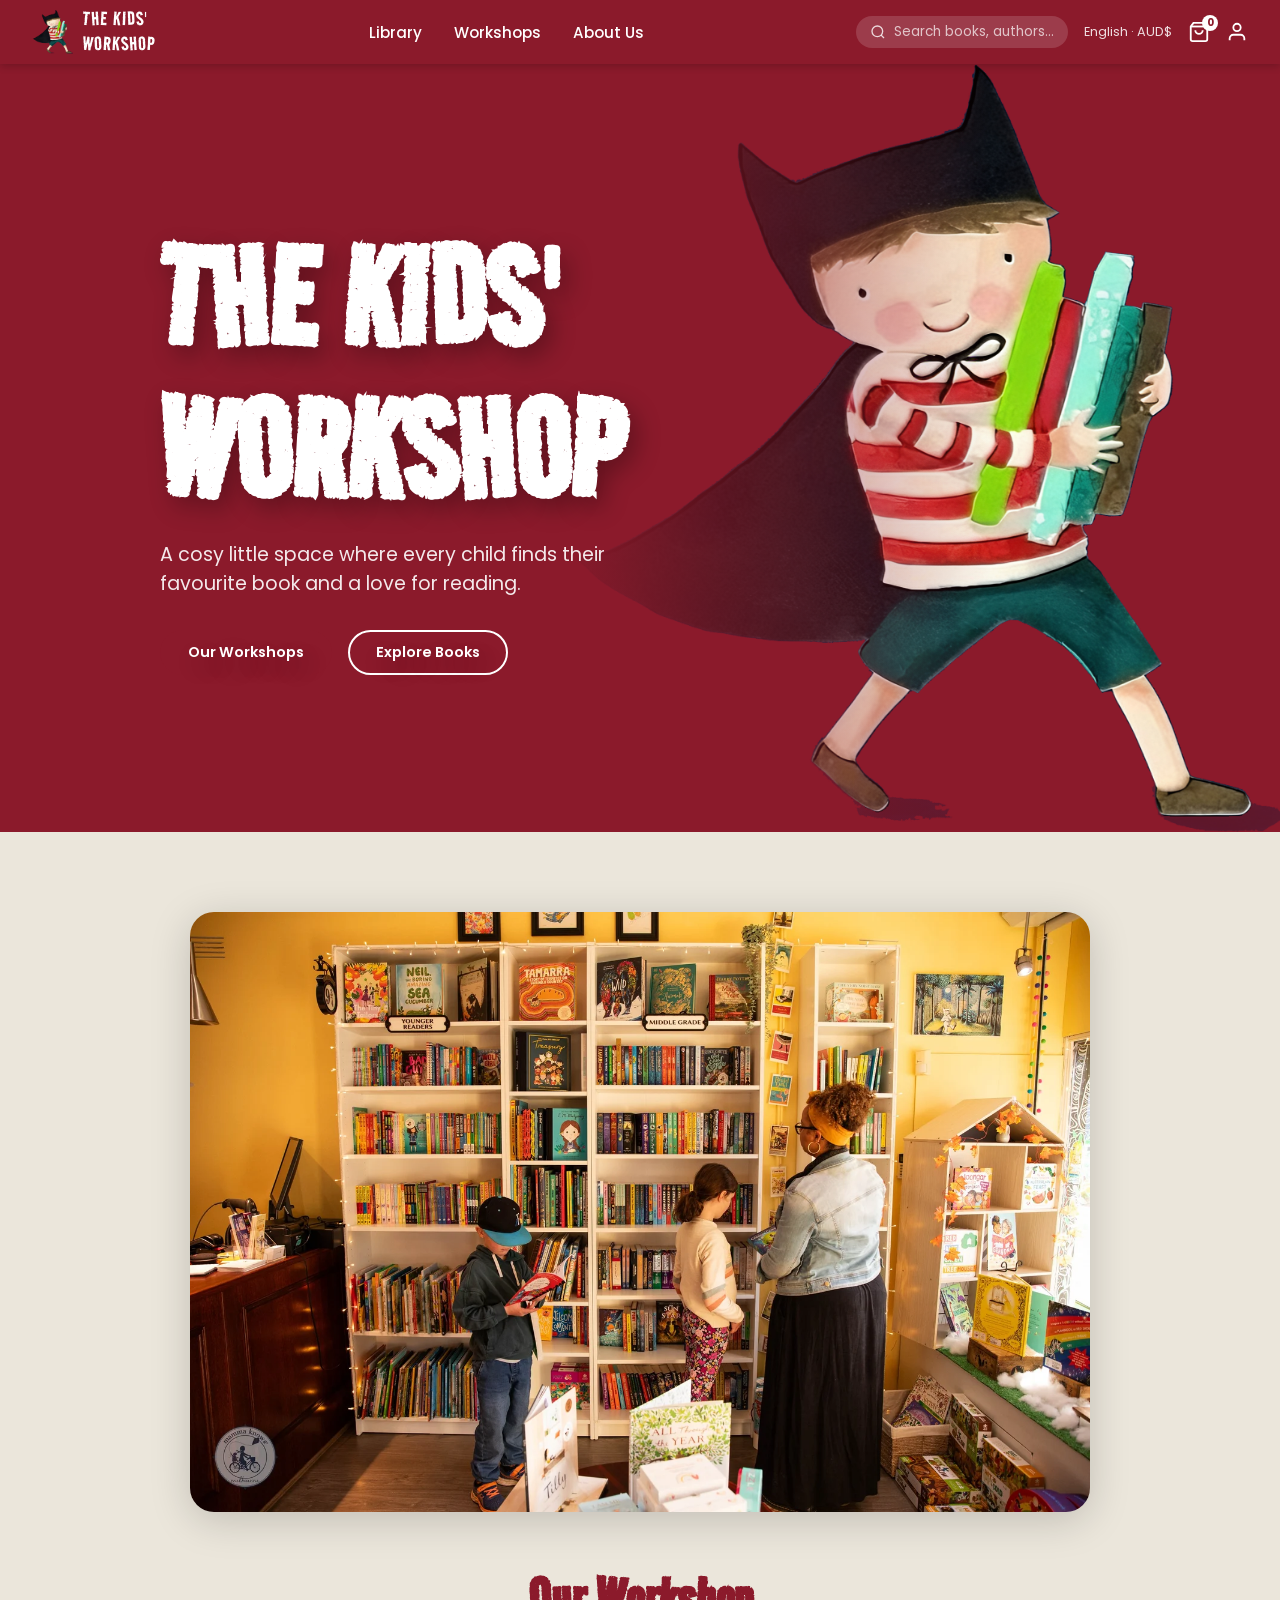
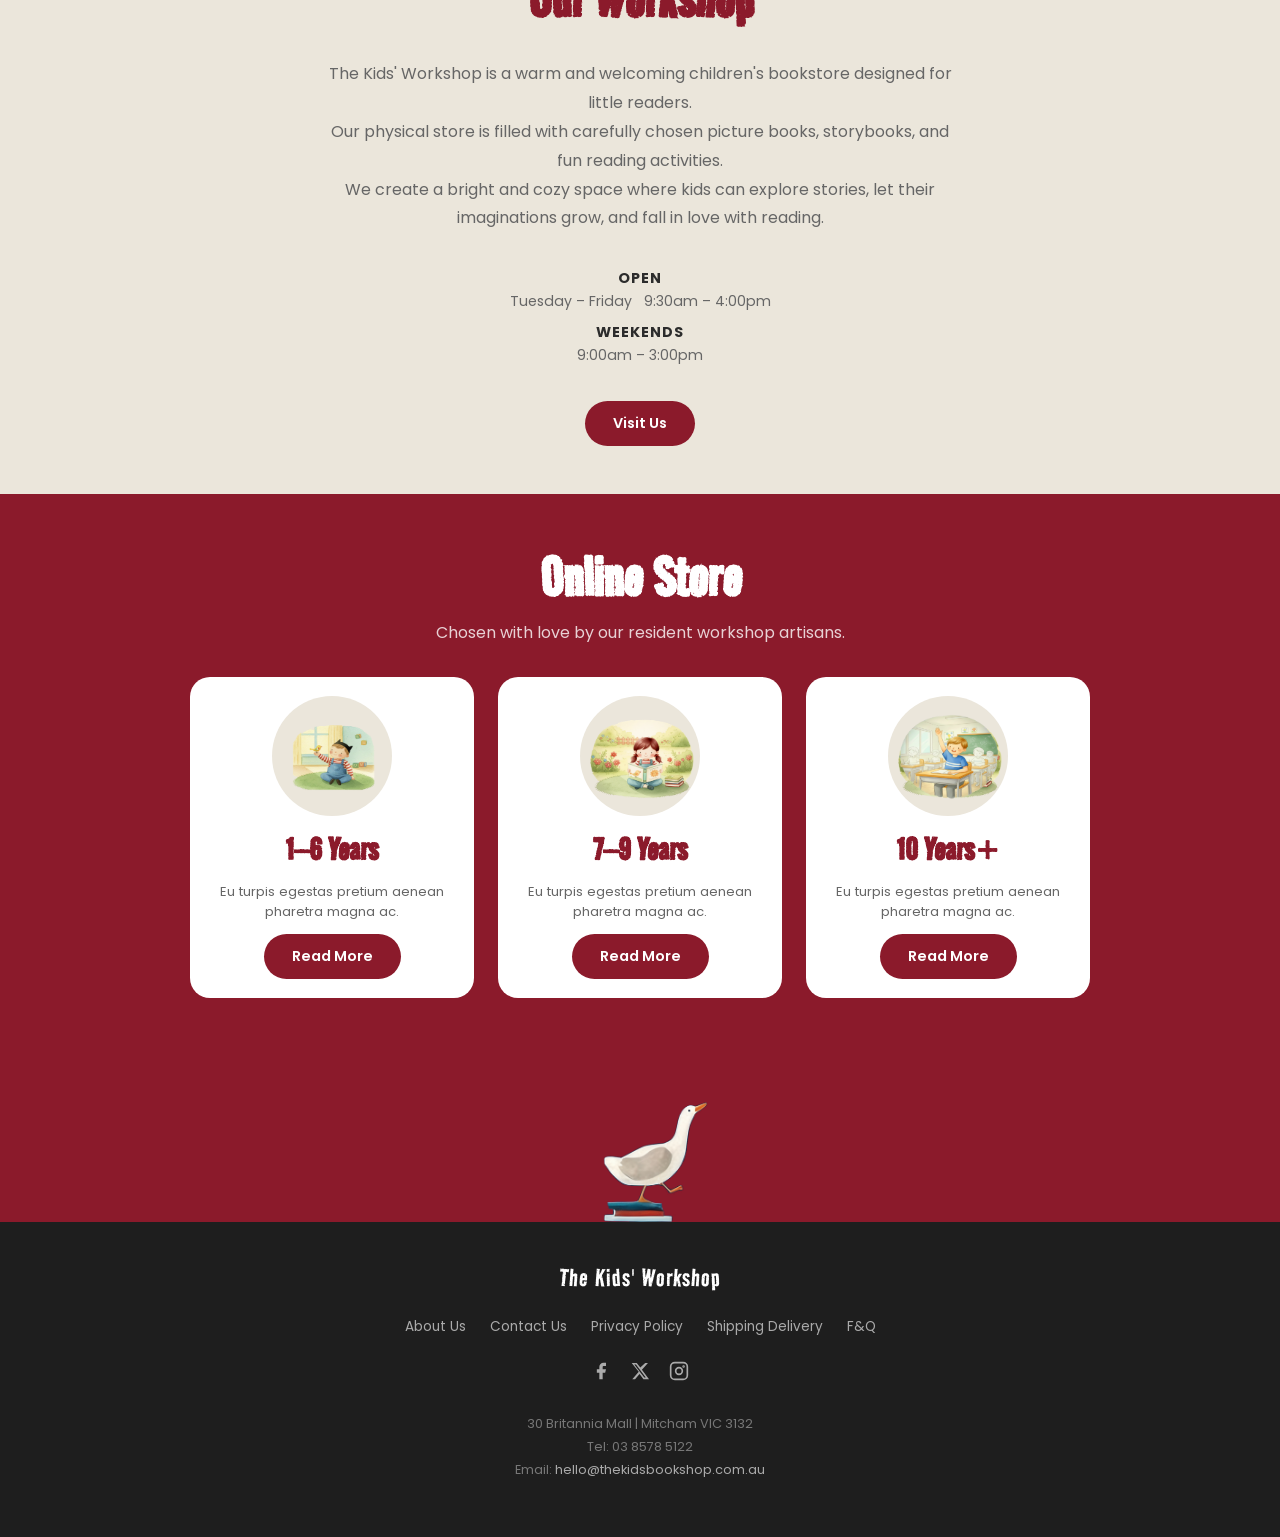
<file: TKW_HomePage.html>
<!DOCTYPE html>
<html lang="en">
<head>
    <meta charset="UTF-8">
    <meta name="viewport" content="width=device-width, initial-scale=1.0">
    <title>The Kids' Workshop</title>
     <link rel="stylesheet" href="TKW.css">
     <link rel="stylesheet" href="TKW_HomePage.css" />
</head>

<body>
  <header class="site-header">
    <a href="index.html" class="header-logo">
      <img src="TKW Image Sources/original_tkbartboard_10.png" alt="The Kids' Workshop Logo" />
      <div class="header-logo-text">THE KIDS'<br>WORKSHOP</div>
    </a>
    <nav class="header-nav">
      <a href="TKW_library.html">Library</a>
      <a>Workshops</a>
      <a>About Us</a>
    </nav>
    
    <div class="header-right">
      <form class="header-search search-form" id="headerSearchForm">
        <svg width="16" height="16" fill="none" stroke="currentColor" stroke-width="2" viewBox="0 0 24 24">
          <circle cx="11" cy="11" r="8"/><path d="M21 21l-4.35-4.35"/>
        </svg>
        <input id="headerSearchInput" type="text" placeholder="Search books, authors..." />
      </form>

      <div class="header-icons">
        <span class="lang-badge">English · AUD$</span>
        <a href="TKW_ShoppingCart.html">
          <svg width="22" height="22" fill="none" stroke="currentColor" stroke-width="2" viewBox="0 0 24 24">
            <path d="M6 2L3 6v14a2 2 0 002 2h14a2 2 0 002-2V6l-3-4z"/><line x1="3" y1="6" x2="21" y2="6"/>
            <path d="M16 10a4 4 0 01-8 0"/>
          </svg>
          <span class="cart-count">0</span>
        </a>
        <a>
          <svg width="22" height="22" fill="none" stroke="currentColor" stroke-width="2" viewBox="0 0 24 24">
            <path d="M20 21v-2a4 4 0 00-4-4H8a4 4 0 00-4 4v2"/><circle cx="12" cy="7" r="4"/>
          </svg>
        </a>
      </div>
      <button class="hamburger" id="hamburger" aria-label="Open menu">
        <span></span><span></span><span></span>
      </button>
    </div>
  </header>

  <!-- Mobile Menu -->
  <nav class="mobile-menu" id="mobileMenu">
    <a href="TKW_library.html">Library</a>
    <a>Workshops</a>
    <a>About Us</a>
  </nav>

  <!-- HERO SECTION -->
  <section class="hero">
    <div class="hero-content">
      <h1 class="hero-title">THE KIDS'<br>WORKSHOP</h1>
      <p class="hero-subtitle">A cosy little space where every child finds their favourite book and a love for reading.</p>
      <div class="hero-buttons">
        <a class="btn-primary">Our Workshops</a>
        <a href="TKW_library.html" class="btn-outline">Explore Books</a>
      </div>
    </div>
    <div class="hero-image">
      <img src="TKW Image Sources/original_tkbartboard_10.png" alt="Child with books" />
    </div>
  </section>

  <!-- STORE PHOTO SECTION -->
  <div class="Workshop">
  <!-- OUR WORKSHOP INFO -->
  <section class="about-section">
      <section class="store-section">
    <div class="store-image-wrap">
      <img src="TKW Image Sources/store.png" alt="Inside the Kids' Workshop store" />
    </div>
  </section>
    <h2 class="section-title">Our Workshop</h2>
    <p class="about-desc">
      The Kids' Workshop is a warm and welcoming children's bookstore designed for little readers.<br />
      Our physical store is filled with carefully chosen picture books, storybooks, and fun reading activities.<br />
      We create a bright and cozy space where kids can explore stories, let their imaginations grow, and fall in love with reading.
    </p>

    <div class="hours-block">
      <div class="hours-row">
        <strong>OPEN</strong>
        <span>Tuesday – Friday &nbsp; 9:30am – 4:00pm</span>
      </div>
      <div class="hours-row">
        <strong>WEEKENDS</strong>
        <span>9:00am – 3:00pm</span>
      </div>
    </div>

    <a class="btn-primary">Visit Us</a>
  </section>

</div>

  <!-- ONLINE STORE SECTION -->
  <section class="online-store-section">
    <h2 class="section-title" style="color:#fff;">Online Store</h2>
    <p class="section-subtitle" style="color:rgba(255,255,255,0.8);">Chosen with love by our resident workshop artisans.</p>

    <div class="age-categories">
      <a href="TKW_library.html" class="age-card">
        <div class="age-card-img"><img src="TKW Image Sources/3.png" alt="Books for 1-6 years" /></div>
        <h2>1–6 Years</h2>
        <p>Eu turpis egestas pretium aenean pharetra magna ac.</p>
        <span class="btn-primary" style="margin-top:auto;">Read More</span>
      </a>
      <a href="TKW_library.html" class="age-card">
        <div class="age-card-img"><img src="TKW Image Sources/7.png" alt="Books for 7-9 years" /></div>
        <h2>7–9 Years</h2>
        <p>Eu turpis egestas pretium aenean pharetra magna ac.</p>
        <span class="btn-primary" style="margin-top:auto;">Read More</span>
      </a>
      <a href="TKW_library.html" class="age-card">
        <div class="age-card-img"><img src="TKW Image Sources/10.png" alt="Books for 10+ years" /></div>
        <h2>10 Years+</h2>
        <p>Eu turpis egestas pretium aenean pharetra magna ac.</p>
        <span class="btn-primary" style="margin-top:auto;">Read More</span>
      </a>
    </div>
  </section>

  <section class="mascot-goose">
    <img src="TKW Image Sources/goose.png" alt="Goose mascot" />
  </section>  

  <!-- FOOTER -->
  <footer class="site-footer">
    <div class="footer-main">
      <div class="footer-logo-text">The Kids' Workshop</div>
      <div class="footer-links">
        <a href="about.html">About Us</a>
        <a href="contact.html">Contact Us</a>
        <a href="privacy.html">Privacy Policy</a>
        <a href="shipping.html">Shipping Delivery</a>
        <a href="faq.html">F&Q</a>
      </div>
      <div class="footer-social"> 
        <a href="https://www.facebook.com/thekidsbookshop/" aria-label="Facebook">
          <svg width="20" height="20" fill="currentColor" viewBox="0 0 24 24"><path d="M18 2h-3a5 5 0 00-5 5v3H7v4h3v8h4v-8h3l1-4h-4V7a1 1 0 011-1h3z"/></svg>
        </a>
        <a href="https://x.com/TheKidsBookshop" aria-label="X">
          <svg width="20" height="20" fill="currentColor" viewBox="0 0 24 24">
            <path d="M18.244 2.25h3.308l-7.227 8.26 8.502 11.24H16.17l-4.714-6.231-5.401 6.231H2.746l7.73-8.835L2.013 2.25H8.08l4.253 5.622 5.91-5.622Zm-1.161 17.52h1.833L7.084 4.126H5.117Z"/>
          </svg>
        </a>
        <a href="https://www.instagram.com/thekidsbookshop/" aria-label="Instagram">
          <svg width="20" height="20" fill="none" stroke="currentColor" stroke-width="2" viewBox="0 0 24 24"><rect x="2" y="2" width="20" height="20" rx="5"/><circle cx="12" cy="12" r="4"/><circle cx="17.5" cy="6.5" r="0.5" fill="currentColor"/></svg>
        </a>
      </div>
      <div class="footer-contact">
        30 Britannia Mall | Mitcham VIC 3132<br />
        Tel: 03 8578 5122<br />
        Email: <a href="mailto:hello@thekidsbookshop.com.au" style="color:#aaa;">hello@thekidsbookshop.com.au</a>
      </div>
    </div>
  </footer>

  <script src="TKW.JS"></script>
</body>
</html>

</body>
</html>
</file>
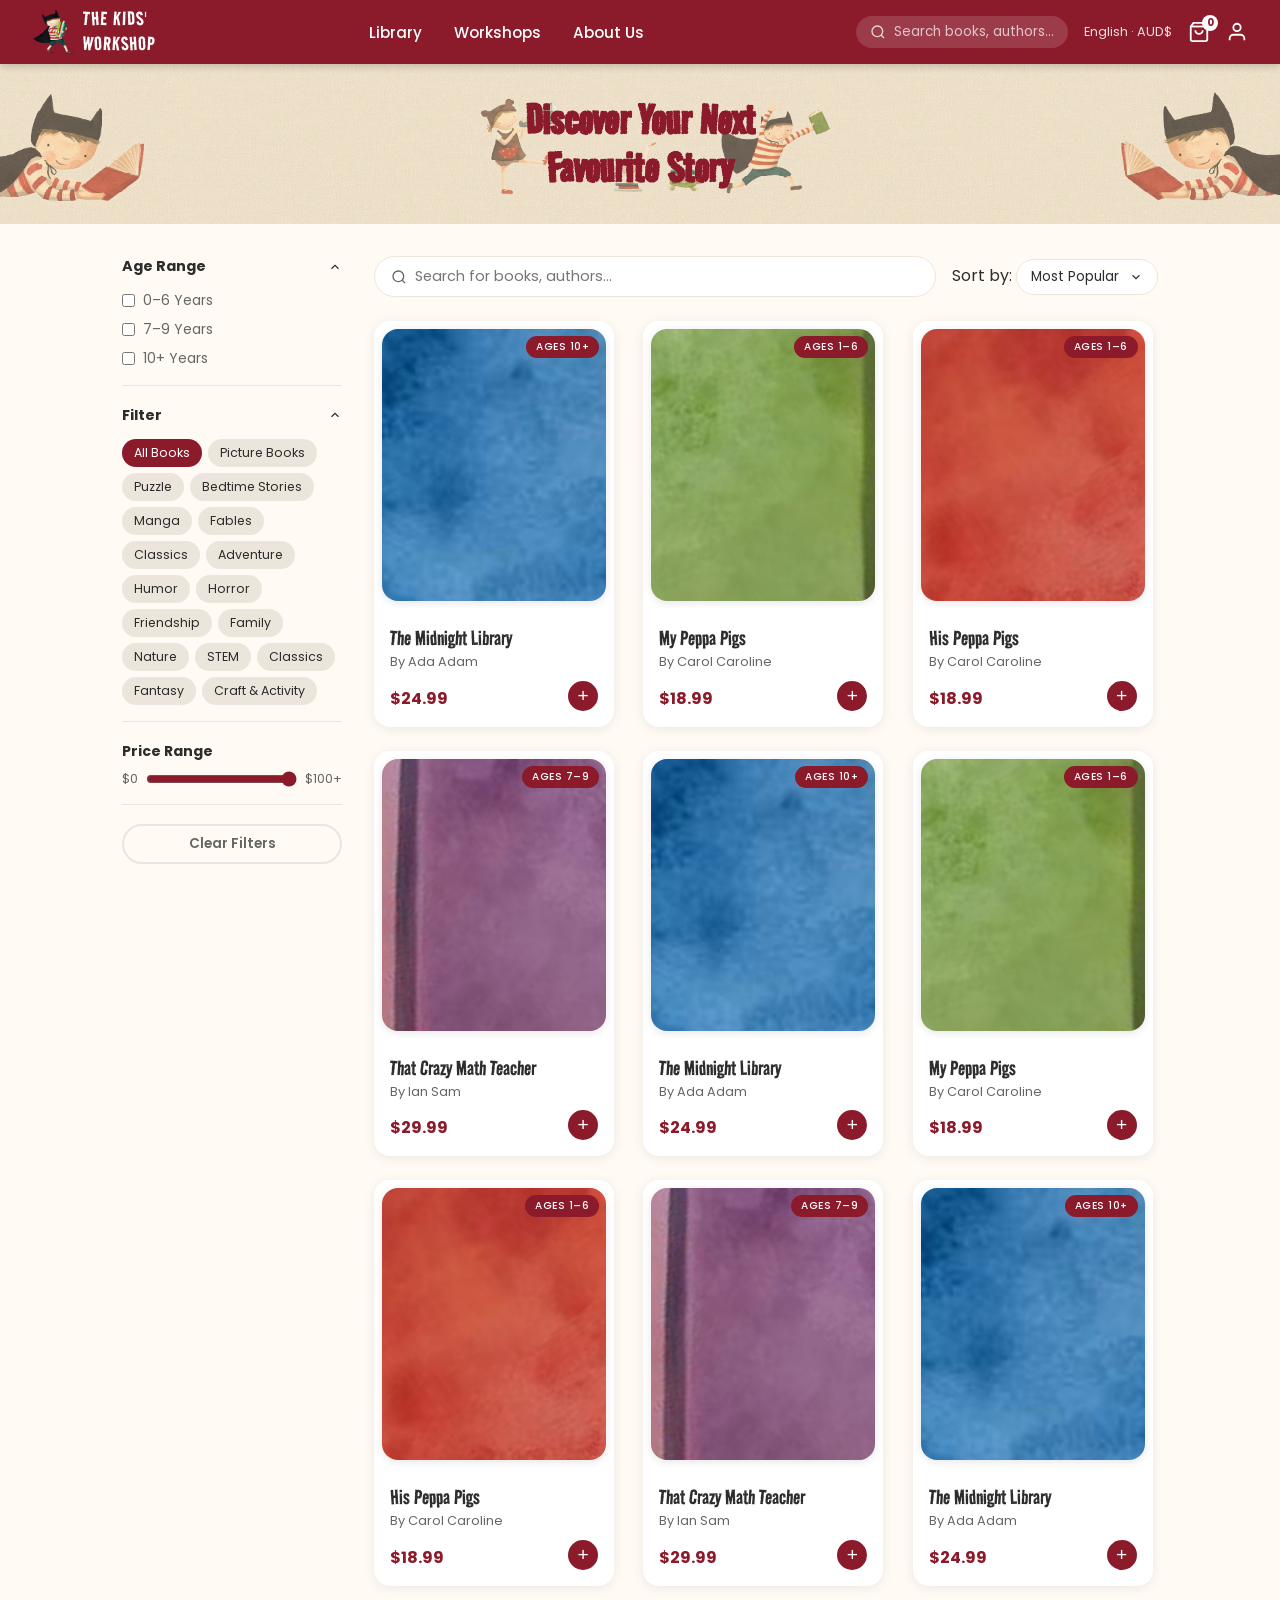
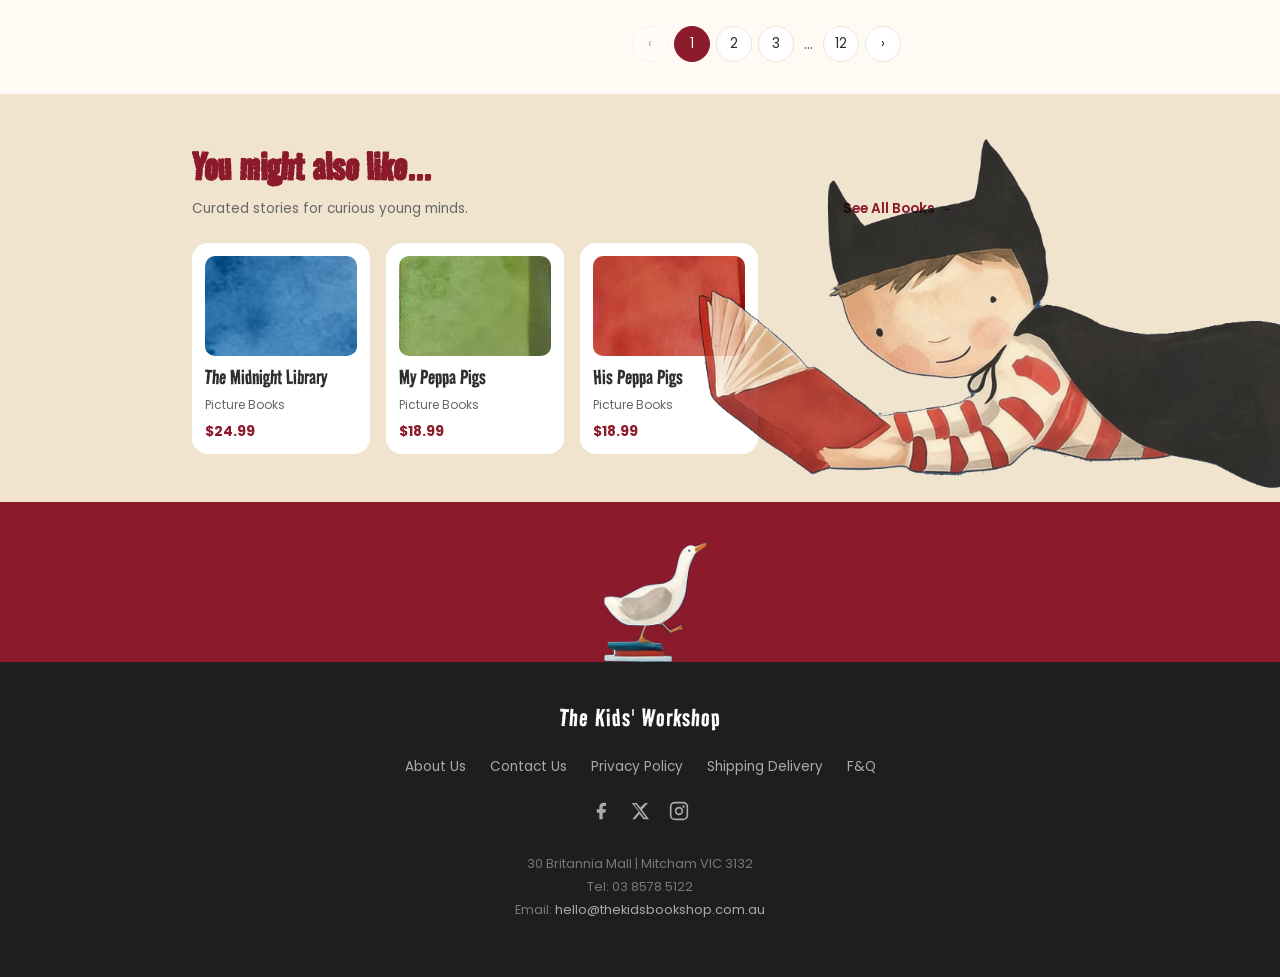
<file: TKW_library.html>
<!DOCTYPE html>
<html lang="en">
<head>
  <meta charset="UTF-8" />
  <meta name="viewport" content="width=device-width, initial-scale=1.0" />
  <title>Library – The Kids' Workshop</title>
  <link rel="stylesheet" href="TKW.css" />
  <link rel="stylesheet" href="TWK_library.css" />
</head>

<body>
  <header class="site-header">
    <a href="index.html" class="header-logo">
      <img src="TKW Image Sources/original_tkbartboard_10.png" alt="The Kids' Workshop Logo" />
      <div class="header-logo-text">THE KIDS'<br>WORKSHOP</div>
    </a>
    <nav class="header-nav">
      <a href="TKW_library.html">Library</a>
      <a>Workshops</a>
      <a>About Us</a>
    </nav>
    
    <div class="header-right">
      <form class="header-search search-form" id="headerSearchForm">
        <svg width="16" height="16" fill="none" stroke="currentColor" stroke-width="2" viewBox="0 0 24 24">
          <circle cx="11" cy="11" r="8"/><path d="M21 21l-4.35-4.35"/>
        </svg>
        <input id="headerSearchInput" type="text" placeholder="Search books, authors..." />
      </form>

      <div class="header-icons">
        <span class="lang-badge">English · AUD$</span>
        <a href="TKW_ShoppingCart.html">
          <svg width="22" height="22" fill="none" stroke="currentColor" stroke-width="2" viewBox="0 0 24 24">
            <path d="M6 2L3 6v14a2 2 0 002 2h14a2 2 0 002-2V6l-3-4z"/><line x1="3" y1="6" x2="21" y2="6"/>
            <path d="M16 10a4 4 0 01-8 0"/>
          </svg>
          <span class="cart-count">0</span>
        </a>
        <a>
          <svg width="22" height="22" fill="none" stroke="currentColor" stroke-width="2" viewBox="0 0 24 24">
            <path d="M20 21v-2a4 4 0 00-4-4H8a4 4 0 00-4 4v2"/><circle cx="12" cy="7" r="4"/>
          </svg>
        </a>
      </div>
      <button class="hamburger" id="hamburger" aria-label="Open menu">
        <span></span><span></span><span></span>
      </button>
    </div>
  </header>

  <!-- Mobile Menu -->
  <nav class="mobile-menu" id="mobileMenu">
    <a href="TKW_library.html">Library</a>
    <a>Workshops</a>
    <a>About Us</a>
  </nav>


 <!-- banner -->
  <div class="cart-banner" style="background-image: url('TKW Image Sources/original_banner-patternartboard_6-100.jpg');">
    <h1 class="cart-banner-title">Discover Your Next<br>Favourite Story</h1>
</div>



<!-- Contents -->
  <div class="library-layout">
    <!-- filter -->
    <aside class="sidebar">
      <div class="sidebar-section">
        <button class="sidebar-toggle" data-target="ageFilter">
          Age Range <svg width="14" height="14" fill="none" stroke="currentColor" stroke-width="2" viewBox="0 0 24 24"><polyline points="18 15 12 9 6 15"/></svg>
        </button>
        <div id="ageFilter" class="sidebar-content">
          <label class="checkbox-label"><input type="checkbox" class="age-checkbox" value="0-6" /> 0–6 Years</label>
          <label class="checkbox-label"><input type="checkbox" class="age-checkbox" value="7-9" /> 7–9 Years</label>
          <label class="checkbox-label"><input type="checkbox" class="age-checkbox" value="10plus" /> 10+ Years</label>
        </div>
      </div>

      <div class="sidebar-section">
        <button class="sidebar-toggle" data-target="filterTags">
          Filter <svg width="14" height="14" fill="none" stroke="currentColor" stroke-width="2" viewBox="0 0 24 24"><polyline points="18 15 12 9 6 15"/></svg>
        </button>
        <div id="filterTags" class="sidebar-content">
          <div class="filter-chips">
            <button class="filter-chip active">All Books</button>
            <button class="filter-chip">Picture Books</button>
            <button class="filter-chip">Puzzle</button>
            <button class="filter-chip">Bedtime Stories</button>
            <button class="filter-chip">Manga</button>
            <button class="filter-chip">Fables</button>
            <button class="filter-chip">Classics</button>
            <button class="filter-chip">Adventure</button>
            <button class="filter-chip">Humor</button>
            <button class="filter-chip">Horror</button>
            <button class="filter-chip">Friendship</button>
            <button class="filter-chip">Family</button>
            <button class="filter-chip">Nature</button>
            <button class="filter-chip">STEM</button>
            <button class="filter-chip">Classics</button>
            <button class="filter-chip">Fantasy</button>
            <button class="filter-chip">Craft & Activity</button>
          </div>
        </div>
      </div>

      <div class="sidebar-section">
        <p class="sidebar-label">Price Range</p>
        <div class="price-range-row">
          <span>$0</span>
          <input type="range" min="0" max="100" value="100" class="price-slider" />
          <span>$100+</span>
        </div>
      </div>

      <button class="btn-outline-dark" style="text-align: center;">Clear Filters</button>
    </aside>

    <!-- Gallery header -->
    <main class="library-main">

      <!-- Search + Sort bar -->
      <div class="search-sort-bar">
        <form class="lib-search-form search-form" id="librarySearchForm">
          <svg width="16" height="16" fill="none" stroke="currentColor" stroke-width="2" viewBox="0 0 24 24">
            <circle cx="11" cy="11" r="8"/><path d="M21 21l-4.35-4.35"/>
          </svg>
          <input id="librarySearchInput" type="text" placeholder="Search for books, authors..." />
        
      <!-- Search Dropdown-->
      <div class="search-popup" id="searchPopup">

        <!-- Recent Searches-->
        <div class="search-popup-section">
          <div class="search-popup-row">
            <span class="search-popup-label">Recent Searches</span>
            <button class="search-popup-clear">Clear All</button>
          </div>
          <div class="search-recent-tags">
            <span class="search-recent-tag">Bedtime Stories <span class="tag-x">×</span></span>
            <span class="search-recent-tag">Ada Adam <span class="tag-x">×</span></span>
            <span class="search-recent-tag">Picture Books <span class="tag-x">×</span></span>
          </div>
        </div>

        <!-- AI Guess -->
        <div class="search-popup-section">
          <div class="search-ai-label">
            ✦ Guess What You're Looking For?
          </div>
          <a href="TKW_product-midnight.html" class="search-ai-card">
            <div class="search-ai-card-bg" style="background-image: url('TKW Image Sources/b1.5.png');"></div>
            <div class="search-ai-card-content">
              <span class="search-ai-badge">FANTASY</span>
              <div class="search-ai-title">That Midnight<br>Library</div>
              <div class="search-ai-desc">A gripping tale of numbers, mystery, and midnight magic.</div>
            </div>
          </a>
        </div>
        <!-- Trending-->
        <div class="search-popup-section">
          <div class="search-popup-label">Trending Stories</div>
          <div class="search-trending-list">
            <div class="search-trending-item">
              <div class="search-trending-icon search-trending-icon--book">
                <svg width="16" height="16" fill="none" stroke="currentColor" stroke-width="2" viewBox="0 0 24 24"><path d="M2 3h6a4 4 0 014 4v14a3 3 0 00-3-3H2z"/><path d="M22 3h-6a4 4 0 00-4 4v14a3 3 0 013-3h7z"/></svg>
              </div>
              <div class="search-trending-text">
                <div class="search-trending-name">That Nightmare Math Teacher</div>
                <div class="search-trending-sub">3.4k reads</div>
              </div>
              <svg class="search-trending-arrow" width="16" height="16" fill="none" stroke="currentColor" stroke-width="2" viewBox="0 0 24 24"><polyline points="9 18 15 12 9 6"/></svg>
            </div>
            <div class="search-trending-item">
              <div class="search-trending-icon search-trending-icon--pencil">
                <svg width="16" height="16" fill="none" stroke="currentColor" stroke-width="2" viewBox="0 0 24 24"><path d="M12 20h9"/><path d="M16.5 3.5a2.121 2.121 0 013 3L7 19l-4 1 1-4L16.5 3.5z"/></svg>
              </div>
              <div class="search-trending-text">
                <div class="search-trending-name">How to Draw a Peppa Pig</div>
                <div class="search-trending-sub">1.2k downloads</div>
              </div>
              <svg class="search-trending-arrow" width="16" height="16" fill="none" stroke="currentColor" stroke-width="2" viewBox="0 0 24 24"><polyline points="9 18 15 12 9 6"/></svg>
            </div>
          </div>
        </div>

      </div>
        </form>
        
      <div class="sort-row">
        <label>Sort by:</label>
        <div class="sortBy-dropdown">
          <div class="sortBy-selected">Most Popular <svg width="14" height="14" fill="none" stroke="currentColor" stroke-width="2" viewBox="0 0 24 24"><polyline points="6 9 12 15 18 9"/></svg></div>
          <ul class="sortBy-options">
            <li class="active">Most Popular</li>
            <li>Price: Low to High</li>
            <li>Price: High to Low</li>
            <li>Newest</li>
          </ul>
        </div>
        </div>
      </div>

      <!-- Gallery grid -->
      <div class="books-grid">

        <!-- Card 1 -->
        <a href="TKW_product-midnight.html" class="book-card">
          <div class="book-card-img">
            <img src="TKW Image Sources/b1.5.png" alt="The Midnight Library" />
            <span class="age-badge">Ages 10+</span>
          </div>
          <div class="book-card-body">
            <div class="book-card-title">The Midnight Library</div>
            <div class="book-card-author">By Ada Adam</div>
            <div class="book-card-footer">
              <span class="book-price">$24.99</span>
              <button class="add-btn">+</button>
            </div>
          </div>
        </a>

        <!-- Card 2 -->
        <a href="TKW_product-mypeppa.html" class="book-card">
          <div class="book-card-img">
            <img src="TKW Image Sources/b2.5.png" alt="My Peppa Pigs" />
            <span class="age-badge">Ages 1–6</span>
          </div>
          <div class="book-card-body">
            <div class="book-card-title">My Peppa Pigs</div>
            <div class="book-card-author">By Carol Caroline</div>
            <div class="book-card-footer">
              <span class="book-price">$18.99</span>
              <button class="add-btn">+</button>
            </div>
          </div>
        </a>

        <!-- Card 3 -->
        <a href="TKW_product-hispeppa.html" class="book-card">
          <div class="book-card-img">
            <img src="TKW Image Sources/b3.5.png" alt="His Peppa Pigs" />
            <span class="age-badge">Ages 1–6</span>
          </div>
          <div class="book-card-body">
            <div class="book-card-title">His Peppa Pigs</div>
            <div class="book-card-author">By Carol Caroline</div>
            <div class="book-card-footer">
              <span class="book-price">$18.99</span>
              <button class="add-btn">+</button>
            </div>
          </div>
        </a>

        <!--Card 4 -->
        <a href="TKW_product-mathteacher.html" class="book-card">
          <div class="book-card-img">
            <img src="TKW Image Sources/b4.5.png" alt="That Crazy Math Teacher" />
            <span class="age-badge">Ages 7–9</span>
          </div>
          <div class="book-card-body">
            <div class="book-card-title">That Crazy Math Teacher</div>
            <div class="book-card-author">By Ian Sam</div>
            <div class="book-card-footer">
              <span class="book-price">$29.99</span>
              <button class="add-btn">+</button>
            </div>
          </div>
        </a>

        <!-- Repeating cards for fuller grid look -->
        <!-- Card 1 -->
        <a href="TKW_product-midnight.html" class="book-card">
          <div class="book-card-img">
            <img src="TKW Image Sources/b1.5.png" alt="The Midnight Library" />
            <span class="age-badge">Ages 10+</span>
          </div>
          <div class="book-card-body">
            <div class="book-card-title">The Midnight Library</div>
            <div class="book-card-author">By Ada Adam</div>
            <div class="book-card-footer">
              <span class="book-price">$24.99</span>
              <button class="add-btn">+</button>
            </div>
          </div>
        </a>

        <!-- Card 2 -->
        <a href="TKW_product-mypeppa.html" class="book-card">
          <div class="book-card-img">
            <img src="TKW Image Sources/b2.5.png" alt="My Peppa Pigs" />
            <span class="age-badge">Ages 1–6</span>
          </div>
          <div class="book-card-body">
            <div class="book-card-title">My Peppa Pigs</div>
            <div class="book-card-author">By Carol Caroline</div>
            <div class="book-card-footer">
              <span class="book-price">$18.99</span>
              <button class="add-btn">+</button>
            </div>
          </div>
        </a>

        <!-- Card 3 -->
        <a href="TKW_product-hispeppa.html" class="book-card">
          <div class="book-card-img">
            <img src="TKW Image Sources/b3.5.png" alt="His Peppa Pigs" />
            <span class="age-badge">Ages 1–6</span>
          </div>
          <div class="book-card-body">
            <div class="book-card-title">His Peppa Pigs</div>
            <div class="book-card-author">By Carol Caroline</div>
            <div class="book-card-footer">
              <span class="book-price">$18.99</span>
              <button class="add-btn">+</button>
            </div>
          </div>
        </a>

        <!--Card 4 -->
        <a href="TKW_product-mathteacher.html" class="book-card">
          <div class="book-card-img">
            <img src="TKW Image Sources/b4.5.png" alt="That Crazy Math Teacher" />
            <span class="age-badge">Ages 7–9</span>
          </div>
          <div class="book-card-body">
            <div class="book-card-title">That Crazy Math Teacher</div>
            <div class="book-card-author">By Ian Sam</div>
            <div class="book-card-footer">
              <span class="book-price">$29.99</span>
              <button class="add-btn">+</button>
            </div>
          </div>
        </a>

        <!-- Card 1 -->
        <a href="TKW_product-midnight.html" class="book-card">
          <div class="book-card-img">
            <img src="TKW Image Sources/b1.5.png" alt="The Midnight Library" />
            <span class="age-badge">Ages 10+</span>
          </div>
          <div class="book-card-body">
            <div class="book-card-title">The Midnight Library</div>
            <div class="book-card-author">By Ada Adam</div>
            <div class="book-card-footer">
              <span class="book-price">$24.99</span>
              <button class="add-btn">+</button>
            </div>
          </div>
        </a>
</div>
      <!-- Pagination -->
      <div class="pagination">
        <button class="page-btn" disabled>&lsaquo;</button>
        <button class="page-btn active">1</button>
        <button class="page-btn">2</button>
        <button class="page-btn">3</button>
        <span class="page-ellipsis">…</span>
        <button class="page-btn">12</button>
        <button class="page-btn">&rsaquo;</button>
      </div>

    </main>
  </div>
 
  <!-- Recommend section -->
 <section class="also-like-section">
    <div class="also-like-inner">
      <div class="also-like-header">
        <div>
          <h2 class="section-title" style="text-align:left; font-size:2.8rem;">You might also like...</h2>
          <p style="font-size:0.85rem;color:var(--gray);">Curated stories for curious young minds.</p>
        </div>
        <a href="TKW_library.html" class="see-all-link">See All Books →</a>
      </div>
      <div class="also-like-grid">
        <a href="TKW_product-midnight.html" class="also-card">
          <img src="TKW Image Sources/b1.5.png" alt="The Midnight Library" />
          <div class="book-card-title">The Midnight Library</div>
          <div class="also-card-cat">Picture Books</div>
          <div class="also-card-price">$24.99</div>
        </a>
        <a href="TKW_product-mypeppa.html" class="also-card">
          <img src="TKW Image Sources/b2.5.png" alt="My Peppa Pigs" />
          <div class="book-card-title">My Peppa Pigs</div>
          <div class="also-card-cat">Picture Books</div>
          <div class="also-card-price">$18.99</div>
        </a>
        <a href="TKW_product-hispeppa.html" class="also-card">
          <img src="TKW Image Sources/b3.5.png" alt="His Peppa Pigs" />
          <div class="book-card-title">His Peppa Pigs</div>
          <div class="also-card-cat">Picture Books</div>
          <div class="also-card-price">$18.99</div>
        </a>
      </div>
        <a href="TKW_library.html" class="see-all-linkSub">See All Books →</a>
        <div class="also-like-deco" aria-hidden="true">
    <img src="TKW Image Sources/DecorFigure1.png" alt="Decoration Figure" />
  </div>
    </div>
  </section>
  
  <section class="mascot-goose">
    <img src="TKW Image Sources/goose.png" alt="Goose mascot" />
  </section>  

  <!-- FOOTER -->
  <footer class="site-footer">
    <div class="footer-main">
      <div class="footer-logo-text">The Kids' Workshop</div>
      <div class="footer-links">
        <a href="about.html">About Us</a>
        <a href="contact.html">Contact Us</a>
        <a href="privacy.html">Privacy Policy</a>
        <a href="shipping.html">Shipping Delivery</a>
        <a href="faq.html">F&Q</a>
      </div>
      <div class="footer-social"> 
        <a href="https://www.facebook.com/thekidsbookshop/" aria-label="Facebook">
          <svg width="20" height="20" fill="currentColor" viewBox="0 0 24 24"><path d="M18 2h-3a5 5 0 00-5 5v3H7v4h3v8h4v-8h3l1-4h-4V7a1 1 0 011-1h3z"/></svg>
        </a>
        <a href="https://x.com/TheKidsBookshop" aria-label="X">
          <svg width="20" height="20" fill="currentColor" viewBox="0 0 24 24">
            <path d="M18.244 2.25h3.308l-7.227 8.26 8.502 11.24H16.17l-4.714-6.231-5.401 6.231H2.746l7.73-8.835L2.013 2.25H8.08l4.253 5.622 5.91-5.622Zm-1.161 17.52h1.833L7.084 4.126H5.117Z"/>
          </svg>
        </a>
        <a href="https://www.instagram.com/thekidsbookshop/" aria-label="Instagram">
          <svg width="20" height="20" fill="none" stroke="currentColor" stroke-width="2" viewBox="0 0 24 24"><rect x="2" y="2" width="20" height="20" rx="5"/><circle cx="12" cy="12" r="4"/><circle cx="17.5" cy="6.5" r="0.5" fill="currentColor"/></svg>
        </a>
      </div>
      <div class="footer-contact">
        30 Britannia Mall | Mitcham VIC 3132<br />
        Tel: 03 8578 5122<br />
        Email: <a href="mailto:hello@thekidsbookshop.com.au" style="color:#aaa;">hello@thekidsbookshop.com.au</a>
      </div>
    </div>
  </footer>
<script src="TKW.JS"></script>
      <script src="TKW_library.js"></script>
</body>
</html>
</file>
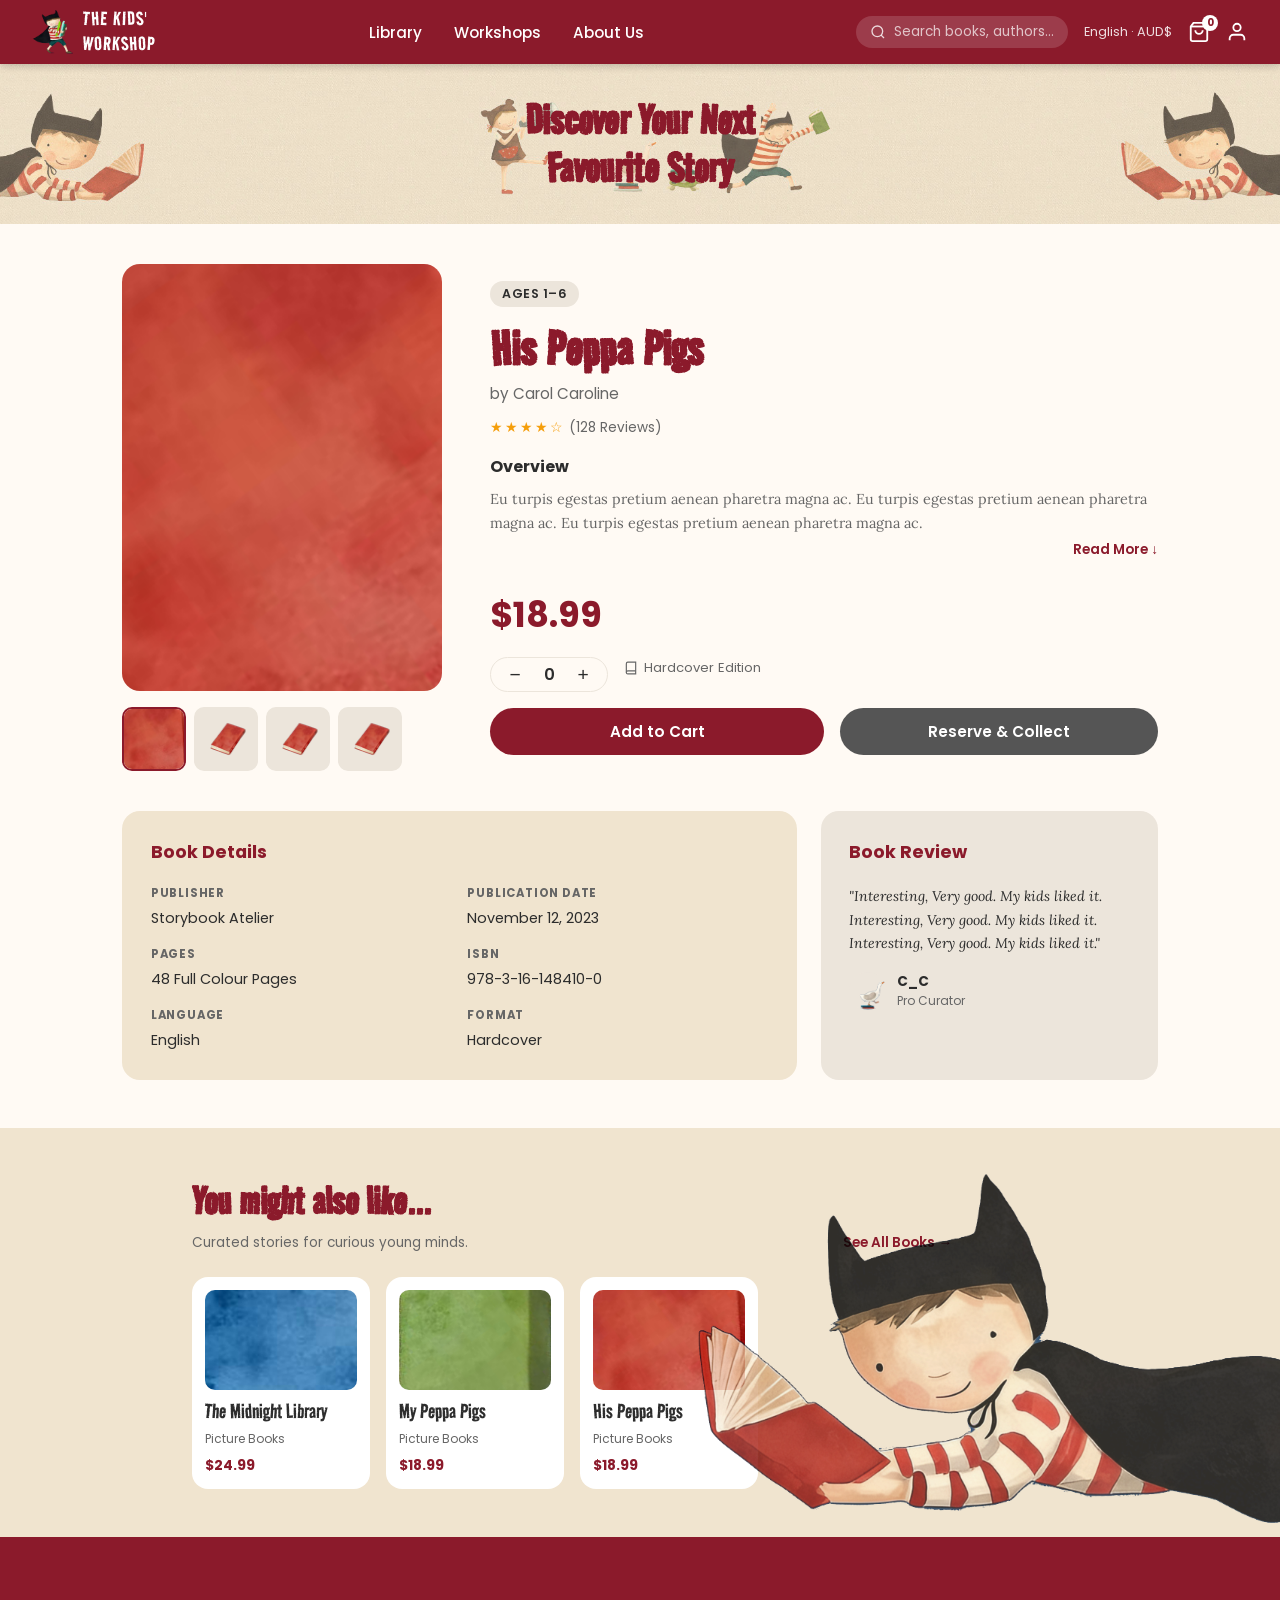
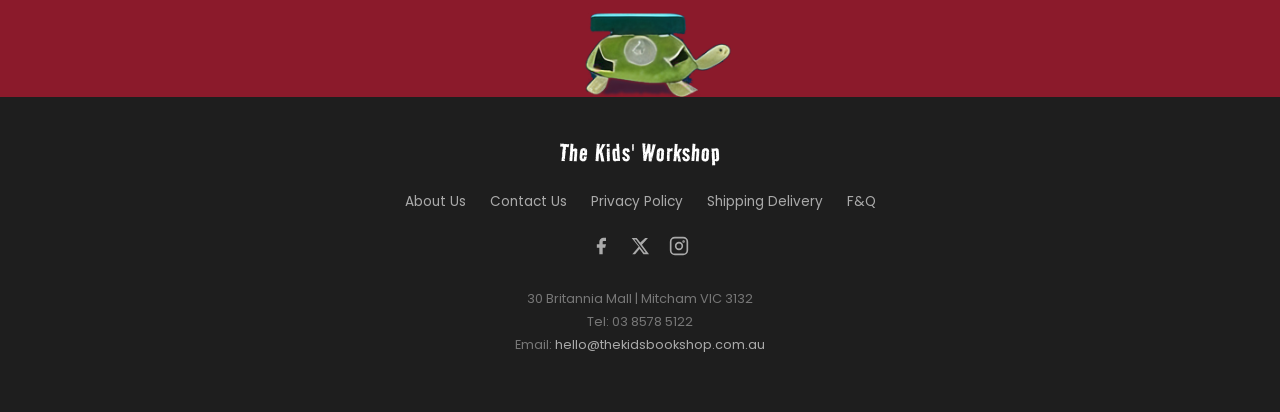
<file: TKW_product-hispeppa.html>
<!DOCTYPE html>
<html lang="en">
<head>
  <meta charset="UTF-8" />
  <meta name="viewport" content="width=device-width, initial-scale=1.0" />
  <title>Library – The Kids' Workshop</title>
  <link rel="stylesheet" href="TKW.css" />
  <link rel="stylesheet" href="TKW_product.css" />
</head>

<body>
  <header class="site-header">
    <a href="index.html" class="header-logo">
      <img src="TKW Image Sources/original_tkbartboard_10.png" alt="The Kids' Workshop Logo" />
      <div class="header-logo-text">THE KIDS'<br>WORKSHOP</div>
    </a>
    <nav class="header-nav">
      <a href="TKW_library.html">Library</a>
      <a>Workshops</a>
      <a>About Us</a>
    </nav>
    
    <div class="header-right">
      <form class="header-search search-form" id="headerSearchForm">
        <svg width="16" height="16" fill="none" stroke="currentColor" stroke-width="2" viewBox="0 0 24 24">
          <circle cx="11" cy="11" r="8"/><path d="M21 21l-4.35-4.35"/>
        </svg>
        <input id="headerSearchInput" type="text" placeholder="Search books, authors..." />
      </form>

      <div class="header-icons">
        <span class="lang-badge">English · AUD$</span>
        <a href="TKW_ShoppingCart.html">
          <svg width="22" height="22" fill="none" stroke="currentColor" stroke-width="2" viewBox="0 0 24 24">
            <path d="M6 2L3 6v14a2 2 0 002 2h14a2 2 0 002-2V6l-3-4z"/><line x1="3" y1="6" x2="21" y2="6"/>
            <path d="M16 10a4 4 0 01-8 0"/>
          </svg>
          <span class="cart-count">0</span>
        </a>
        <a>
          <svg width="22" height="22" fill="none" stroke="currentColor" stroke-width="2" viewBox="0 0 24 24">
            <path d="M20 21v-2a4 4 0 00-4-4H8a4 4 0 00-4 4v2"/><circle cx="12" cy="7" r="4"/>
          </svg>
        </a>
      </div>
      <button class="hamburger" id="hamburger" aria-label="Open menu">
        <span></span><span></span><span></span>
      </button>
    </div>
  </header>

  <!-- Mobile Menu -->
  <nav class="mobile-menu" id="mobileMenu">
    <a href="TKW_library.html">Library</a>
    <a>Workshops</a>
    <a>About Us</a>
  </nav>

 <!-- banner -->
  <div class="cart-banner" style="background-image: url('TKW Image Sources/original_banner-patternartboard_6-100.jpg');">
    <h1 class="cart-banner-title">Discover Your Next<br>Favourite Story</h1>
</div>

    <section class="product-section">
    <div class="product-images">
      <div class="product-main-img">
        <img src="TKW Image Sources/b3.5.png" alt="His Peppa Pigs" />
        <div class="recommend-badge">✦ Recommend</div>
      </div>
      <div class="product-thumbs">
        <div class="thumb active"><img src="TKW Image Sources/b3.5.png" alt="CoverPage" /></div>
        <div class="thumb"><img src="TKW Image Sources/b3.png" alt="Thumbnail 1" /></div>
        <div class="thumb"><img src="TKW Image Sources/b3.png" alt="Thumbnail 2" /></div>
        <div class="thumb"><img src="TKW Image Sources/b3.png" alt="Thumbnail 3" /></div>
      </div>
    </div>

    <!-- Info -->

    <body data-book-id="hispeppa"
      data-book-title="His Peppa Pigs"
      data-book-price="18.99"
      data-book-img="TKW Image Sources/b3.5.png">
      
    <div class="product-info">
      
      <span class="product-age-tag">Ages 1–6</span>
      <h1 class="product-title">His Peppa Pigs</h1>
      <p class="product-author">by Carol Caroline</p>

      <div class="stars">
        <span class="star-icons">★★★★☆</span>
        <span>(128 Reviews)</span>
      </div>

      <div class="product-overview">
        <h3>Overview</h3>
        <p>Eu turpis egestas pretium aenean pharetra magna ac. Eu turpis egestas pretium aenean pharetra magna ac. Eu turpis egestas pretium aenean pharetra magna ac.</p>
        <button class="read-more-btn">Read More ↓</button>
      </div>

      <div class="product-price-row">
        <span class="product-price">$18.99</span>
        <span class="product-price-original"></span>
      </div>

      <div class="product-actions">
        <div class="qty-control">
          <button class="qty-btn" id="qtyMinus">−</button>
          <span class="qty-num" id="qtyDisplay">0</span>
          <button class="qty-btn" id="qtyPlus">+</button>
        </div>
        <div class="edition-row">
          <svg width="14" height="14" fill="none" stroke="currentColor" stroke-width="2" viewBox="0 0 24 24"><path d="M4 19.5A2.5 2.5 0 016.5 17H20"/><path d="M6.5 2H20v20H6.5A2.5 2.5 0 014 19.5v-15A2.5 2.5 0 016.5 2z"/></svg>
          Hardcover Edition
        </div>      
    </div>

      <div class="btn-row-2">
              <button class="btn-add-cart" id="addToCartBtn">Add to Cart</button> 
              <button class="btn-reserve">Reserve &amp; Collect</button>
      </div>
    </div>
  </section>

  <!-- ===== BOOK DETAILS + REVIEW ===== -->
  <div class="product-details-section">
    <div class="details-card">
      <h3>Book Details</h3>
      <div class="details-grid">
        <div class="detail-item">
          <label>Publisher</label>
          <span>Storybook Atelier</span>
        </div>
        <div class="detail-item">
          <label>Publication Date</label>
          <span>November 12, 2023</span>
        </div>
        <div class="detail-item">
          <label>Pages</label>
          <span>48 Full Colour Pages</span>
        </div>
        <div class="detail-item">
          <label>ISBN</label>
          <span>978-3-16-148410-0</span>
        </div>
        <div class="detail-item">
          <label>Language</label>
          <span>English</span>
        </div>
        <div class="detail-item">
          <label>Format</label>
          <span>Hardcover</span>
        </div>
      </div>
    </div>

    <div class="review-card">
      <h3>Book Review</h3>
      <p class="review-quote">"Interesting, Very good. My kids liked it. Interesting, Very good. My kids liked it. Interesting, Very good. My kids liked it."</p>
      <div class="reviewer">
        <div class="reviewer-avatar">
          <img src="TKW Image Sources/goose.png" alt="C_C" />
        </div>
        <div>
          <div class="reviewer-name">C_C</div>
          <div class="reviewer-role">Pro Curator</div>
        </div>
      </div>
    </div>
  </div>

    <!-- Recommend section -->
 <section class="also-like-section">
    <div class="also-like-inner">
      <div class="also-like-header">
        <div>
          <h2 class="section-title" style="text-align:left; font-size:2.8rem;">You might also like...</h2>
          <p style="font-size:0.85rem;color:var(--gray);">Curated stories for curious young minds.</p>
        </div>
        <a href="TKW_library.html" class="see-all-link">See All Books →</a>
      </div>
      <div class="also-like-grid">
        <a href="TKW_product-midnight.html" class="also-card">
          <img src="TKW Image Sources/b1.5.png" alt="The Midnight Library" />
          <div class="book-card-title">The Midnight Library</div>
          <div class="also-card-cat">Picture Books</div>
          <div class="also-card-price">$24.99</div>
        </a>
        <a href="TKW_product-mypeppa.html" class="also-card">
          <img src="TKW Image Sources/b2.5.png" alt="My Peppa Pigs" />
          <div class="book-card-title">My Peppa Pigs</div>
          <div class="also-card-cat">Picture Books</div>
          <div class="also-card-price">$18.99</div>
        </a>
        <a href="TKW_product-hispeppa.html" class="also-card">
          <img src="TKW Image Sources/b3.5.png" alt="His Peppa Pigs" />
          <div class="book-card-title">His Peppa Pigs</div>
          <div class="also-card-cat">Picture Books</div>
          <div class="also-card-price">$18.99</div>
        </a>
      </div>
        <a href="TKW_library.html" class="see-all-linkSub">See All Books →</a>
        <div class="also-like-deco" aria-hidden="true">
    <img src="TKW Image Sources/DecorFigure1.png" alt="Decoration Figure" />
  </div>
    </div>
  </section>

  <section class="mascot-turtle">
    <img src="TKW Image Sources/turtle.png" alt="Turtle mascot" />
  </section>  
  
  <!-- FOOTER -->
  <footer class="site-footer">
    <div class="footer-main">
      <div class="footer-logo-text">The Kids' Workshop</div>
      <div class="footer-links">
        <a href="about.html">About Us</a>
        <a href="contact.html">Contact Us</a>
        <a href="privacy.html">Privacy Policy</a>
        <a href="shipping.html">Shipping Delivery</a>
        <a href="faq.html">F&Q</a>
      </div>
      <div class="footer-social"> 
        <a href="https://www.facebook.com/thekidsbookshop/" aria-label="Facebook">
          <svg width="20" height="20" fill="currentColor" viewBox="0 0 24 24"><path d="M18 2h-3a5 5 0 00-5 5v3H7v4h3v8h4v-8h3l1-4h-4V7a1 1 0 011-1h3z"/></svg>
        </a>
        <a href="https://x.com/TheKidsBookshop" aria-label="X">
          <svg width="20" height="20" fill="currentColor" viewBox="0 0 24 24">
            <path d="M18.244 2.25h3.308l-7.227 8.26 8.502 11.24H16.17l-4.714-6.231-5.401 6.231H2.746l7.73-8.835L2.013 2.25H8.08l4.253 5.622 5.91-5.622Zm-1.161 17.52h1.833L7.084 4.126H5.117Z"/>
          </svg>
        </a>
        <a href="https://www.instagram.com/thekidsbookshop/" aria-label="Instagram">
          <svg width="20" height="20" fill="none" stroke="currentColor" stroke-width="2" viewBox="0 0 24 24"><rect x="2" y="2" width="20" height="20" rx="5"/><circle cx="12" cy="12" r="4"/><circle cx="17.5" cy="6.5" r="0.5" fill="currentColor"/></svg>
        </a>
      </div>
      <div class="footer-contact">
        30 Britannia Mall | Mitcham VIC 3132<br />
        Tel: 03 8578 5122<br />
        Email: <a href="mailto:hello@thekidsbookshop.com.au" style="color:#aaa;">hello@thekidsbookshop.com.au</a>
      </div>
    </div>
  </footer>

  <script src="TKW.JS"></script>
</body>
</html>
</file>
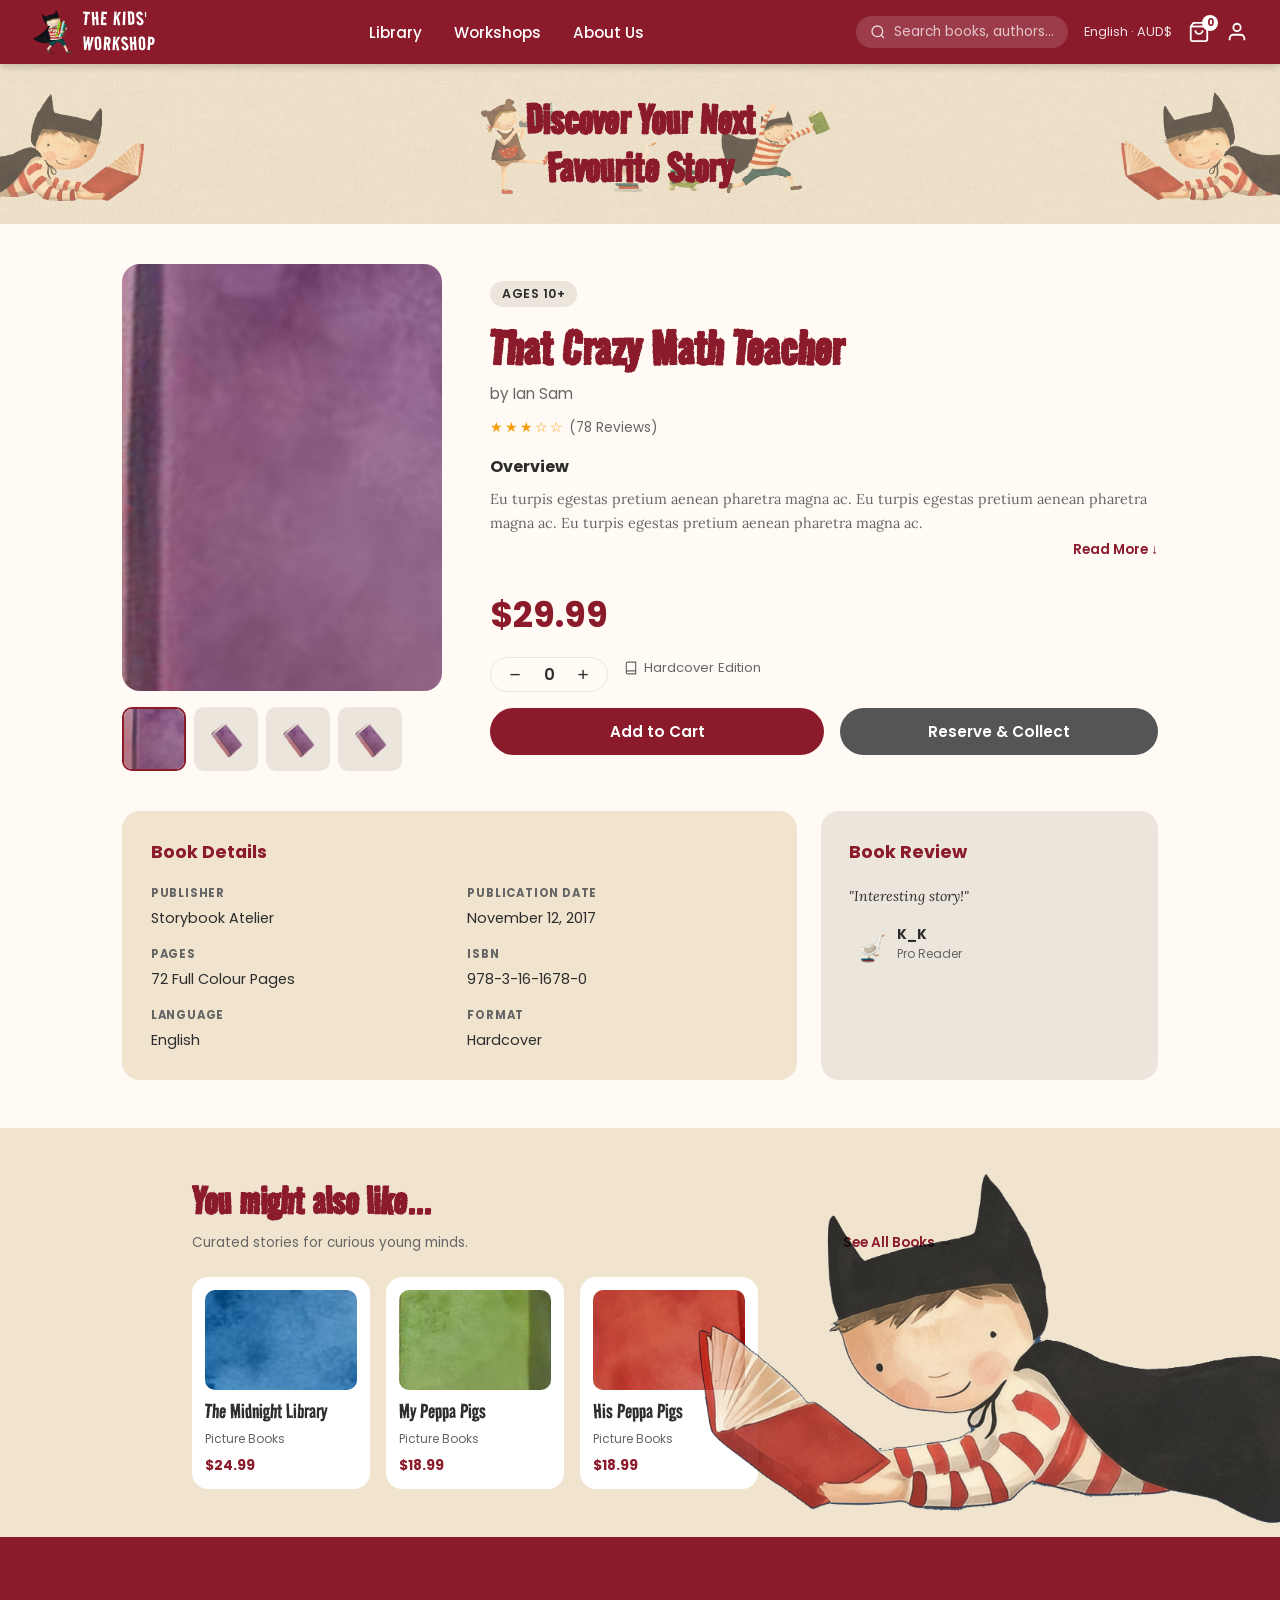
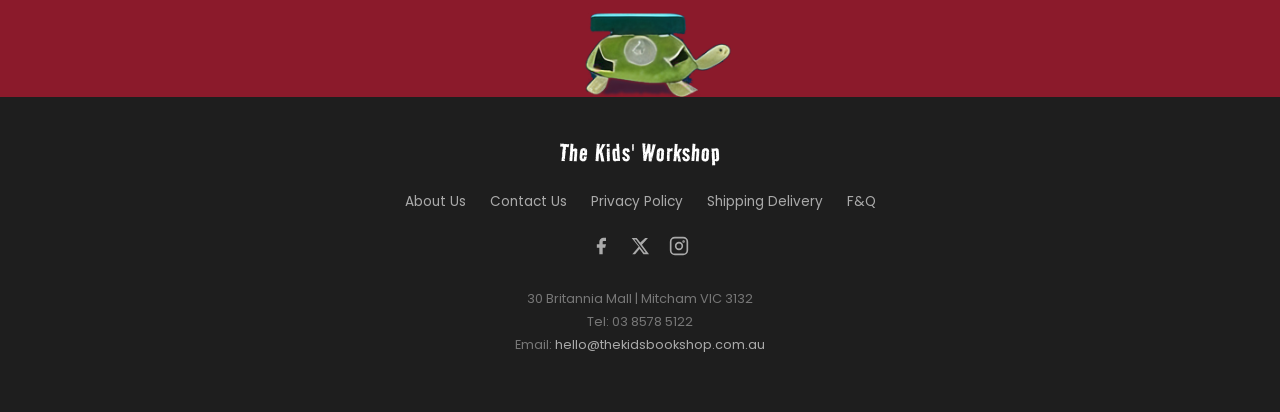
<file: TKW_product-mathteacher.html>
<!DOCTYPE html>
<html lang="en">
<head>
  <meta charset="UTF-8" />
  <meta name="viewport" content="width=device-width, initial-scale=1.0" />
  <title>Library – The Kids' Workshop</title>
  <link rel="stylesheet" href="TKW.css" />
  <link rel="stylesheet" href="TKW_product.css" />
</head>

<body>
  <header class="site-header">
    <a href="index.html" class="header-logo">
      <img src="TKW Image Sources/original_tkbartboard_10.png" alt="The Kids' Workshop Logo" />
      <div class="header-logo-text">THE KIDS'<br>WORKSHOP</div>
    </a>
    <nav class="header-nav">
      <a href="TKW_library.html">Library</a>
      <a>Workshops</a>
      <a>About Us</a>
    </nav>
    
    <div class="header-right">
      <form class="header-search search-form" id="headerSearchForm">
        <svg width="16" height="16" fill="none" stroke="currentColor" stroke-width="2" viewBox="0 0 24 24">
          <circle cx="11" cy="11" r="8"/><path d="M21 21l-4.35-4.35"/>
        </svg>
        <input id="headerSearchInput" type="text" placeholder="Search books, authors..." />
      </form>

      <div class="header-icons">
        <span class="lang-badge">English · AUD$</span>
        <a href="TKW_ShoppingCart.html">
          <svg width="22" height="22" fill="none" stroke="currentColor" stroke-width="2" viewBox="0 0 24 24">
            <path d="M6 2L3 6v14a2 2 0 002 2h14a2 2 0 002-2V6l-3-4z"/><line x1="3" y1="6" x2="21" y2="6"/>
            <path d="M16 10a4 4 0 01-8 0"/>
          </svg>
          <span class="cart-count">0</span>
        </a>
        <a>
          <svg width="22" height="22" fill="none" stroke="currentColor" stroke-width="2" viewBox="0 0 24 24">
            <path d="M20 21v-2a4 4 0 00-4-4H8a4 4 0 00-4 4v2"/><circle cx="12" cy="7" r="4"/>
          </svg>
        </a>
      </div>
      <button class="hamburger" id="hamburger" aria-label="Open menu">
        <span></span><span></span><span></span>
      </button>
    </div>
  </header>

  <!-- Mobile Menu -->
  <nav class="mobile-menu" id="mobileMenu">
    <a href="TKW_library.html">Library</a>
    <a>Workshops</a>
    <a>About Us</a>
  </nav>

 <!-- banner -->
  <div class="cart-banner" style="background-image: url('TKW Image Sources/original_banner-patternartboard_6-100.jpg');">
    <h1 class="cart-banner-title">Discover Your Next<br>Favourite Story</h1>
</div>

    <section class="product-section">
    <div class="product-images">
      <div class="product-main-img">
        <img src="TKW Image Sources/b4.5.png" alt="That Crazy Math Teacher" />
        <div class="recommend-badge">✦ Recommend</div>
      </div>
      <div class="product-thumbs">
        <div class="thumb active"><img src="TKW Image Sources/b4.5.png" alt="CoverPage" /></div>
        <div class="thumb"><img src="TKW Image Sources/b4.png" alt="Thumbnail 1" /></div>
        <div class="thumb"><img src="TKW Image Sources/b4.png" alt="Thumbnail 2" /></div>
        <div class="thumb"><img src="TKW Image Sources/b4.png" alt="Thumbnail 3" /></div>
      </div>
    </div>

    <!-- Info -->
    <body data-book-id="mathteacher"
      data-book-title="That Crazy Math Teacher"
      data-book-price="29.99"
      data-book-img="TKW Image Sources/b4.5.png">

    <div class="product-info">
      <span class="product-age-tag">Ages 10+</span>
      <h1 class="product-title">That Crazy Math Teacher</h1>
      <p class="product-author">by Ian Sam</p>

      <div class="stars">
        <span class="star-icons">★★★☆☆</span>
        <span>(78 Reviews)</span>
      </div>

      <div class="product-overview">
        <h3>Overview</h3>
        <p>Eu turpis egestas pretium aenean pharetra magna ac. Eu turpis egestas pretium aenean pharetra magna ac. Eu turpis egestas pretium aenean pharetra magna ac.</p>
        <button class="read-more-btn">Read More ↓</button>
      </div>

      <div class="product-price-row">
        <span class="product-price">$29.99</span>
      </div>

      <div class="product-actions">
        <div class="qty-control">
          <button class="qty-btn" id="qtyMinus">−</button>
          <span class="qty-num" id="qtyDisplay">0</span>
          <button class="qty-btn" id="qtyPlus">+</button>
        </div>
        <div class="edition-row">
          <svg width="14" height="14" fill="none" stroke="currentColor" stroke-width="2" viewBox="0 0 24 24"><path d="M4 19.5A2.5 2.5 0 016.5 17H20"/><path d="M6.5 2H20v20H6.5A2.5 2.5 0 014 19.5v-15A2.5 2.5 0 016.5 2z"/></svg>
          Hardcover Edition
        </div>      
    </div>

      <div class="btn-row-2">
              <button class="btn-add-cart" id="addToCartBtn">Add to Cart</button> 
              <button class="btn-reserve">Reserve &amp; Collect</button>
      </div>
    </div>
  </section>

  <!-- BOOK DETAILS + REVIEW -->
  <div class="product-details-section">
    <div class="details-card">
      <h3>Book Details</h3>
      <div class="details-grid">
        <div class="detail-item">
          <label>Publisher</label>
          <span>Storybook Atelier</span>
        </div>
        <div class="detail-item">
          <label>Publication Date</label>
          <span>November 12, 2017</span>
        </div>
        <div class="detail-item">
          <label>Pages</label>
          <span>72 Full Colour Pages</span>
        </div>
        <div class="detail-item">
          <label>ISBN</label>
          <span>978-3-16-1678-0</span>
        </div>
        <div class="detail-item">
          <label>Language</label>
          <span>English</span>
        </div>
        <div class="detail-item">
          <label>Format</label>
          <span>Hardcover</span>
        </div>
      </div>
    </div>

    <div class="review-card">
      <h3>Book Review</h3>
      <p class="review-quote">"Interesting story!"</p>
      <div class="reviewer">
        <div class="reviewer-avatar">
          <img src="TKW Image Sources/goose.png" alt="K_K" />
        </div>
        <div>
          <div class="reviewer-name">K_K</div>
          <div class="reviewer-role">Pro Reader</div>
        </div>
      </div>
    </div>
  </div>

    <!-- Recommend section -->
 <section class="also-like-section">
    <div class="also-like-inner">
      <div class="also-like-header">
        <div>
          <h2 class="section-title" style="text-align:left; font-size:2.8rem;">You might also like...</h2>
          <p style="font-size:0.85rem;color:var(--gray);">Curated stories for curious young minds.</p>
        </div>
        <a href="TKW_library.html" class="see-all-link">See All Books →</a>
      </div>
      <div class="also-like-grid">
        <a href="TKW_product-midnight.html" class="also-card">
          <img src="TKW Image Sources/b1.5.png" alt="The Midnight Library" />
          <div class="book-card-title">The Midnight Library</div>
          <div class="also-card-cat">Picture Books</div>
          <div class="also-card-price">$24.99</div>
        </a>
        <a href="TKW_product-mypeppa.html" class="also-card">
          <img src="TKW Image Sources/b2.5.png" alt="My Peppa Pigs" />
          <div class="book-card-title">My Peppa Pigs</div>
          <div class="also-card-cat">Picture Books</div>
          <div class="also-card-price">$18.99</div>
        </a>
        <a href="TKW_product-hispeppa.html" class="also-card">
          <img src="TKW Image Sources/b3.5.png" alt="His Peppa Pigs" />
          <div class="book-card-title">His Peppa Pigs</div>
          <div class="also-card-cat">Picture Books</div>
          <div class="also-card-price">$18.99</div>
        </a>
      </div>
        <a href="TKW_library.html" class="see-all-linkSub">See All Books →</a>
        <div class="also-like-deco" aria-hidden="true">
    <img src="TKW Image Sources/DecorFigure1.png" alt="Decoration Figure" />
  </div>
    </div>
  </section>

  <section class="mascot-turtle">
    <img src="TKW Image Sources/turtle.png" alt="Turtle mascot" />
  </section>  
  
  <!-- FOOTER -->
  <footer class="site-footer">
    <div class="footer-main">
      <div class="footer-logo-text">The Kids' Workshop</div>
      <div class="footer-links">
        <a href="about.html">About Us</a>
        <a href="contact.html">Contact Us</a>
        <a href="privacy.html">Privacy Policy</a>
        <a href="shipping.html">Shipping Delivery</a>
        <a href="faq.html">F&Q</a>
      </div>
      <div class="footer-social"> 
        <a href="https://www.facebook.com/thekidsbookshop/" aria-label="Facebook">
          <svg width="20" height="20" fill="currentColor" viewBox="0 0 24 24"><path d="M18 2h-3a5 5 0 00-5 5v3H7v4h3v8h4v-8h3l1-4h-4V7a1 1 0 011-1h3z"/></svg>
        </a>
        <a href="https://x.com/TheKidsBookshop" aria-label="X">
          <svg width="20" height="20" fill="currentColor" viewBox="0 0 24 24">
            <path d="M18.244 2.25h3.308l-7.227 8.26 8.502 11.24H16.17l-4.714-6.231-5.401 6.231H2.746l7.73-8.835L2.013 2.25H8.08l4.253 5.622 5.91-5.622Zm-1.161 17.52h1.833L7.084 4.126H5.117Z"/>
          </svg>
        </a>
        <a href="https://www.instagram.com/thekidsbookshop/" aria-label="Instagram">
          <svg width="20" height="20" fill="none" stroke="currentColor" stroke-width="2" viewBox="0 0 24 24"><rect x="2" y="2" width="20" height="20" rx="5"/><circle cx="12" cy="12" r="4"/><circle cx="17.5" cy="6.5" r="0.5" fill="currentColor"/></svg>
        </a>
      </div>
      <div class="footer-contact">
        30 Britannia Mall | Mitcham VIC 3132<br />
        Tel: 03 8578 5122<br />
        Email: <a href="mailto:hello@thekidsbookshop.com.au" style="color:#aaa;">hello@thekidsbookshop.com.au</a>
      </div>
    </div>
  </footer>

      <script src="TKW.JS"></script>
</body>
</html>
</file>
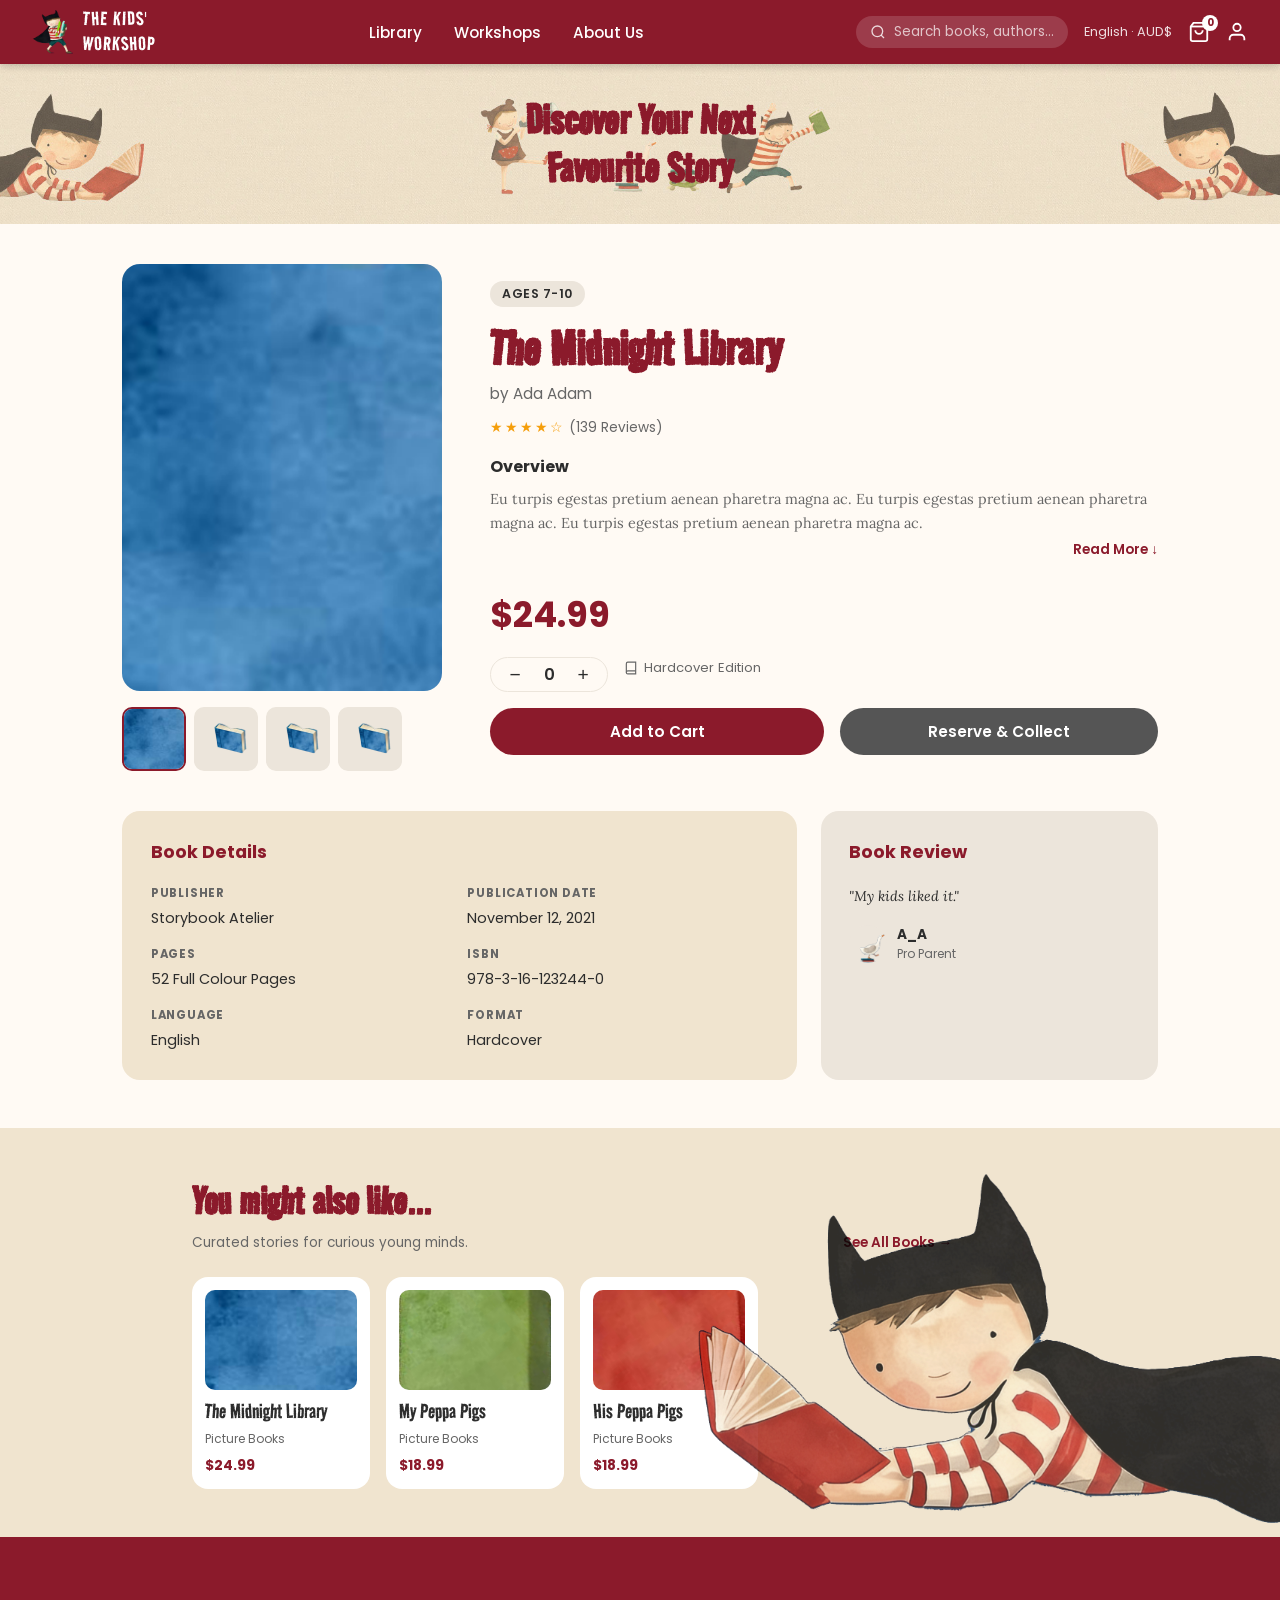
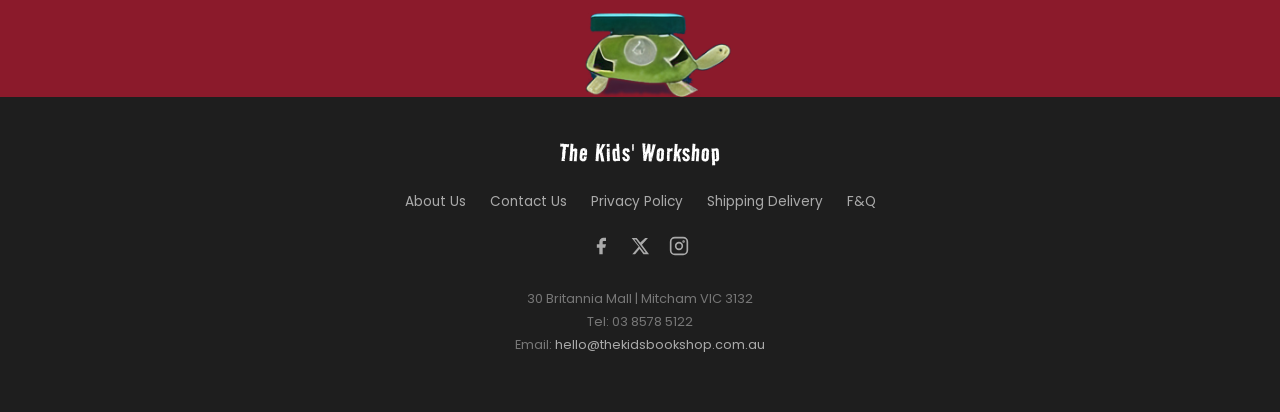
<file: TKW_product-midnight.html>
<!DOCTYPE html>
<html lang="en">
<head>
  <meta charset="UTF-8" />
  <meta name="viewport" content="width=device-width, initial-scale=1.0" />
  <title>Library – The Kids' Workshop</title>
  <link rel="stylesheet" href="TKW.css" />
  <link rel="stylesheet" href="TKW_product.css" />
</head>

<body>
  <header class="site-header">
    <a href="index.html" class="header-logo">
      <img src="TKW Image Sources/original_tkbartboard_10.png" alt="The Kids' Workshop Logo" />
      <div class="header-logo-text">THE KIDS'<br>WORKSHOP</div>
    </a>
    <nav class="header-nav">
      <a href="TKW_library.html">Library</a>
      <a>Workshops</a>
      <a>About Us</a>
    </nav>
    
    <div class="header-right">
      <form class="header-search search-form" id="headerSearchForm">
        <svg width="16" height="16" fill="none" stroke="currentColor" stroke-width="2" viewBox="0 0 24 24">
          <circle cx="11" cy="11" r="8"/><path d="M21 21l-4.35-4.35"/>
        </svg>
        <input id="headerSearchInput" type="text" placeholder="Search books, authors..." />
      </form>

      <div class="header-icons">
        <span class="lang-badge">English · AUD$</span>
        <a href="TKW_ShoppingCart.html">
          <svg width="22" height="22" fill="none" stroke="currentColor" stroke-width="2" viewBox="0 0 24 24">
            <path d="M6 2L3 6v14a2 2 0 002 2h14a2 2 0 002-2V6l-3-4z"/><line x1="3" y1="6" x2="21" y2="6"/>
            <path d="M16 10a4 4 0 01-8 0"/>
          </svg>
          <span class="cart-count">0</span>
        </a>
        <a>
          <svg width="22" height="22" fill="none" stroke="currentColor" stroke-width="2" viewBox="0 0 24 24">
            <path d="M20 21v-2a4 4 0 00-4-4H8a4 4 0 00-4 4v2"/><circle cx="12" cy="7" r="4"/>
          </svg>
        </a>
      </div>
      <button class="hamburger" id="hamburger" aria-label="Open menu">
        <span></span><span></span><span></span>
      </button>
    </div>
  </header>

  <!-- Mobile Menu -->
  <nav class="mobile-menu" id="mobileMenu">
    <a href="TKW_library.html">Library</a>
    <a>Workshops</a>
    <a>About Us</a>
  </nav>

 <!-- banner -->
  <div class="cart-banner" style="background-image: url('TKW Image Sources/original_banner-patternartboard_6-100.jpg');">
    <h1 class="cart-banner-title">Discover Your Next<br>Favourite Story</h1>
</div>

    <section class="product-section">
    <div class="product-images">
      <div class="product-main-img">
        <img src="TKW Image Sources/b1.5.png" alt="The Midnight Library" />
        <div class="recommend-badge">✦ Recommend</div>
      </div>
      <div class="product-thumbs">
        <div class="thumb active"><img src="TKW Image Sources/b1.5.png" alt="CoverPage" /></div>
        <div class="thumb"><img src="TKW Image Sources/b1.png" alt="Thumbnail 1" /></div>
        <div class="thumb"><img src="TKW Image Sources/b1.png" alt="Thumbnail 2" /></div>
        <div class="thumb"><img src="TKW Image Sources/b1.png" alt="Thumbnail 3" /></div>
      </div>
    </div>

    <!-- Info -->
    <body data-book-id="midnight"
      data-book-title="The Midnight Library"
      data-book-price="24.99"
      data-book-img="TKW Image Sources/b1.5.png">

    <div class="product-info">
      <span class="product-age-tag">Ages 7-10</span>
      <h1 class="product-title">The Midnight Library</h1>
      <p class="product-author">by Ada Adam</p>

      <div class="stars">
        <span class="star-icons">★★★★☆</span>
        <span>(139 Reviews)</span>
      </div>

      <div class="product-overview">
        <h3>Overview</h3>
        <p>Eu turpis egestas pretium aenean pharetra magna ac. Eu turpis egestas pretium aenean pharetra magna ac. Eu turpis egestas pretium aenean pharetra magna ac.</p>
        <button class="read-more-btn">Read More ↓</button>
      </div>

      <div class="product-price-row">
        <span class="product-price">$24.99</span>
      </div>

      <div class="product-actions">
        <div class="qty-control">
          <button class="qty-btn" id="qtyMinus">−</button>
          <span class="qty-num" id="qtyDisplay">0</span>
          <button class="qty-btn" id="qtyPlus">+</button>
        </div>
        <div class="edition-row">
          <svg width="14" height="14" fill="none" stroke="currentColor" stroke-width="2" viewBox="0 0 24 24"><path d="M4 19.5A2.5 2.5 0 016.5 17H20"/><path d="M6.5 2H20v20H6.5A2.5 2.5 0 014 19.5v-15A2.5 2.5 0 016.5 2z"/></svg>
          Hardcover Edition
        </div>      
    </div>

      <div class="btn-row-2">
              <button class="btn-add-cart" id="addToCartBtn">Add to Cart</button> 
              <button class="btn-reserve">Reserve &amp; Collect</button>
      </div>
    </div>
  </section>

  <!-- ===== BOOK DETAILS + REVIEW ===== -->
  <div class="product-details-section">
    <div class="details-card">
      <h3>Book Details</h3>
      <div class="details-grid">
        <div class="detail-item">
          <label>Publisher</label>
          <span>Storybook Atelier</span>
        </div>
        <div class="detail-item">
          <label>Publication Date</label>
          <span>November 12, 2021</span>
        </div>
        <div class="detail-item">
          <label>Pages</label>
          <span>52 Full Colour Pages</span>
        </div>
        <div class="detail-item">
          <label>ISBN</label>
          <span>978-3-16-123244-0</span>
        </div>
        <div class="detail-item">
          <label>Language</label>
          <span>English</span>
        </div>
        <div class="detail-item">
          <label>Format</label>
          <span>Hardcover</span>
        </div>
      </div>
    </div>

    <div class="review-card">
      <h3>Book Review</h3>
      <p class="review-quote">"My kids liked it."</p>
      <div class="reviewer">
        <div class="reviewer-avatar">
          <img src="TKW Image Sources/goose.png" alt="A_A" />
        </div>
        <div>
          <div class="reviewer-name">A_A</div>
          <div class="reviewer-role">Pro Parent</div>
        </div>
      </div>
    </div>
  </div>

    <!-- Recommend section -->
 <section class="also-like-section">
    <div class="also-like-inner">
      <div class="also-like-header">
        <div>
          <h2 class="section-title" style="text-align:left; font-size:2.8rem;">You might also like...</h2>
          <p style="font-size:0.85rem;color:var(--gray);">Curated stories for curious young minds.</p>
        </div>
        <a href="TKW_library.html" class="see-all-link">See All Books →</a>
      </div>
      <div class="also-like-grid">
        <a href="TKW_product-midnight.html" class="also-card">
          <img src="TKW Image Sources/b1.5.png" alt="The Midnight Library" />
          <div class="book-card-title">The Midnight Library</div>
          <div class="also-card-cat">Picture Books</div>
          <div class="also-card-price">$24.99</div>
        </a>
        <a href="TKW_product-mypeppa.html" class="also-card">
          <img src="TKW Image Sources/b2.5.png" alt="My Peppa Pigs" />
          <div class="book-card-title">My Peppa Pigs</div>
          <div class="also-card-cat">Picture Books</div>
          <div class="also-card-price">$18.99</div>
        </a>
        <a href="TKW_product-hispeppa.html" class="also-card">
          <img src="TKW Image Sources/b3.5.png" alt="His Peppa Pigs" />
          <div class="book-card-title">His Peppa Pigs</div>
          <div class="also-card-cat">Picture Books</div>
          <div class="also-card-price">$18.99</div>
        </a>
      </div>
        <a href="TKW_library.html" class="see-all-linkSub">See All Books →</a>
        <div class="also-like-deco" aria-hidden="true">
    <img src="TKW Image Sources/DecorFigure1.png" alt="Decoration Figure" />
  </div>
    </div>
  </section>

  <section class="mascot-turtle">
    <img src="TKW Image Sources/turtle.png" alt="Turtle mascot" />
  </section>  

  <!-- FOOTER -->
  <footer class="site-footer">
    <div class="footer-main">
      <div class="footer-logo-text">The Kids' Workshop</div>
      <div class="footer-links">
        <a href="about.html">About Us</a>
        <a href="contact.html">Contact Us</a>
        <a href="privacy.html">Privacy Policy</a>
        <a href="shipping.html">Shipping Delivery</a>
        <a href="faq.html">F&Q</a>
      </div>
      <div class="footer-social"> 
        <a href="https://www.facebook.com/thekidsbookshop/" aria-label="Facebook">
          <svg width="20" height="20" fill="currentColor" viewBox="0 0 24 24"><path d="M18 2h-3a5 5 0 00-5 5v3H7v4h3v8h4v-8h3l1-4h-4V7a1 1 0 011-1h3z"/></svg>
        </a>
        <a href="https://x.com/TheKidsBookshop" aria-label="X">
          <svg width="20" height="20" fill="currentColor" viewBox="0 0 24 24">
            <path d="M18.244 2.25h3.308l-7.227 8.26 8.502 11.24H16.17l-4.714-6.231-5.401 6.231H2.746l7.73-8.835L2.013 2.25H8.08l4.253 5.622 5.91-5.622Zm-1.161 17.52h1.833L7.084 4.126H5.117Z"/>
          </svg>
        </a>
        <a href="https://www.instagram.com/thekidsbookshop/" aria-label="Instagram">
          <svg width="20" height="20" fill="none" stroke="currentColor" stroke-width="2" viewBox="0 0 24 24"><rect x="2" y="2" width="20" height="20" rx="5"/><circle cx="12" cy="12" r="4"/><circle cx="17.5" cy="6.5" r="0.5" fill="currentColor"/></svg>
        </a>
      </div>
      <div class="footer-contact">
        30 Britannia Mall | Mitcham VIC 3132<br />
        Tel: 03 8578 5122<br />
        Email: <a href="mailto:hello@thekidsbookshop.com.au" style="color:#aaa;">hello@thekidsbookshop.com.au</a>
      </div>
    </div>
  </footer>

      <script src="TKW.JS"></script>
</body>
</html>
</file>
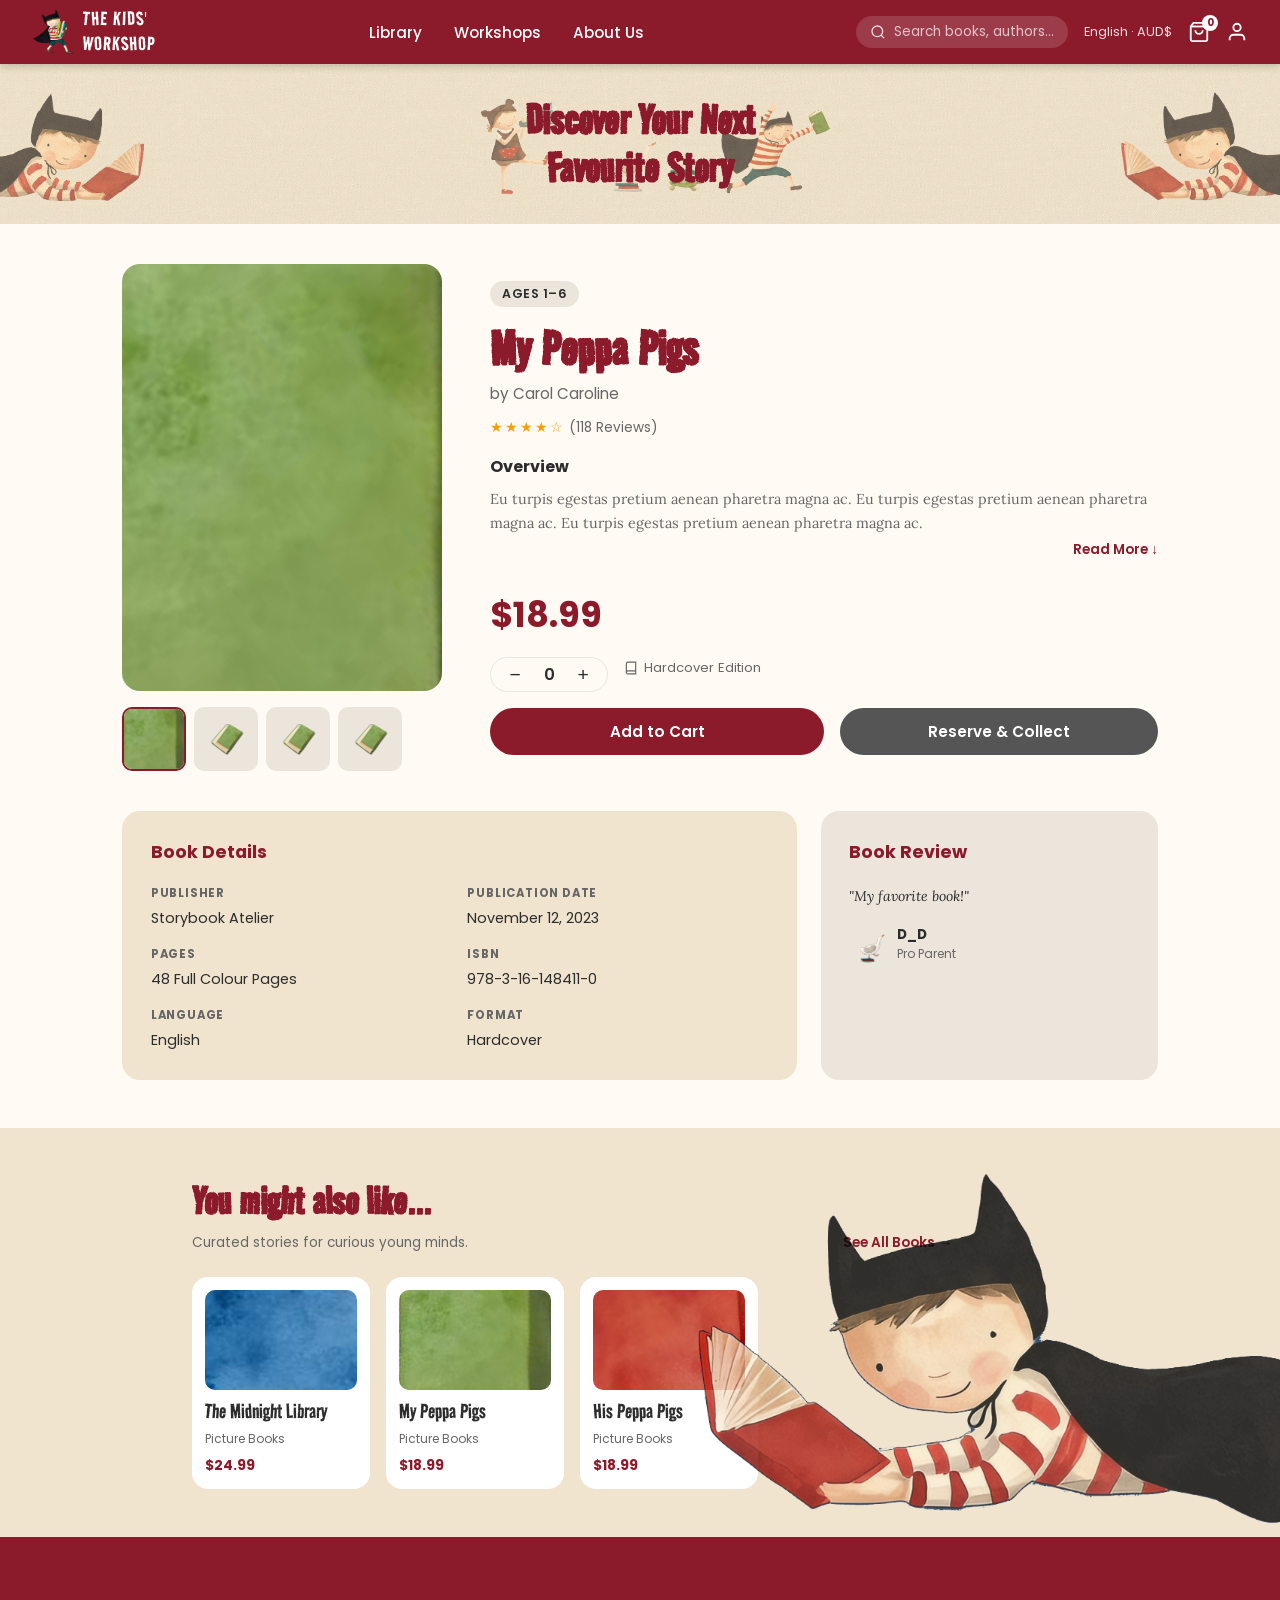
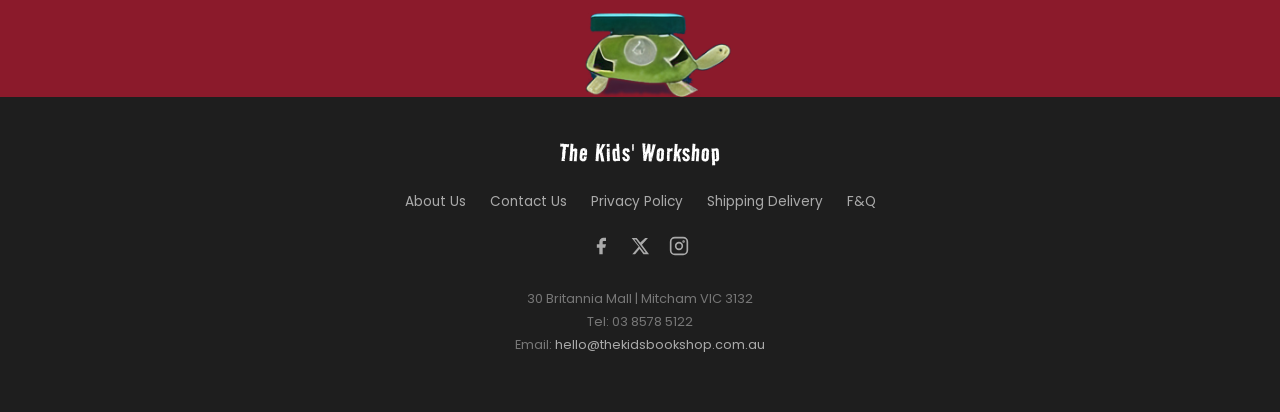
<file: TKW_product-mypeppa.html>
<!DOCTYPE html>
<html lang="en">
<head>
  <meta charset="UTF-8" />
  <meta name="viewport" content="width=device-width, initial-scale=1.0" />
  <title>Library – The Kids' Workshop</title>
  <link rel="stylesheet" href="TKW.css" />
  <link rel="stylesheet" href="TKW_product.css" />
</head>

<body>
  <header class="site-header">
    <a href="index.html" class="header-logo">
      <img src="TKW Image Sources/original_tkbartboard_10.png" alt="The Kids' Workshop Logo" />
      <div class="header-logo-text">THE KIDS'<br>WORKSHOP</div>
    </a>
    <nav class="header-nav">
      <a href="TKW_library.html">Library</a>
      <a>Workshops</a>
      <a>About Us</a>
    </nav>
    
    <div class="header-right">
      <form class="header-search search-form" id="headerSearchForm">
        <svg width="16" height="16" fill="none" stroke="currentColor" stroke-width="2" viewBox="0 0 24 24">
          <circle cx="11" cy="11" r="8"/><path d="M21 21l-4.35-4.35"/>
        </svg>
        <input id="headerSearchInput" type="text" placeholder="Search books, authors..." />
      </form>

      <div class="header-icons">
        <span class="lang-badge">English · AUD$</span>
        <a href="TKW_ShoppingCart.html">
          <svg width="22" height="22" fill="none" stroke="currentColor" stroke-width="2" viewBox="0 0 24 24">
            <path d="M6 2L3 6v14a2 2 0 002 2h14a2 2 0 002-2V6l-3-4z"/><line x1="3" y1="6" x2="21" y2="6"/>
            <path d="M16 10a4 4 0 01-8 0"/>
          </svg>
          <span class="cart-count">0</span>
        </a>
        <a>
          <svg width="22" height="22" fill="none" stroke="currentColor" stroke-width="2" viewBox="0 0 24 24">
            <path d="M20 21v-2a4 4 0 00-4-4H8a4 4 0 00-4 4v2"/><circle cx="12" cy="7" r="4"/>
          </svg>
        </a>
      </div>
      <button class="hamburger" id="hamburger" aria-label="Open menu">
        <span></span><span></span><span></span>
      </button>
    </div>
  </header>

  <!-- Mobile Menu -->
  <nav class="mobile-menu" id="mobileMenu">
    <a href="TKW_library.html">Library</a>
    <a>Workshops</a>
    <a>About Us</a>
  </nav>

 <!-- banner -->
  <div class="cart-banner" style="background-image: url('TKW Image Sources/original_banner-patternartboard_6-100.jpg');">
    <h1 class="cart-banner-title">Discover Your Next<br>Favourite Story</h1>
</div> 

    <section class="product-section">
    <div class="product-images">
      <div class="product-main-img">
        <img src="TKW Image Sources/b2.5.png" alt="My Peppa Pigs" />
        <div class="recommend-badge">✦ Recommend</div>
      </div>
      <div class="product-thumbs">
        <div class="thumb active"><img src="TKW Image Sources/b2.5.png" alt="CoverPage" /></div>
        <div class="thumb"><img src="TKW Image Sources/b2.png" alt="Thumbnail 1" /></div>
        <div class="thumb"><img src="TKW Image Sources/b2.png" alt="Thumbnail 2" /></div>
        <div class="thumb"><img src="TKW Image Sources/b2.png" alt="Thumbnail 3" /></div>
      </div>
    </div>

    <!-- Info -->
    <body data-book-id="mypeppa"
      data-book-title="My Peppa Pigs"
      data-book-price="18.99"
      data-book-img="TKW Image Sources/b2.5.png">

    <div class="product-info">
      <span class="product-age-tag">Ages 1–6</span>
      <h1 class="product-title">My Peppa Pigs</h1>
      <p class="product-author">by Carol Caroline</p>

      <div class="stars">
        <span class="star-icons">★★★★☆</span>
        <span>(118 Reviews)</span>
      </div>

      <div class="product-overview">
        <h3>Overview</h3>
        <p>Eu turpis egestas pretium aenean pharetra magna ac. Eu turpis egestas pretium aenean pharetra magna ac. Eu turpis egestas pretium aenean pharetra magna ac.</p>
        <button class="read-more-btn">Read More ↓</button>
      </div>

      <div class="product-price-row">
        <span class="product-price">$18.99</span>
        <span class="product-price-original"></span>
      </div>

      <div class="product-actions">
        <div class="qty-control">
          <button class="qty-btn" id="qtyMinus">−</button>
          <span class="qty-num" id="qtyDisplay">0</span>
          <button class="qty-btn" id="qtyPlus">+</button>
        </div>
        <div class="edition-row">
          <svg width="14" height="14" fill="none" stroke="currentColor" stroke-width="2" viewBox="0 0 24 24"><path d="M4 19.5A2.5 2.5 0 016.5 17H20"/><path d="M6.5 2H20v20H6.5A2.5 2.5 0 014 19.5v-15A2.5 2.5 0 016.5 2z"/></svg>
          Hardcover Edition
        </div>      
    </div>

      <div class="btn-row-2">
              <button class="btn-add-cart" id="addToCartBtn">Add to Cart</button> 
              <button class="btn-reserve">Reserve &amp; Collect</button>
      </div>
    </div>
  </section>

  <!-- ===== BOOK DETAILS + REVIEW ===== -->
  <div class="product-details-section">
    <div class="details-card">
      <h3>Book Details</h3>
      <div class="details-grid">
        <div class="detail-item">
          <label>Publisher</label>
          <span>Storybook Atelier</span>
        </div>
        <div class="detail-item">
          <label>Publication Date</label>
          <span>November 12, 2023</span>
        </div>
        <div class="detail-item">
          <label>Pages</label>
          <span>48 Full Colour Pages</span>
        </div>
        <div class="detail-item">
          <label>ISBN</label>
          <span>978-3-16-148411-0</span>
        </div>
        <div class="detail-item">
          <label>Language</label>
          <span>English</span>
        </div>
        <div class="detail-item">
          <label>Format</label>
          <span>Hardcover</span>
        </div>
      </div>
    </div>

    <div class="review-card">
      <h3>Book Review</h3>
      <p class="review-quote">"My favorite book!"</p>
      <div class="reviewer">
        <div class="reviewer-avatar">
          <img src="TKW Image Sources/goose.png" alt="D_D" />
        </div>
        <div>
          <div class="reviewer-name">D_D</div>
          <div class="reviewer-role">Pro Parent</div>
        </div>
      </div>
    </div>
  </div>

    <!-- Recommend section -->
 <section class="also-like-section">
    <div class="also-like-inner">
      <div class="also-like-header">
        <div>
          <h2 class="section-title" style="text-align:left; font-size:2.8rem;">You might also like...</h2>
          <p style="font-size:0.85rem;color:var(--gray);">Curated stories for curious young minds.</p>
        </div>
        <a href="TKW_library.html" class="see-all-link">See All Books →</a>
      </div>
      <div class="also-like-grid">
        <a href="TKW_product-midnight.html" class="also-card">
          <img src="TKW Image Sources/b1.5.png" alt="The Midnight Library" />
          <div class="book-card-title">The Midnight Library</div>
          <div class="also-card-cat">Picture Books</div>
          <div class="also-card-price">$24.99</div>
        </a>
        <a href="TKW_product-mypeppa.html" class="also-card">
          <img src="TKW Image Sources/b2.5.png" alt="My Peppa Pigs" />
          <div class="book-card-title">My Peppa Pigs</div>
          <div class="also-card-cat">Picture Books</div>
          <div class="also-card-price">$18.99</div>
        </a>
        <a href="TKW_product-hispeppa.html" class="also-card">
          <img src="TKW Image Sources/b3.5.png" alt="His Peppa Pigs" />
          <div class="book-card-title">His Peppa Pigs</div>
          <div class="also-card-cat">Picture Books</div>
          <div class="also-card-price">$18.99</div>
        </a>
      </div>
        <a href="TKW_library.html" class="see-all-linkSub">See All Books →</a>
        <div class="also-like-deco" aria-hidden="true">
    <img src="TKW Image Sources/DecorFigure1.png" alt="Decoration Figure" />
  </div>
    </div>
  </section>

  <section class="mascot-turtle">
    <img src="TKW Image Sources/turtle.png" alt="Turtle mascot" />
  </section>  

  <!-- FOOTER -->
  <footer class="site-footer">
    <div class="footer-main">
      <div class="footer-logo-text">The Kids' Workshop</div>
      <div class="footer-links">
        <a href="about.html">About Us</a>
        <a href="contact.html">Contact Us</a>
        <a href="privacy.html">Privacy Policy</a>
        <a href="shipping.html">Shipping Delivery</a>
        <a href="faq.html">F&Q</a>
      </div>
      <div class="footer-social"> 
        <a href="https://www.facebook.com/thekidsbookshop/" aria-label="Facebook">
          <svg width="20" height="20" fill="currentColor" viewBox="0 0 24 24"><path d="M18 2h-3a5 5 0 00-5 5v3H7v4h3v8h4v-8h3l1-4h-4V7a1 1 0 011-1h3z"/></svg>
        </a>
        <a href="https://x.com/TheKidsBookshop" aria-label="X">
          <svg width="20" height="20" fill="currentColor" viewBox="0 0 24 24">
            <path d="M18.244 2.25h3.308l-7.227 8.26 8.502 11.24H16.17l-4.714-6.231-5.401 6.231H2.746l7.73-8.835L2.013 2.25H8.08l4.253 5.622 5.91-5.622Zm-1.161 17.52h1.833L7.084 4.126H5.117Z"/>
          </svg>
        </a>
        <a href="https://www.instagram.com/thekidsbookshop/" aria-label="Instagram">
          <svg width="20" height="20" fill="none" stroke="currentColor" stroke-width="2" viewBox="0 0 24 24"><rect x="2" y="2" width="20" height="20" rx="5"/><circle cx="12" cy="12" r="4"/><circle cx="17.5" cy="6.5" r="0.5" fill="currentColor"/></svg>
        </a>
      </div>
      <div class="footer-contact">
        30 Britannia Mall | Mitcham VIC 3132<br />
        Tel: 03 8578 5122<br />
        Email: <a href="mailto:hello@thekidsbookshop.com.au" style="color:#aaa;">hello@thekidsbookshop.com.au</a>
      </div>
    </div>
  </footer>

      <script src="TKW.JS"></script>
</body>
</html>
</file>
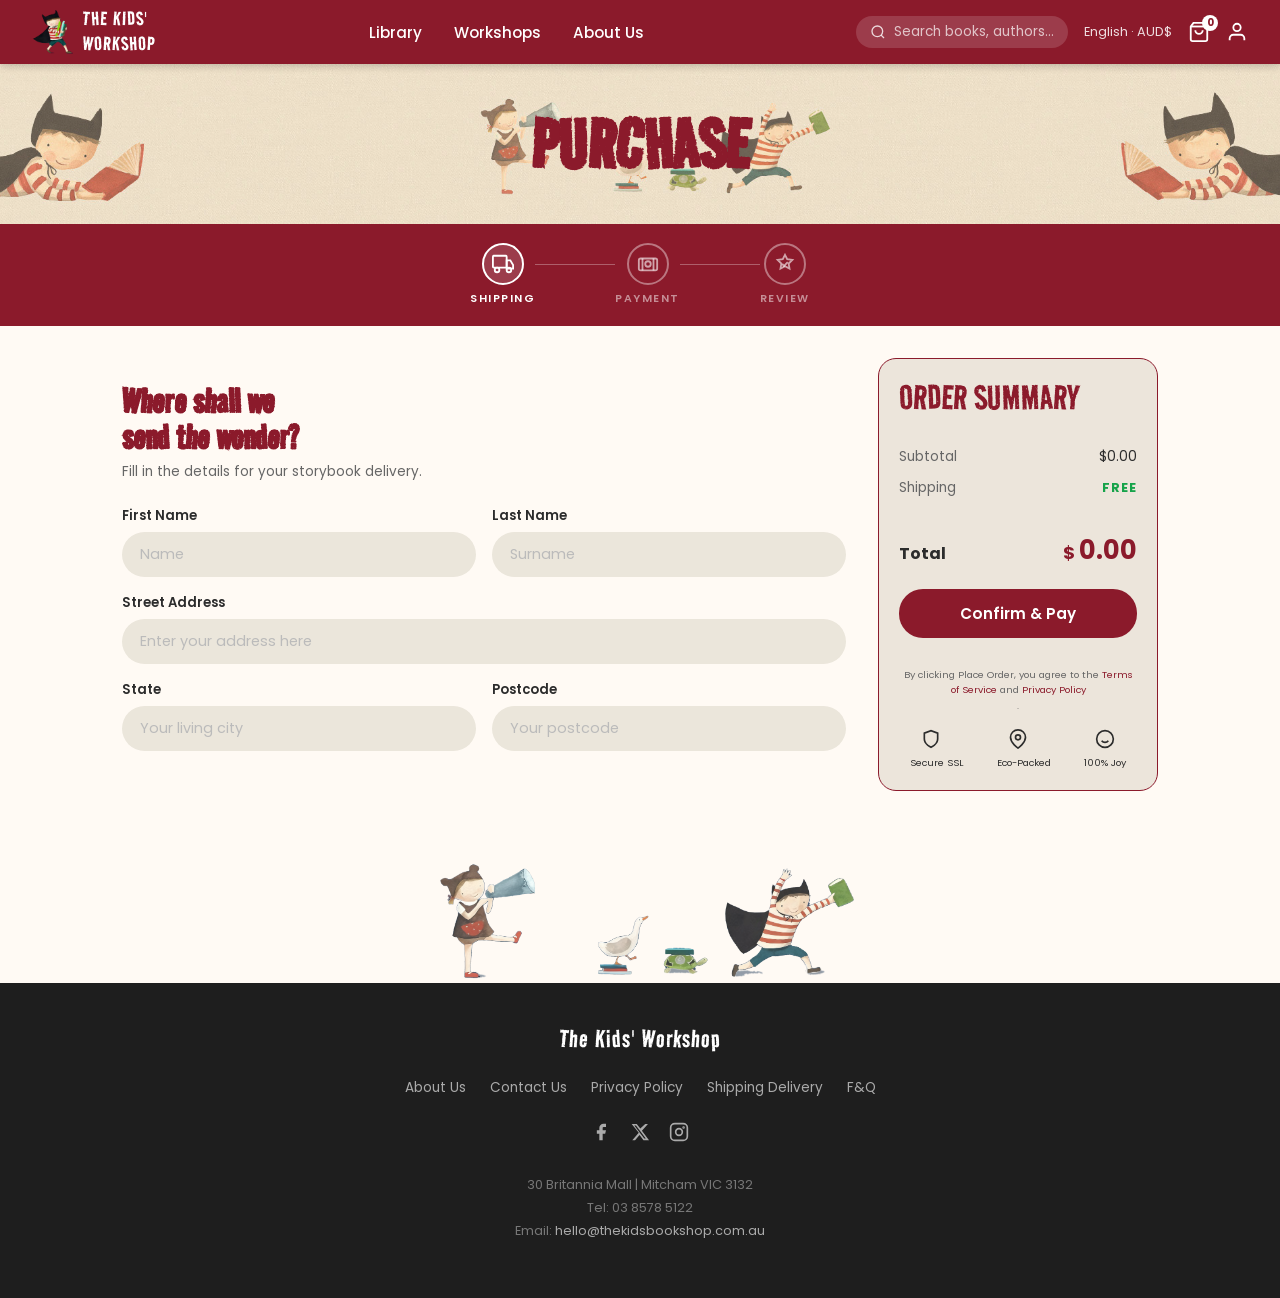
<file: TKW_Purchase_AShipping.html>
<!DOCTYPE html>
<html lang="en">
<head>
  <meta charset="UTF-8" />
  <meta name="viewport" content="width=device-width, initial-scale=1.0" />
  <title>Purchase – Shipping – The Kids' Workshop</title>
  <link rel="stylesheet" href="TKW.css" />
  <link rel="stylesheet" href="TKW_CartPurchase.css" />
</head>
<body>
  <header class="site-header">
    <a href="index.html" class="header-logo">
      <img src="TKW Image Sources/original_tkbartboard_10.png" alt="The Kids' Workshop Logo" />
      <div class="header-logo-text">THE KIDS'<br>WORKSHOP</div>
    </a>
    <nav class="header-nav">
      <a href="TKW_library.html">Library</a>
      <a>Workshops</a>
      <a>About Us</a>
    </nav>
    
    <div class="header-right">
      <form class="header-search search-form" id="headerSearchForm">
        <svg width="16" height="16" fill="none" stroke="currentColor" stroke-width="2" viewBox="0 0 24 24">
          <circle cx="11" cy="11" r="8"/><path d="M21 21l-4.35-4.35"/>
        </svg>
        <input id="headerSearchInput" type="text" placeholder="Search books, authors..." />
      </form>

      <div class="header-icons">
        <span class="lang-badge">English · AUD$</span>
        <a href="TKW_ShoppingCart.html">
          <svg width="22" height="22" fill="none" stroke="currentColor" stroke-width="2" viewBox="0 0 24 24">
            <path d="M6 2L3 6v14a2 2 0 002 2h14a2 2 0 002-2V6l-3-4z"/><line x1="3" y1="6" x2="21" y2="6"/>
            <path d="M16 10a4 4 0 01-8 0"/>
          </svg>
          <span class="cart-count">0</span>
        </a>
        <a>
          <svg width="22" height="22" fill="none" stroke="currentColor" stroke-width="2" viewBox="0 0 24 24">
            <path d="M20 21v-2a4 4 0 00-4-4H8a4 4 0 00-4 4v2"/><circle cx="12" cy="7" r="4"/>
          </svg>
        </a>
      </div>
      <button class="hamburger" id="hamburger" aria-label="Open menu">
        <span></span><span></span><span></span>
      </button>
    </div>
  </header>

  <!-- Mobile Menu -->
  <nav class="mobile-menu" id="mobileMenu">
    <a href="TKW_library.html">Library</a>
    <a>Workshops</a>
    <a>About Us</a>
  </nav>


 <!-- banner -->
  <div class="cart-banner" style="background-image: url('TKW Image Sources/original_banner-patternartboard_6-100.jpg');">
    <h1 class="cart-banner-title">PURCHASE</h1>
</div>

<!-- StepBar-->
  <div class="step-bar">
    <div class="step-track">
      <div class="step-item active">
        <div class="step-circle">
          <svg width="22" height="22" fill="none" stroke="currentColor" stroke-width="2" viewBox="0 0 24 24">
            <rect x="1" y="3" width="15" height="13" rx="1"/>
            <path d="M16 8h4l3 5v4h-7V8z"/>
            <circle cx="5.5" cy="18.5" r="2.5"/>
            <circle cx="18.5" cy="18.5" r="2.5"/>
            </svg>
        </a>
        </div>
        <div class="step-label">Shipping</div>
      </div>
      
      <div class="step-line"></div>
      <div class="step-item">
        <div class="step-circle">
          <svg width="22" height="22" fill="none" stroke="currentColor" stroke-width="2" viewBox="0 0 24 24">
            <rect x="2" y="6" width="20" height="13" rx="2"/>
            <circle cx="12" cy="12" r="3"/>
            <line x1="6" y1="6" x2="6" y2="19"/>
            <line x1="18" y1="6" x2="18" y2="19"/>
            </svg>
        </a>
        </div>
        <div class="step-label">Payment</div>
      </div>

      <div class="step-line"></div>
      <div class="step-item">
        <div class="step-circle">
          <svg width="22" height="22" fill="none" stroke="currentColor" stroke-width="2" viewBox="0 0 24 24">
        <path d="M12 2l2.4 4.8 5.6.8-4 3.9.9 5.5L12 14.5l-4.9 2.5.9-5.5-4-3.9 5.6-.8L12 2z"/>
        <polyline points="9 12 11 14 15 10"/>
            </svg>
        </a>
        </div>
        <div class="step-label">Review</div>
      </div>
    </div>
  </div>

  <!-- MAIN LAYOUT ===== -->
  <div class="cart-layout">
    <!-- LEFT-->
         <div class="cart-left">
          <br>
      <h2 class="purchase-heading">Where shall we<br>send the wonder?</h2>
      <p class="purchase-subtext">Fill in the details for your storybook delivery.</p>

      <div class="form-row">
        <div class="form-group">
          <label for="firstName">First Name</label>
          <input class="form-input" id="firstName" type="text" placeholder="Name" />
        </div>
        <div class="form-group">
          <label for="lastName">Last Name</label>
          <input class="form-input" id="lastName" type="text" placeholder="Surname" />
        </div>
      </div>

      <div class="form-group">
        <label for="streetAddress">Street Address</label>
        <input class="form-input" id="streetAddress" type="text" placeholder="Enter your address here" />
      </div>

      <div class="form-row">
        <div class="form-group">
          <label for="city">State</label>
          <input class="form-input" id="city" type="text" placeholder="Your living city" />
        </div>
        <div class="form-group">
          <label for="zipCode">Postcode</label>
          <input class="form-input" id="zipCode" type="text" placeholder="Your postcode" />
        </div>
      </div>
    </div>

    <!-- RIGHT-->
    <div class="cart-right">
      <div class="order-summary">
        <div class="purchase-heading" style="font-size: 2.5rem;">ORDER SUMMARY</div>
        <br>
        <div class="summary-row">
          <span class="label">Subtotal</span>
          <span class="js-subtotal">$0.00</span>
        </div>
        <div class="summary-row">
          <span class="label">Shipping</span>
          <span class="summary-free">FREE</span>
        </div>

        <hr class="summary-divider" />

        <div class="summary-total-row">
          <span class="summary-total-label">Total</span>
          <span class="summary-total-price">
            <span class="dollar">$</span>
            <span class="js-total-large">0</span>
          </span>
        </div>

        <button class="btn-checkout">
          Confirm &amp; Pay
        </button>

        <p class="summary-terms">
          By clicking Place Order, you agree to the
          <a href="terms.html">Terms of Service</a> and <a href="privacy.html">Privacy Policy<br></a>.
        </p>

        <div class="trust-badges">
          <div class="trust-badges-icon">
          <span class="trust-badge">
            <svg width="20" height="20" fill="none" stroke="currentColor" stroke-width="2" viewBox="0 0 24 24"><path d="M12 22s8-4 8-10V5l-8-3-8 3v7c0 6 8 10 8 10z"/></svg>
          </span>
          <span class="trust-badge">
            <span>
            <svg width="20" height="20" fill="none" stroke="currentColor" stroke-width="2" viewBox="0 0 24 24"><path d="M21 10c0 7-9 13-9 13s-9-6-9-13a9 9 0 0118 0z"/><circle cx="12" cy="10" r="3"/></svg>
            </span>
          </span>
          <span class="trust-badge">
            <svg width="20" height="20" fill="none" stroke="currentColor" stroke-width="2" viewBox="0 0 24 24"><circle cx="12" cy="12" r="10"/><path d="M8 14s1.5 2 4 2 4-2 4-2"/><line x1="9" y1="9" x2="9.01" y2="9"/><line x1="15" y1="9" x2="15.01" y2="9"/></svg>
          </span>
          </div>
            <div class="trust-badges-text">
            <span>Secure SSL</span>
              <span>Eco-Packed</span>
              <span>100% Joy</span>
          </div>
        </div>
      </div>
    </div>

  </div>

  <section class="mascot-goose">
    <img src="TKW Image Sources/Children.png" alt="Goose mascot" style="opacity: 0.8;" />
  </section>  

  <!-- FOOTER -->
  <footer class="site-footer">
    <div class="footer-main">
      <div class="footer-logo-text">The Kids' Workshop</div>
      <div class="footer-links">
        <a href="about.html">About Us</a>
        <a href="contact.html">Contact Us</a>
        <a href="privacy.html">Privacy Policy</a>
        <a href="shipping.html">Shipping Delivery</a>
        <a href="faq.html">F&Q</a>
      </div>
      <div class="footer-social"> 
        <a href="https://www.facebook.com/thekidsbookshop/" aria-label="Facebook">
          <svg width="20" height="20" fill="currentColor" viewBox="0 0 24 24"><path d="M18 2h-3a5 5 0 00-5 5v3H7v4h3v8h4v-8h3l1-4h-4V7a1 1 0 011-1h3z"/></svg>
        </a>
        <a href="https://x.com/TheKidsBookshop" aria-label="X">
          <svg width="20" height="20" fill="currentColor" viewBox="0 0 24 24">
            <path d="M18.244 2.25h3.308l-7.227 8.26 8.502 11.24H16.17l-4.714-6.231-5.401 6.231H2.746l7.73-8.835L2.013 2.25H8.08l4.253 5.622 5.91-5.622Zm-1.161 17.52h1.833L7.084 4.126H5.117Z"/>
          </svg>
        </a>
        <a href="https://www.instagram.com/thekidsbookshop/" aria-label="Instagram">
          <svg width="20" height="20" fill="none" stroke="currentColor" stroke-width="2" viewBox="0 0 24 24"><rect x="2" y="2" width="20" height="20" rx="5"/><circle cx="12" cy="12" r="4"/><circle cx="17.5" cy="6.5" r="0.5" fill="currentColor"/></svg>
        </a>
      </div>
      <div class="footer-contact">
        30 Britannia Mall | Mitcham VIC 3132<br />
        Tel: 03 8578 5122<br />
        Email: <a href="mailto:hello@thekidsbookshop.com.au" style="color:#aaa;">hello@thekidsbookshop.com.au</a>
      </div>
    </div>
  </footer>

          <script src="TKW.JS"></script>
          <script src="TKW_Purchase.js"></script> 
</body>
</html>
</file>
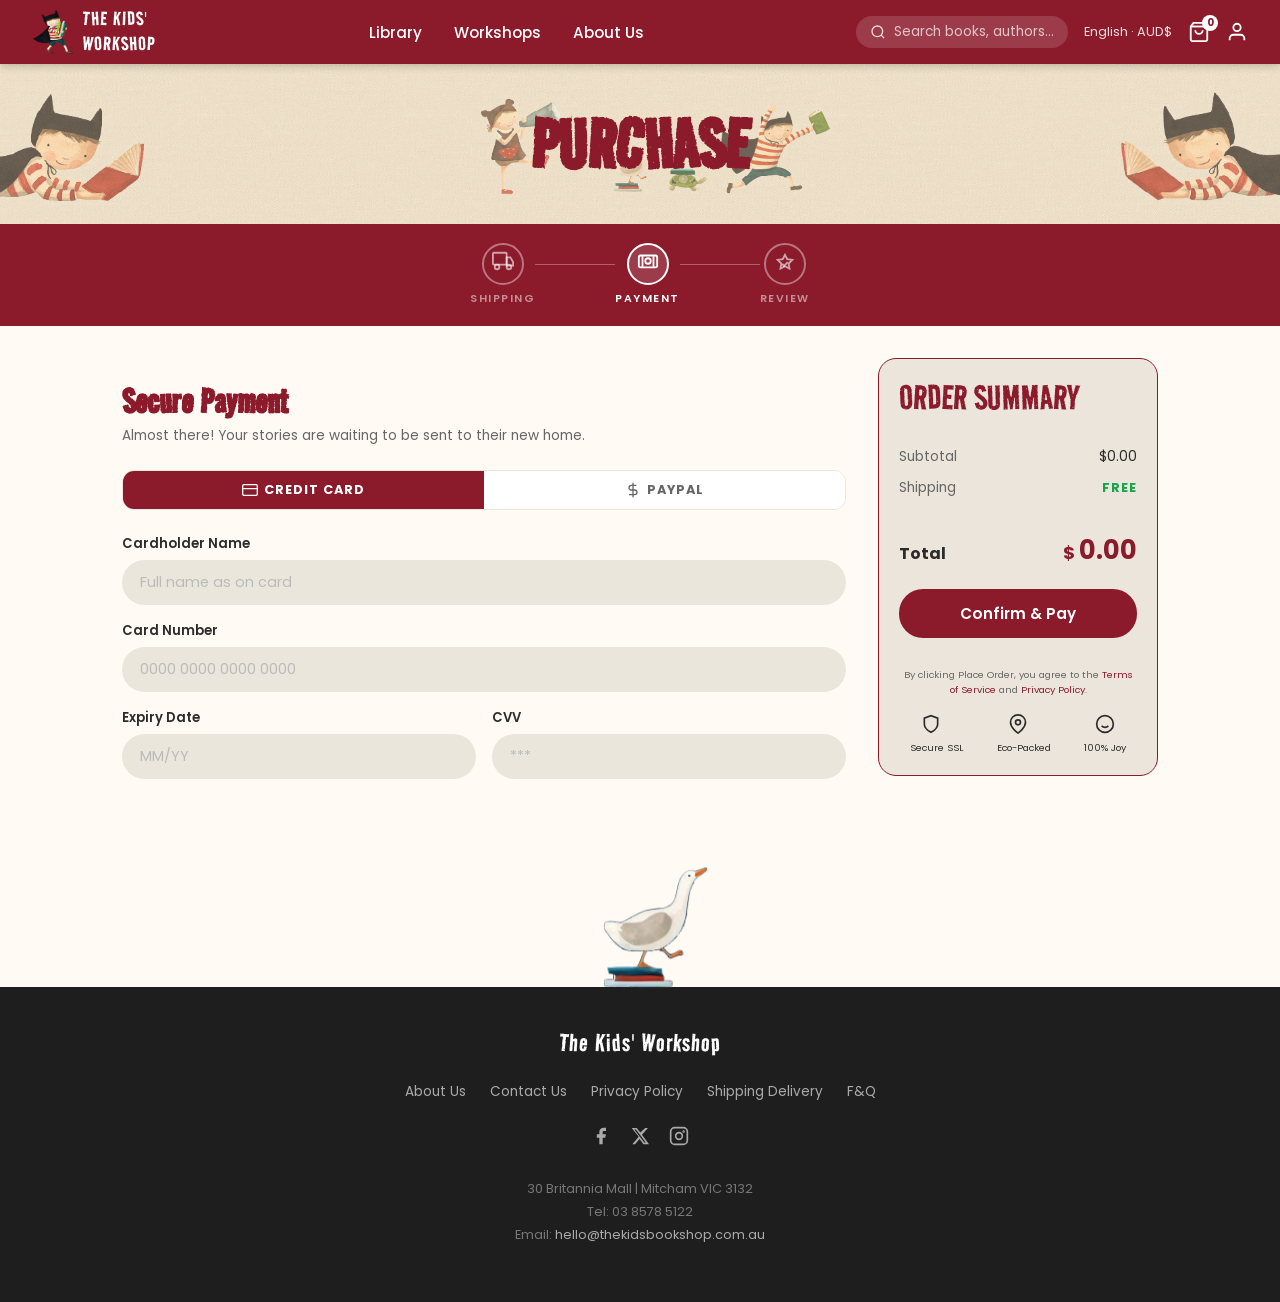
<file: TKW_Purchase_BPayment.html>
<!DOCTYPE html>
<html lang="en">
<head>
  <meta charset="UTF-8" />
  <meta name="viewport" content="width=device-width, initial-scale=1.0" />
  <title>Purchase – Payment – The Kids' Workshop</title>
  <link rel="stylesheet" href="TKW.css" />
  <link rel="stylesheet" href="TKW_CartPurchase.css" />
</head>
<body>
  <header class="site-header">
    <a href="index.html" class="header-logo">
      <img src="TKW Image Sources/original_tkbartboard_10.png" alt="The Kids' Workshop Logo" />
      <div class="header-logo-text">THE KIDS'<br>WORKSHOP</div>
    </a>
    <nav class="header-nav">
      <a href="TKW_library.html">Library</a>
      <a>Workshops</a>
      <a>About Us</a>
    </nav>
    
    <div class="header-right">
      <form class="header-search search-form" id="headerSearchForm">
        <svg width="16" height="16" fill="none" stroke="currentColor" stroke-width="2" viewBox="0 0 24 24">
          <circle cx="11" cy="11" r="8"/><path d="M21 21l-4.35-4.35"/>
        </svg>
        <input id="headerSearchInput" type="text" placeholder="Search books, authors..." />
      </form>

      <div class="header-icons">
        <span class="lang-badge">English · AUD$</span>
        <a href="TKW_ShoppingCart.html">
          <svg width="22" height="22" fill="none" stroke="currentColor" stroke-width="2" viewBox="0 0 24 24">
            <path d="M6 2L3 6v14a2 2 0 002 2h14a2 2 0 002-2V6l-3-4z"/><line x1="3" y1="6" x2="21" y2="6"/>
            <path d="M16 10a4 4 0 01-8 0"/>
          </svg>
          <span class="cart-count">0</span>
        </a>
        <a>
          <svg width="22" height="22" fill="none" stroke="currentColor" stroke-width="2" viewBox="0 0 24 24">
            <path d="M20 21v-2a4 4 0 00-4-4H8a4 4 0 00-4 4v2"/><circle cx="12" cy="7" r="4"/>
          </svg>
        </a>
      </div>
      <button class="hamburger" id="hamburger" aria-label="Open menu">
        <span></span><span></span><span></span>
      </button>
    </div>
  </header>

  <!-- Mobile Menu -->
  <nav class="mobile-menu" id="mobileMenu">
    <a href="TKW_library.html">Library</a>
    <a>Workshops</a>
    <a>About Us</a>
  </nav>

 <!-- banner -->
  <div class="cart-banner" style="background-image: url('TKW Image Sources/original_banner-patternartboard_6-100.jpg');">
    <h1 class="cart-banner-title">PURCHASE</h1>
</div>

<!-- StepBar-->
  <div class="step-bar">
    <div class="step-track">
      <div class="step-item">
        <div class="step-circle">
        <a href="TKW_Purchase_AShipping.html">
          <svg width="22" height="22" fill="none" stroke="currentColor" stroke-width="2" viewBox="0 0 24 24">
            <rect x="1" y="3" width="15" height="13" rx="1"/>
            <path d="M16 8h4l3 5v4h-7V8z"/>
            <circle cx="5.5" cy="18.5" r="2.5"/>
            <circle cx="18.5" cy="18.5" r="2.5"/>
            </svg>
        </a>
        </div>
        <div class="step-label">Shipping</div>
      </div>
      
      <div class="step-line"></div>
      <div class="step-item active">
        <div class="step-circle">
            <a href="TKW_Purchase_BPayment.html">
          <svg width="22" height="22" fill="none" stroke="currentColor" stroke-width="2" viewBox="0 0 24 24">
            <rect x="2" y="6" width="20" height="13" rx="2"/>
            <circle cx="12" cy="12" r="3"/>
            <line x1="6" y1="6" x2="6" y2="19"/>
            <line x1="18" y1="6" x2="18" y2="19"/>
            </svg>
        </a>
        </div>
        <div class="step-label">Payment</div>
      </div>

      <div class="step-line"></div>
      <div class="step-item">
        <div class="step-circle">
          <svg width="22" height="22" fill="none" stroke="currentColor" stroke-width="2" viewBox="0 0 24 24">
        <path d="M12 2l2.4 4.8 5.6.8-4 3.9.9 5.5L12 14.5l-4.9 2.5.9-5.5-4-3.9 5.6-.8L12 2z"/>
        <polyline points="9 12 11 14 15 10"/>
            </svg>
        </a>
        </div>
        <div class="step-label">Review</div>
      </div>
    </div>
  </div>

<!--Content-->
  <div class="cart-layout">
    <!-- LEFT-->
    <div class="cart-left">
      <br>
      <h2 class="purchase-heading">Secure Payment</h2>
      <p class="purchase-subtext">Almost there! Your stories are waiting to be sent to their new home.</p>

      <!-- PaymentMethods -->
      <div class="payment-tabs">
        <button class="pay-tab active">
          <svg width="16" height="16" fill="none" stroke="currentColor" stroke-width="2" viewBox="0 0 24 24"><rect x="1" y="4" width="22" height="16" rx="2"/><line x1="1" y1="10" x2="23" y2="10"/></svg>
          Credit Card
        </button>
        <button class="pay-tab">
          <svg width="16" height="16" fill="none" stroke="currentColor" stroke-width="2" viewBox="0 0 24 24"><line x1="12" y1="1" x2="12" y2="23"/><path d="M17 5H9.5a3.5 3.5 0 000 7h5a3.5 3.5 0 010 7H6"/></svg>
          PayPal
        </button>
      </div>

      <div class="form-group">
        <label for="cardName">Cardholder Name</label>
        <input class="form-input" id="cardName" type="text" placeholder="Full name as on card" />
      </div>

      <div class="form-group" style="position:relative;">
        <label for="cardNumber">Card Number</label>
        <input class="form-input" id="cardNumber" type="text" placeholder="0000 0000 0000 0000" maxlength="19" />
      </div>

      <div class="form-row">
        <div class="form-group">
          <label for="expiry">Expiry Date</label>
          <input class="form-input" id="expiry" type="text" placeholder="MM/YY" maxlength="5" />
        </div>
        <div class="form-group">
          <label for="cvv">CVV</label>
          <input class="form-input" id="cvv" type="text" placeholder="***" maxlength="4" />
        </div>
      </div>
    </div>

    <!-- RIGHT-->
    <div class="cart-right">
      <div class="order-summary">
        <div class="purchase-heading" style="font-size: 2.5rem;">ORDER SUMMARY</div>
        <br>
        <div class="summary-row">
          <span class="label">Subtotal</span>
          <span class="js-subtotal">$0.00</span>
        </div>
        <div class="summary-row">
          <span class="label">Shipping</span>
          <span class="summary-free">FREE</span>
        </div>

        <hr class="summary-divider" />

        <div class="summary-total-row">
          <span class="summary-total-label">Total</span>
          <span class="summary-total-price">
            <span class="dollar">$</span>
            <span class="js-total-large">0</span>
          </span>
        </div>

        <button class="btn-checkout">
          Confirm &amp; Pay
        </button>

        <p class="summary-terms">
          By clicking Place Order, you agree to the
          <a href="terms.html">Terms of Service</a> and <a href="privacy.html">Privacy Policy</a>.
        </p>

        <div class="trust-badges">
          <div class="trust-badges-icon">
          <span class="trust-badge">
            <svg width="20" height="20" fill="none" stroke="currentColor" stroke-width="2" viewBox="0 0 24 24"><path d="M12 22s8-4 8-10V5l-8-3-8 3v7c0 6 8 10 8 10z"/></svg>
          </span>
          <span class="trust-badge">
            <span>
            <svg width="20" height="20" fill="none" stroke="currentColor" stroke-width="2" viewBox="0 0 24 24"><path d="M21 10c0 7-9 13-9 13s-9-6-9-13a9 9 0 0118 0z"/><circle cx="12" cy="10" r="3"/></svg>
            </span>
          </span>
          <span class="trust-badge">
            <svg width="20" height="20" fill="none" stroke="currentColor" stroke-width="2" viewBox="0 0 24 24"><circle cx="12" cy="12" r="10"/><path d="M8 14s1.5 2 4 2 4-2 4-2"/><line x1="9" y1="9" x2="9.01" y2="9"/><line x1="15" y1="9" x2="15.01" y2="9"/></svg>
          </span>
          </div>
            <div class="trust-badges-text">
            <span>Secure SSL</span>
              <span>Eco-Packed</span>
              <span>100% Joy</span>
          </div>
        </div>
      </div>
    </div>
  </div>

  
  <section class="mascot-goose">
    <img src="TKW Image Sources/goose.png" alt="Goose mascot" />
  </section>  

  <!-- FOOTER -->
  <footer class="site-footer">
    <div class="footer-main">
      <div class="footer-logo-text">The Kids' Workshop</div>
      <div class="footer-links">
        <a href="about.html">About Us</a>
        <a href="contact.html">Contact Us</a>
        <a href="privacy.html">Privacy Policy</a>
        <a href="shipping.html">Shipping Delivery</a>
        <a href="faq.html">F&Q</a>
      </div>
      <div class="footer-social"> 
        <a href="https://www.facebook.com/thekidsbookshop/" aria-label="Facebook">
          <svg width="20" height="20" fill="currentColor" viewBox="0 0 24 24"><path d="M18 2h-3a5 5 0 00-5 5v3H7v4h3v8h4v-8h3l1-4h-4V7a1 1 0 011-1h3z"/></svg>
        </a>
        <a href="https://x.com/TheKidsBookshop" aria-label="X">
          <svg width="20" height="20" fill="currentColor" viewBox="0 0 24 24">
            <path d="M18.244 2.25h3.308l-7.227 8.26 8.502 11.24H16.17l-4.714-6.231-5.401 6.231H2.746l7.73-8.835L2.013 2.25H8.08l4.253 5.622 5.91-5.622Zm-1.161 17.52h1.833L7.084 4.126H5.117Z"/>
          </svg>
        </a>
        <a href="https://www.instagram.com/thekidsbookshop/" aria-label="Instagram">
          <svg width="20" height="20" fill="none" stroke="currentColor" stroke-width="2" viewBox="0 0 24 24"><rect x="2" y="2" width="20" height="20" rx="5"/><circle cx="12" cy="12" r="4"/><circle cx="17.5" cy="6.5" r="0.5" fill="currentColor"/></svg>
        </a>
      </div>
      <div class="footer-contact">
        30 Britannia Mall | Mitcham VIC 3132<br />
        Tel: 03 8578 5122<br />
        Email: <a href="mailto:hello@thekidsbookshop.com.au" style="color:#aaa;">hello@thekidsbookshop.com.au</a>
      </div>
    </div>
  </footer>

          <script src="TKW.JS"></script>
          <script src="TKW_Purchase.js"></script> 
</body>
</html>
</file>
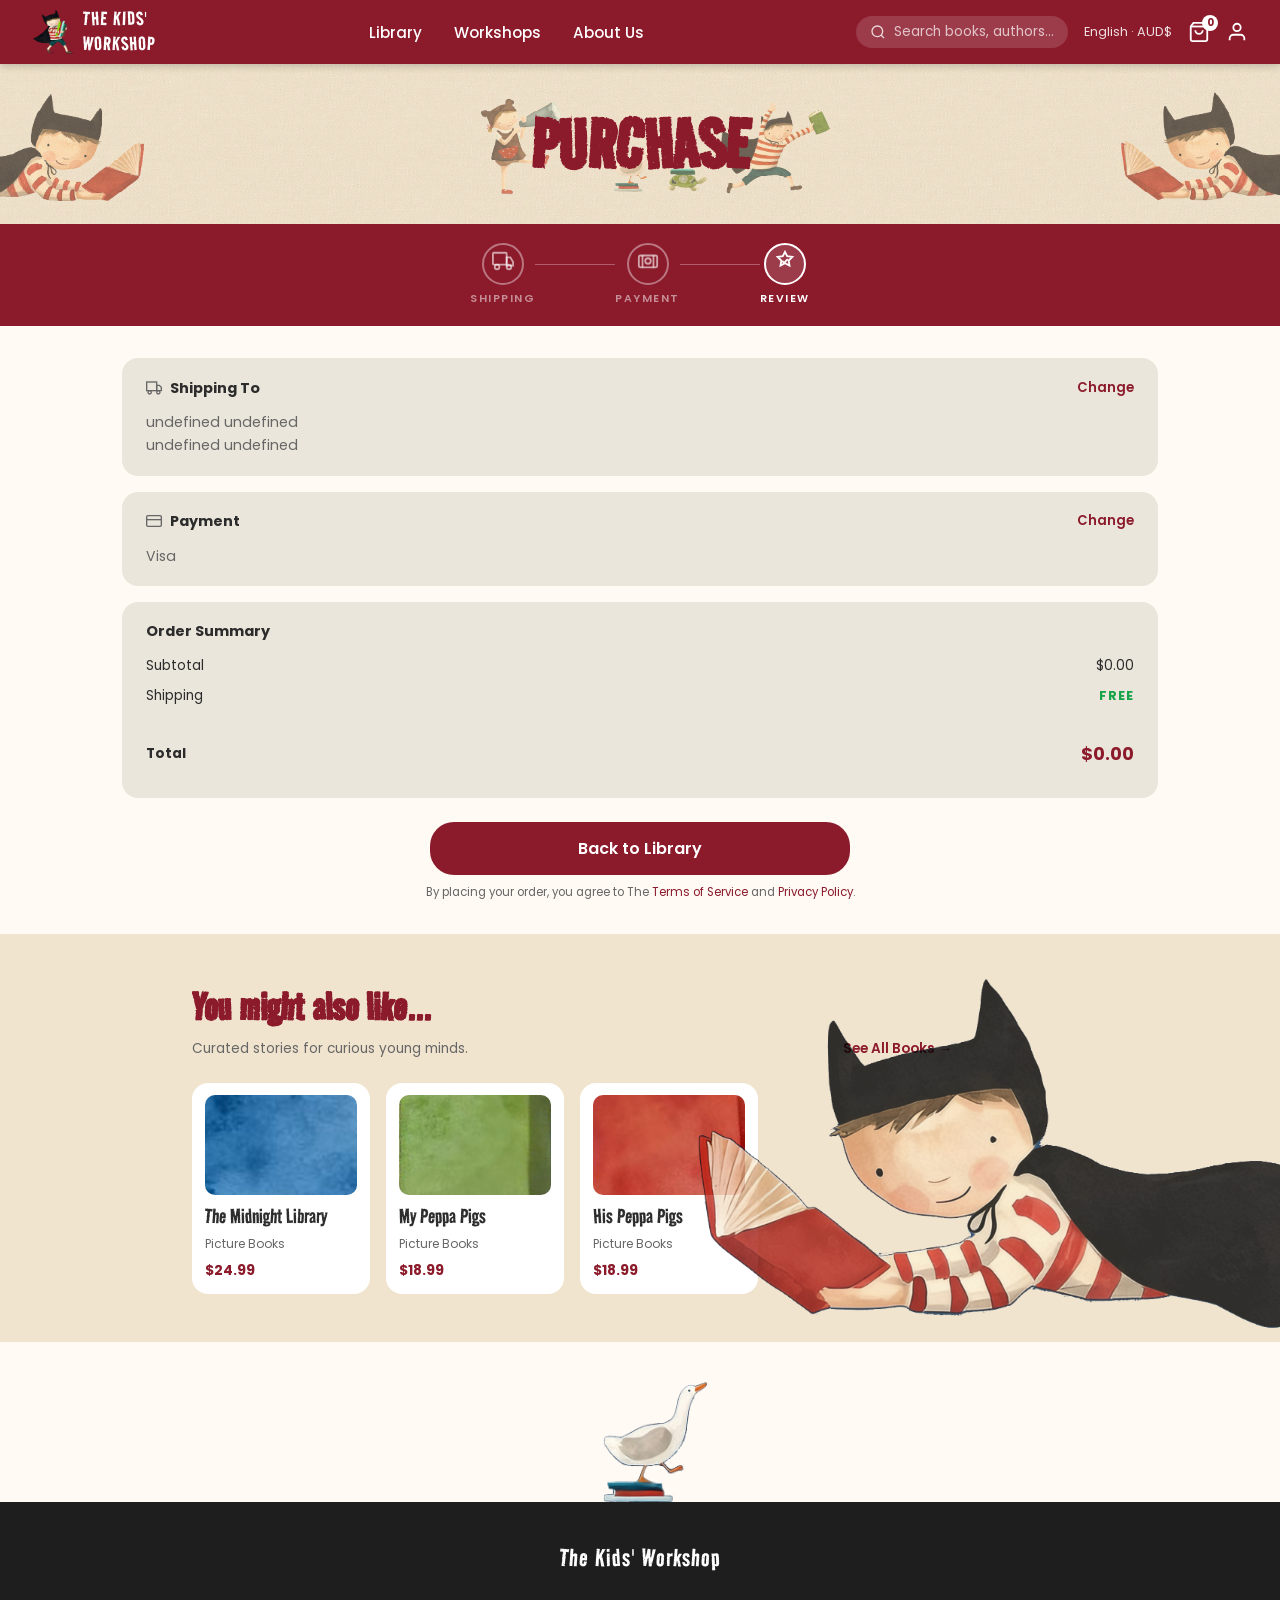
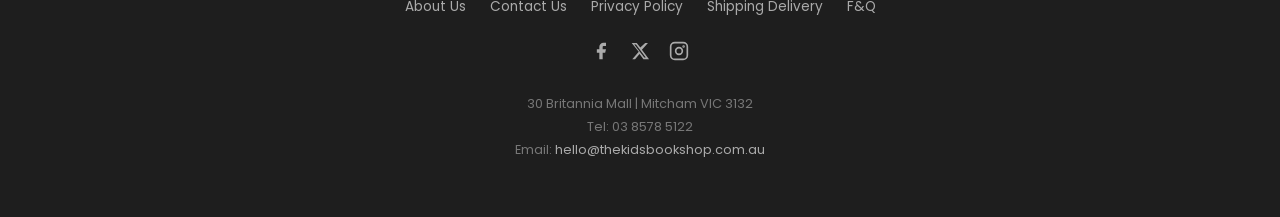
<file: TKW_Purchase_CReview.html>
<!DOCTYPE html>
<html lang="en">
<head>
  <meta charset="UTF-8" />
  <meta name="viewport" content="width=device-width, initial-scale=1.0" />
  <title>Purchase – Review – The Kids' Workshop</title>
  <link rel="stylesheet" href="TKW.css" />
  <link rel="stylesheet" href="TKW_CartPurchase.css" />
</head>
<body>
  <header class="site-header">
    <a href="index.html" class="header-logo">
      <img src="TKW Image Sources/original_tkbartboard_10.png" alt="The Kids' Workshop Logo" />
      <div class="header-logo-text">THE KIDS'<br>WORKSHOP</div>
    </a>
    <nav class="header-nav">
      <a href="TKW_library.html">Library</a>
      <a>Workshops</a>
      <a>About Us</a>
    </nav>
    
    <div class="header-right">
      <form class="header-search search-form" id="headerSearchForm">
        <svg width="16" height="16" fill="none" stroke="currentColor" stroke-width="2" viewBox="0 0 24 24">
          <circle cx="11" cy="11" r="8"/><path d="M21 21l-4.35-4.35"/>
        </svg>
        <input id="headerSearchInput" type="text" placeholder="Search books, authors..." />
      </form>

      <div class="header-icons">
        <span class="lang-badge">English · AUD$</span>
        <a href="TKW_ShoppingCart.html">
          <svg width="22" height="22" fill="none" stroke="currentColor" stroke-width="2" viewBox="0 0 24 24">
            <path d="M6 2L3 6v14a2 2 0 002 2h14a2 2 0 002-2V6l-3-4z"/><line x1="3" y1="6" x2="21" y2="6"/>
            <path d="M16 10a4 4 0 01-8 0"/>
          </svg>
          <span class="cart-count">0</span>
        </a>
        <a>
          <svg width="22" height="22" fill="none" stroke="currentColor" stroke-width="2" viewBox="0 0 24 24">
            <path d="M20 21v-2a4 4 0 00-4-4H8a4 4 0 00-4 4v2"/><circle cx="12" cy="7" r="4"/>
          </svg>
        </a>
      </div>
      <button class="hamburger" id="hamburger" aria-label="Open menu">
        <span></span><span></span><span></span>
      </button>
    </div>
  </header>

  <!-- Mobile Menu -->
  <nav class="mobile-menu" id="mobileMenu">
    <a href="TKW_library.html">Library</a>
    <a>Workshops</a>
    <a>About Us</a>
  </nav>

 <!-- banner -->
  <div class="cart-banner" style="background-image: url('TKW Image Sources/original_banner-patternartboard_6-100.jpg');">
    <h1 class="cart-banner-title">PURCHASE</h1>
</div>

<!-- StepBar-->
  <div class="step-bar">
    <div class="step-track">
      <div class="step-item">
        <div class="step-circle">
        <a href="TKW_Purchase_AShipping.html">
          <svg width="22" height="22" fill="none" stroke="currentColor" stroke-width="2" viewBox="0 0 24 24">
            <rect x="1" y="3" width="15" height="13" rx="1"/>
            <path d="M16 8h4l3 5v4h-7V8z"/>
            <circle cx="5.5" cy="18.5" r="2.5"/>
            <circle cx="18.5" cy="18.5" r="2.5"/>
            </svg>
        </a>
        </div>
        <div class="step-label">Shipping</div>
      </div>
      
      <div class="step-line"></div>
      <div class="step-item">
        <div class="step-circle">
            <a href="TKW_Purchase_BPayment.html">
          <svg width="22" height="22" fill="none" stroke="currentColor" stroke-width="2" viewBox="0 0 24 24">
            <rect x="2" y="6" width="20" height="13" rx="2"/>
            <circle cx="12" cy="12" r="3"/>
            <line x1="6" y1="6" x2="6" y2="19"/>
            <line x1="18" y1="6" x2="18" y2="19"/>
            </svg>
        </a>
        </div>
        <div class="step-label">Payment</div>
      </div>

      <div class="step-line"></div>
      <div class="step-item active">
        <div class="step-circle">
            <a href="TKW_Purchase_CReview.html">
          <svg width="22" height="22" fill="none" stroke="currentColor" stroke-width="2" viewBox="0 0 24 24">
        <path d="M12 2l2.4 4.8 5.6.8-4 3.9.9 5.5L12 14.5l-4.9 2.5.9-5.5-4-3.9 5.6-.8L12 2z"/>
        <polyline points="9 12 11 14 15 10"/>
            </svg>
        </a>
        </div>
        <div class="step-label">Review</div>
      </div>
    </div>
  </div>

<!--MainContent-->
  <div class="cart-layout">

    <!-- ReviewSum -->
    <div class="cart-left">

      <!-- Shipping-->
      <div class="review-box">
        <div class="review-box-header">
          <div class="review-box-title">
            <svg width="16" height="16" fill="none" stroke="currentColor" stroke-width="2" viewBox="0 0 24 24"><rect x="1" y="3" width="15" height="13"/><path d="M16 8h4l3 3v5h-7V8z"/><circle cx="5.5" cy="18.5" r="2.5"/><circle cx="18.5" cy="18.5" r="2.5"/></svg>
            Shipping To
          </div>
          <button class="review-change" onclick="window.location.href='TKW_Purchase_AShipping.html'">Change</button>
        </div>
        <div class="review-box-content" id="reviewShippingAddress">
          No address entered.
        </div>
      </div>

      <!-- Payment -->
      <div class="review-box">
        <div class="review-box-header">
          <div class="review-box-title">
            <svg width="16" height="16" fill="none" stroke="currentColor" stroke-width="2" viewBox="0 0 24 24"><rect x="1" y="4" width="22" height="16" rx="2"/><line x1="1" y1="10" x2="23" y2="10"/></svg>
            Payment
          </div>
          <button class="review-change" onclick="window.location.href='TKW_Purchase_BPayment.html'">Change</button>
        </div>
        <div class="review-box-content">Visa</div>
      </div>

      <!-- OrderSum -->
      <div class="review-box">
        <div class="review-box-header">
          <div class="review-box-title">Order Summary</div>
        </div>
        <div class="review-box-content">
          <div class="summary-row" style="margin-bottom:0.5rem;">
            <span>Subtotal</span>
            <span class="js-subtotal">$0.00</span>
          </div>
          <div class="summary-row" style="margin-bottom:0.5rem;">
            <span>Shipping</span>
            <span class="summary-free">FREE</span>
          </div>
          <hr class="summary-divider" />
          <div class="summary-row" style="font-weight:700; color:var(--dark);">
            <span>Total</span>
            <span style="color:var(--crimson); font-size:1.1rem;">$<span class="js-total-large">0</span></span>
          </div>
        </div>
      </div>

      <button class="btn-place-order" onclick="sessionStorage.removeItem('tkwShipping');sessionStorage.removeItem('tkwPayment');sessionStorage.removeItem('tkwCart');window.location.href='TKW_library.html'">
        Back to Library
      </button>

      <p class="place-order-terms">
        By placing your order, you agree to The
        <a href="terms.html">Terms of Service</a> and <a href="privacy.html">Privacy Policy</a>.
      </p>

    </div>
  </div>

  <!-- Recommend section -->
 <section class="also-like-section">
    <div class="also-like-inner">
      <div class="also-like-header">
        <div>
          <h2 class="section-title" style="text-align:left; font-size:2.8rem;">You might also like...</h2>
          <p style="font-size:0.85rem;color:var(--gray);">Curated stories for curious young minds.</p>
        </div>
        <a href="TKW_library.html" class="see-all-link">See All Books →</a>
      </div>
      <div class="also-like-grid">
        <a href="TKW_product-midnight.html" class="also-card">
          <img src="TKW Image Sources/b1.5.png" alt="The Midnight Library" />
          <div class="book-card-title">The Midnight Library</div>
          <div class="also-card-cat">Picture Books</div>
          <div class="also-card-price">$24.99</div>
        </a>
        <a href="TKW_product-mypeppa.html" class="also-card">
          <img src="TKW Image Sources/b2.5.png" alt="My Peppa Pigs" />
          <div class="book-card-title">My Peppa Pigs</div>
          <div class="also-card-cat">Picture Books</div>
          <div class="also-card-price">$18.99</div>
        </a>
        <a href="TKW_product-hispeppa.html" class="also-card">
          <img src="TKW Image Sources/b3.5.png" alt="His Peppa Pigs" />
          <div class="book-card-title">His Peppa Pigs</div>
          <div class="also-card-cat">Picture Books</div>
          <div class="also-card-price">$18.99</div>
        </a>
      </div>
        <a href="TKW_library.html" class="see-all-linkSub">See All Books →</a>
        <div class="also-like-deco" aria-hidden="true">
    <img src="TKW Image Sources/DecorFigure1.png" alt="Decoration Figure" />
  </div>
    </div>
  </section>

  <section class="mascot-goose">
    <img src="TKW Image Sources/goose.png" alt="Goose mascot" />
  </section>  

<!-- FOOTER -->
  <footer class="site-footer">
    <div class="footer-main">
      <div class="footer-logo-text">The Kids' Workshop</div>
      <div class="footer-links">
        <a href="about.html">About Us</a>
        <a href="contact.html">Contact Us</a>
        <a href="privacy.html">Privacy Policy</a>
        <a href="shipping.html">Shipping Delivery</a>
        <a href="faq.html">F&Q</a>
      </div>
      <div class="footer-social"> 
        <a href="https://www.facebook.com/thekidsbookshop/" aria-label="Facebook">
          <svg width="20" height="20" fill="currentColor" viewBox="0 0 24 24"><path d="M18 2h-3a5 5 0 00-5 5v3H7v4h3v8h4v-8h3l1-4h-4V7a1 1 0 011-1h3z"/></svg>
        </a>
        <a href="https://x.com/TheKidsBookshop" aria-label="X">
          <svg width="20" height="20" fill="currentColor" viewBox="0 0 24 24">
            <path d="M18.244 2.25h3.308l-7.227 8.26 8.502 11.24H16.17l-4.714-6.231-5.401 6.231H2.746l7.73-8.835L2.013 2.25H8.08l4.253 5.622 5.91-5.622Zm-1.161 17.52h1.833L7.084 4.126H5.117Z"/>
          </svg>
        </a>
        <a href="https://www.instagram.com/thekidsbookshop/" aria-label="Instagram">
          <svg width="20" height="20" fill="none" stroke="currentColor" stroke-width="2" viewBox="0 0 24 24"><rect x="2" y="2" width="20" height="20" rx="5"/><circle cx="12" cy="12" r="4"/><circle cx="17.5" cy="6.5" r="0.5" fill="currentColor"/></svg>
        </a>
      </div>
      <div class="footer-contact">
        30 Britannia Mall | Mitcham VIC 3132<br />
        Tel: 03 8578 5122<br />
        Email: <a href="mailto:hello@thekidsbookshop.com.au" style="color:#aaa;">hello@thekidsbookshop.com.au</a>
      </div>
    </div>
  </footer>

          <script src="TKW.JS"></script>
          <script src="TKW_Purchase.js"></script> 
</body>
</html>
</file>
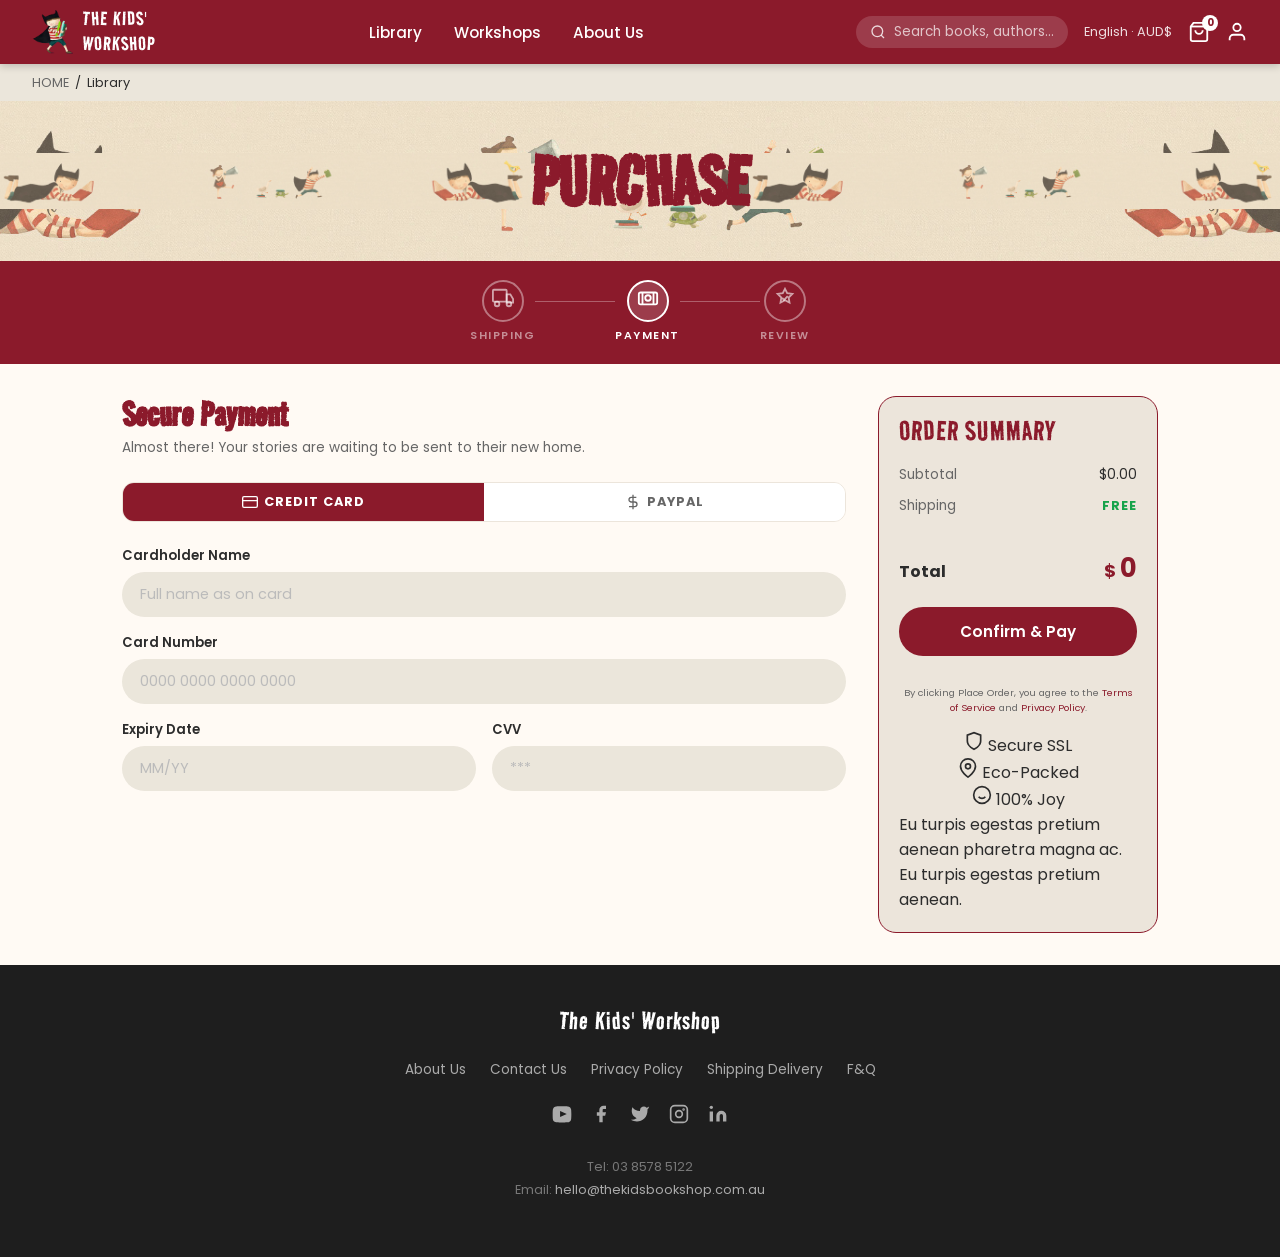
<file: TKW_Purchase_Payment.html>
<!DOCTYPE html>
<html lang="en">
<head>
  <meta charset="UTF-8" />
  <meta name="viewport" content="width=device-width, initial-scale=1.0" />
  <title>Purchase – Payment – The Kids' Workshop</title>
  <link rel="stylesheet" href="TKW.css" />
  <link rel="stylesheet" href="TKW_CartPurchase.css" />
</head>
<body>
  <header class="site-header">
    <a href="TKW_HomePage.html" class="header-logo">
      <img src="TKW Image Sources/original_tkbartboard_10.png" alt="The Kids' Workshop Logo" />
      <div class="header-logo-text">THE KIDS'<br>WORKSHOP</div>
    </a>
    <nav class="header-nav">
      <a href="TKW_library.html" >Library</a>
      <a href="workshops.html">Workshops</a>
      <a href="about.html">About Us</a>
    </nav>
    <div class="header-right">
      <form class="header-search search-form">
        <svg width="16" height="16" fill="none" stroke="currentColor" stroke-width="2" viewBox="0 0 24 24">
          <circle cx="11" cy="11" r="8"/><path d="M21 21l-4.35-4.35"/>
        </svg>
        <input id="headerSearchInput" type="text" placeholder="Search books, authors..." />
      </form>
      <div class="header-icons">
        <span class="lang-badge">English · AUD$</span>
        <a href="TKW_ShoppingCart.html">
          <svg width="22" height="22" fill="none" stroke="currentColor" stroke-width="2" viewBox="0 0 24 24">
            <path d="M6 2L3 6v14a2 2 0 002 2h14a2 2 0 002-2V6l-3-4z"/><line x1="3" y1="6" x2="21" y2="6"/>
            <path d="M16 10a4 4 0 01-8 0"/>
          </svg>
          <span class="cart-count">0</span>
        </a>
        <a href="account.html">
          <svg width="22" height="22" fill="none" stroke="currentColor" stroke-width="2" viewBox="0 0 24 24">
            <path d="M20 21v-2a4 4 0 00-4-4H8a4 4 0 00-4 4v2"/><circle cx="12" cy="7" r="4"/>
          </svg>
        </a>
      </div>
      <button class="hamburger" id="hamburger" aria-label="Open menu">
        <span></span><span></span><span></span>
      </button>
    </div>
  </header>

  <nav class="mobile-menu" id="mobileMenu">
    <a href="library.html">Library</a>
    <a href="workshops.html">Workshops</a>
    <a href="about.html">About Us</a>
  </nav>

  <!-- Breadcrumb -->
  <div class="breadcrumb">
    <a href="index.html">HOME</a>
    <span>/</span>
    <span>Library</span>
  </div>

 <!-- banner -->

  <div class="cart-banner">
    <div class="banner-char banner-char-left">
      <img src="TKW Image Sources/original_banner-patternartboard_6-100.jpg" alt="" aria-hidden="true" />
    </div>
    <h1 class="cart-banner-title">PURCHASE</h1>
    <div class="banner-char banner-char-right">
      <img src="TKW Image Sources/original_banner-patternartboard_6-100.jpg" alt="" aria-hidden="true" />
    </div>
  </div>

<!-- StepBar-->
  <div class="step-bar">
    <div class="step-track">
      <div class="step-item">
        <div class="step-circle">
        <a href="TKW_Purchase_Payment.html">
          <svg width="22" height="22" fill="none" stroke="currentColor" stroke-width="2" viewBox="0 0 24 24">
            <rect x="1" y="3" width="15" height="13" rx="1"/>
            <path d="M16 8h4l3 5v4h-7V8z"/>
            <circle cx="5.5" cy="18.5" r="2.5"/>
            <circle cx="18.5" cy="18.5" r="2.5"/>
            </svg>
        </a>
        </div>
        <div class="step-label">Shipping</div>
      </div>
      
      <div class="step-line"></div>
      <div class="step-item active">
        <div class="step-circle">
            <a href="TKW_Purchase_Shipping.html">
          <svg width="22" height="22" fill="none" stroke="currentColor" stroke-width="2" viewBox="0 0 24 24">
            <rect x="2" y="6" width="20" height="13" rx="2"/>
            <circle cx="12" cy="12" r="3"/>
            <line x1="6" y1="6" x2="6" y2="19"/>
            <line x1="18" y1="6" x2="18" y2="19"/>
            </svg>
        </a>
        </div>
        <div class="step-label">Payment</div>
      </div>

      <div class="step-line"></div>
      <div class="step-item">
        <div class="step-circle">
            <a href="TKW_Purchase_Review.html">
          <svg width="22" height="22" fill="none" stroke="currentColor" stroke-width="2" viewBox="0 0 24 24">
        <path d="M12 2l2.4 4.8 5.6.8-4 3.9.9 5.5L12 14.5l-4.9 2.5.9-5.5-4-3.9 5.6-.8L12 2z"/>
        <polyline points="9 12 11 14 15 10"/>
            </svg>
        </a>
        </div>
        <div class="step-label">Review</div>
      </div>
    </div>
  </div>

<!--Content-->
  <div class="cart-layout">
    <!-- LEFT-->
    <div class="cart-left">
      <h2 class="purchase-heading">Secure Payment</h2>
      <p class="purchase-subtext">Almost there! Your stories are waiting to be sent to their new home.</p>

      <!-- PaymentMethods -->
      <div class="payment-tabs">
        <button class="pay-tab active">
          <svg width="16" height="16" fill="none" stroke="currentColor" stroke-width="2" viewBox="0 0 24 24"><rect x="1" y="4" width="22" height="16" rx="2"/><line x1="1" y1="10" x2="23" y2="10"/></svg>
          Credit Card
        </button>
        <button class="pay-tab">
          <svg width="16" height="16" fill="none" stroke="currentColor" stroke-width="2" viewBox="0 0 24 24"><line x1="12" y1="1" x2="12" y2="23"/><path d="M17 5H9.5a3.5 3.5 0 000 7h5a3.5 3.5 0 010 7H6"/></svg>
          PayPal
        </button>
      </div>

      <div class="form-group">
        <label for="cardName">Cardholder Name</label>
        <input class="form-input" id="cardName" type="text" placeholder="Full name as on card" />
      </div>

      <div class="form-group" style="position:relative;">
        <label for="cardNumber">Card Number</label>
        <input class="form-input" id="cardNumber" type="text" placeholder="0000 0000 0000 0000" maxlength="19" />
      </div>

      <div class="form-row">
        <div class="form-group">
          <label for="expiry">Expiry Date</label>
          <input class="form-input" id="expiry" type="text" placeholder="MM/YY" maxlength="5" />
        </div>
        <div class="form-group">
          <label for="cvv">CVV</label>
          <input class="form-input" id="cvv" type="text" placeholder="***" maxlength="4" />
        </div>
      </div>
    </div>

    <!-- RIGHT-->
    <div class="cart-right">
      <div class="order-summary">
        <div class="order-summary-title">ORDER SUMMARY</div>

        <div class="summary-row">
          <span class="label">Subtotal</span>
          <span class="js-subtotal">$0.00</span>
        </div>
        <div class="summary-row">
          <span class="label">Shipping</span>
          <span class="summary-free">FREE</span>
        </div>

        <hr class="summary-divider" />

        <div class="summary-total-row">
          <span class="summary-total-label">Total</span>
          <span class="summary-total-price">
            <span class="dollar">$</span>
            <span class="js-total-large">0</span>
          </span>
        </div>

        <button class="btn-checkout" onclick="window.location.href='TKW_Purchase_Shipping.html'">
          Confirm &amp; Pay
        </button>

        <p class="summary-terms">
          By clicking Place Order, you agree to the
          <a href="terms.html">Terms of Service</a> and <a href="privacy.html">Privacy Policy</a>.
        </p>

        <div class="trust-badges">
          <div class="trust-badge">
            <svg width="20" height="20" fill="none" stroke="currentColor" stroke-width="2" viewBox="0 0 24 24"><path d="M12 22s8-4 8-10V5l-8-3-8 3v7c0 6 8 10 8 10z"/></svg>
            Secure SSL
          </div>
          <div class="trust-badge">
            <svg width="20" height="20" fill="none" stroke="currentColor" stroke-width="2" viewBox="0 0 24 24"><path d="M21 10c0 7-9 13-9 13s-9-6-9-13a9 9 0 0118 0z"/><circle cx="12" cy="10" r="3"/></svg>
            Eco-Packed
          </div>
          <div class="trust-badge">
            <svg width="20" height="20" fill="none" stroke="currentColor" stroke-width="2" viewBox="0 0 24 24"><circle cx="12" cy="12" r="10"/><path d="M8 14s1.5 2 4 2 4-2 4-2"/><line x1="9" y1="9" x2="9.01" y2="9"/><line x1="15" y1="9" x2="15.01" y2="9"/></svg>
            100% Joy
          </div>
        </div>
        <p class="trust-note">Eu turpis egestas pretium aenean pharetra magna ac. Eu turpis egestas pretium aenean.</p>
      </div>
    </div>

  </div>

  
  <!-- FOOTER -->
  <footer class="site-footer">
    <div class="footer-main">
      <div class="footer-logo-text">The Kids' Workshop</div>
      <div class="footer-links">
        <a href="about.html">About Us</a>
        <a href="contact.html">Contact Us</a>
        <a href="privacy.html">Privacy Policy</a>
        <a href="shipping.html">Shipping Delivery</a>
        <a href="faq.html">F&Q</a>
      </div>
      <div class="footer-social"> <!-- externalReference -->
        <a href="#" aria-label="YouTube">
          <svg width="20" height="20" fill="currentColor" viewBox="0 0 24 24"><path d="M23 7s-.3-2-1.2-2.8c-1.1-1.2-2.4-1.2-3-1.3C16.2 2.8 12 2.8 12 2.8s-4.2 0-6.8.1c-.6.1-1.9.1-3 1.3C1.3 5 1 7 1 7S.8 9.2.8 11.5v2.1C.8 16 1 18 1 18s.3 2 1.2 2.8c1.1 1.2 2.6 1.1 3.3 1.2C7.6 22.2 12 22.2 12 22.2s4.2 0 6.8-.2c.6-.1 1.9-.1 3-1.3.9-.8 1.2-2.8 1.2-2.8s.2-2.2.2-4.4v-2.1C23.2 9.2 23 7 23 7zM9.7 15.5V8.4l8 3.6-8 3.5z"/></svg>
        </a>
        <a href="#" aria-label="Facebook">
          <svg width="20" height="20" fill="currentColor" viewBox="0 0 24 24"><path d="M18 2h-3a5 5 0 00-5 5v3H7v4h3v8h4v-8h3l1-4h-4V7a1 1 0 011-1h3z"/></svg>
        </a>
        <a href="#" aria-label="Twitter">
          <svg width="20" height="20" fill="currentColor" viewBox="0 0 24 24"><path d="M23 3a10.9 10.9 0 01-3.14 1.53 4.48 4.48 0 00-7.86 3v1A10.66 10.66 0 013 4s-4 9 5 13a11.64 11.64 0 01-7 2c9 5 20 0 20-11.5a4.5 4.5 0 00-.08-.83A7.72 7.72 0 0023 3z"/></svg>
        </a>
        <a href="#" aria-label="Instagram">
          <svg width="20" height="20" fill="none" stroke="currentColor" stroke-width="2" viewBox="0 0 24 24"><rect x="2" y="2" width="20" height="20" rx="5"/><circle cx="12" cy="12" r="4"/><circle cx="17.5" cy="6.5" r="0.5" fill="currentColor"/></svg>
        </a>
        <a href="#" aria-label="LinkedIn">
          <svg width="20" height="20" fill="currentColor" viewBox="0 0 24 24"><path d="M16 8a6 6 0 016 6v7h-4v-7a2 2 0 00-2-2 2 2 0 00-2 2v7h-4v-7a6 6 0 016-6zM2 9h4v12H2z"/><circle cx="4" cy="4" r="2"/></svg>
        </a>
      </div>
      <div class="footer-contact">
        Tel: 03 8578 5122<br />
        Email: <a href="mailto:hello@thekidsbookshop.com.au" style="color:#aaa;">hello@thekidsbookshop.com.au</a>
      </div>
    </div>
  </footer>

</body>
</html>
</file>
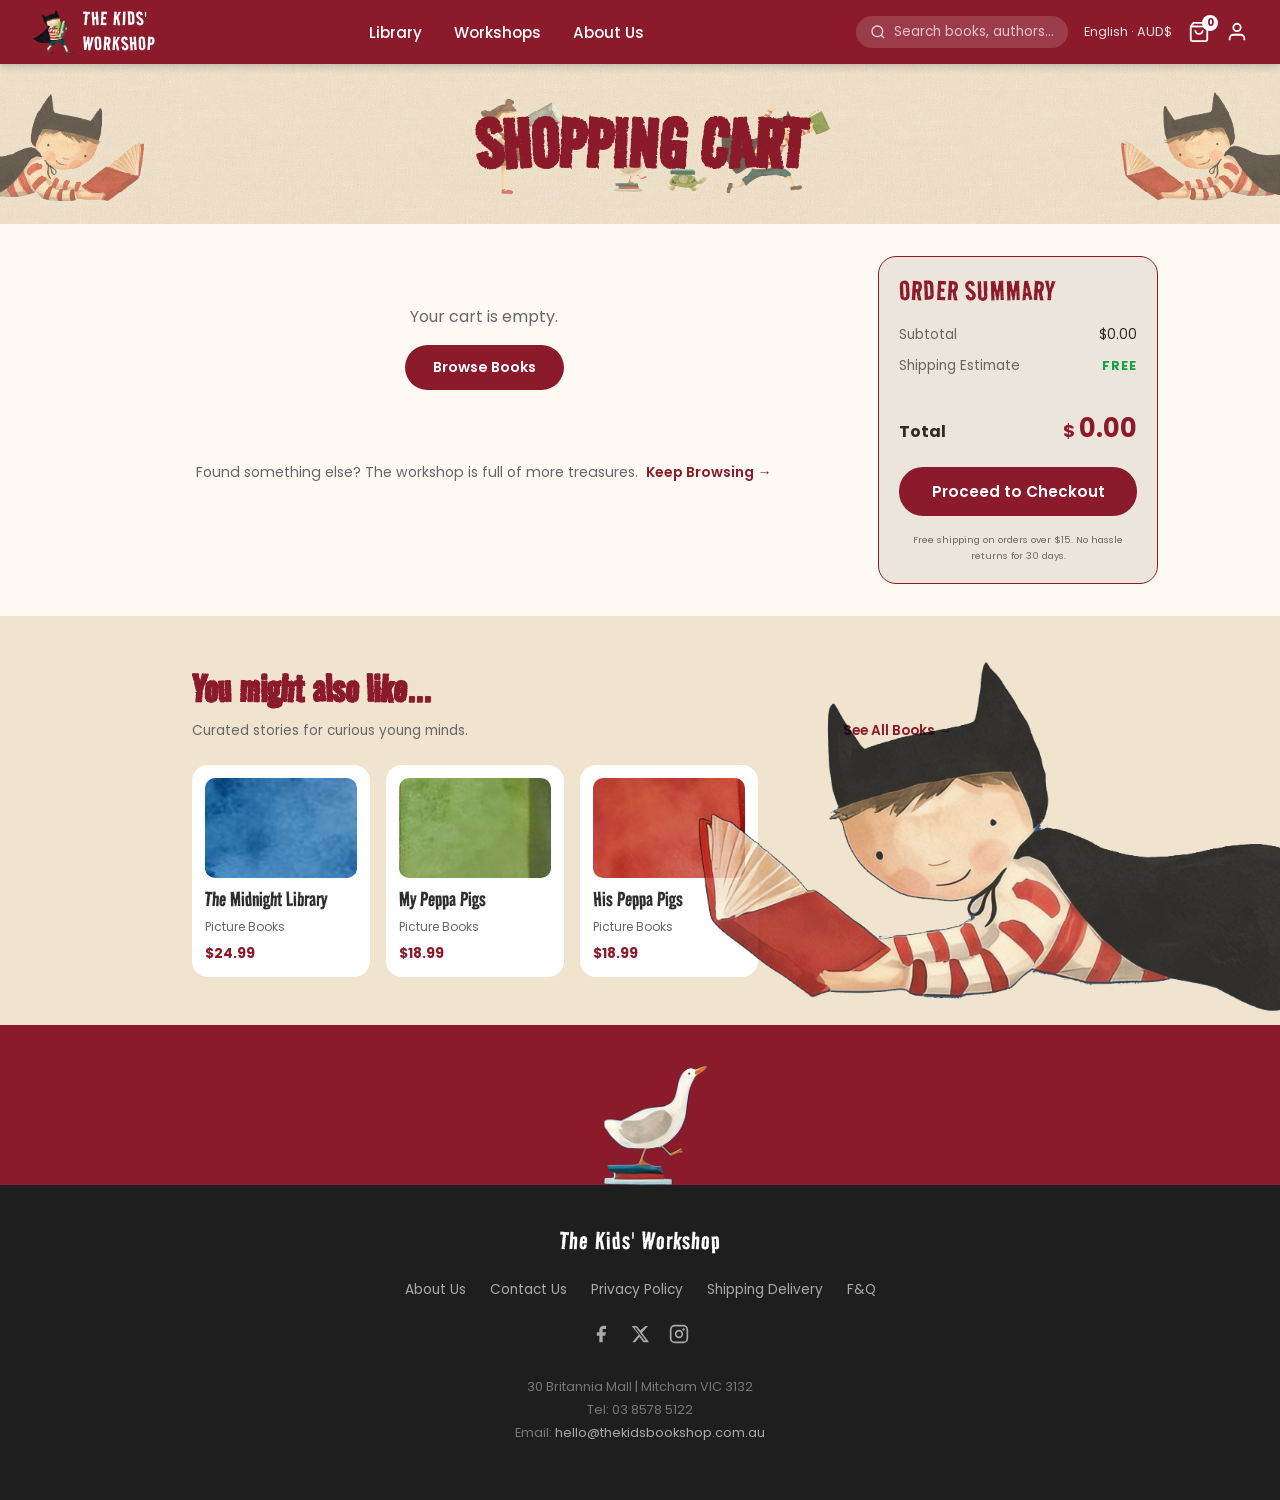
<file: TKW_ShoppingCart.html>
<!DOCTYPE html>
<html lang="en">
<head>
  <meta charset="UTF-8" />
  <meta name="viewport" content="width=device-width, initial-scale=1.0" />
  <title>Shopping Cart – The Kids' Workshop</title>
  <link rel="stylesheet" href="TKW.css" />
  <link rel="stylesheet" href="TKW_CartPurchase.css" />
</head>
<body>
<body>
  <header class="site-header">
    <a href="index.html" class="header-logo">
      <img src="TKW Image Sources/original_tkbartboard_10.png" alt="The Kids' Workshop Logo" />
      <div class="header-logo-text">THE KIDS'<br>WORKSHOP</div>
    </a>
    <nav class="header-nav">
      <a href="TKW_library.html">Library</a>
      <a>Workshops</a>
      <a>About Us</a>
    </nav>
    
    <div class="header-right">
      <form class="header-search search-form" id="headerSearchForm">
        <svg width="16" height="16" fill="none" stroke="currentColor" stroke-width="2" viewBox="0 0 24 24">
          <circle cx="11" cy="11" r="8"/><path d="M21 21l-4.35-4.35"/>
        </svg>
        <input id="headerSearchInput" type="text" placeholder="Search books, authors..." />
      </form>

      <div class="header-icons">
        <span class="lang-badge">English · AUD$</span>
        <a href="TKW_ShoppingCart.html">
          <svg width="22" height="22" fill="none" stroke="currentColor" stroke-width="2" viewBox="0 0 24 24">
            <path d="M6 2L3 6v14a2 2 0 002 2h14a2 2 0 002-2V6l-3-4z"/><line x1="3" y1="6" x2="21" y2="6"/>
            <path d="M16 10a4 4 0 01-8 0"/>
          </svg>
          <span class="cart-count">0</span>
        </a>
        <a>
          <svg width="22" height="22" fill="none" stroke="currentColor" stroke-width="2" viewBox="0 0 24 24">
            <path d="M20 21v-2a4 4 0 00-4-4H8a4 4 0 00-4 4v2"/><circle cx="12" cy="7" r="4"/>
          </svg>
        </a>
      </div>
      <button class="hamburger" id="hamburger" aria-label="Open menu">
        <span></span><span></span><span></span>
      </button>
    </div>
  </header>

  <!-- Mobile Menu -->
  <nav class="mobile-menu" id="mobileMenu">
    <a href="TKW_library.html">Library</a>
    <a>Workshops</a>
    <a>About Us</a>
  </nav>

 <!-- banner -->
  <div class="cart-banner" style="background-image: url('TKW Image Sources/original_banner-patternartboard_6-100.jpg');">
    <h1 class="cart-banner-title">SHOPPING CART</h1>
</div>

 <!-- ===== MainContent ===== -->
<div class="cart-layout">
    <!-- CartItems -->
    <div class="cart-left">
      <!-- EmptyState -->
      <div id="cartEmpty" style="display:none; text-align:center; padding:3rem 0; color:var(--gray);">
        <p style="font-size:1rem; margin-bottom:1rem;">Your cart is empty.</p>
        <a href="TKW_library.html" class="btn-primary">Browse Books</a>
      </div>

      <!-- Items rendered by JS -->
      <div id="cartItemsList"></div>
      <!-- Keep browsing -->
      <div class="keep-browsing">
        Found something else? The workshop is full of more treasures.
        <a href="TKW_library.html">Keep Browsing →</a>
      </div>
    </div>

    <!-- OrderSummary -->
    <div class="cart-right">
      <div class="order-summary">
        <div class="order-summary-title">ORDER SUMMARY</div>
        <div class="summary-row">
          <span class="label">Subtotal</span>
          <span class="js-subtotal">$0.00</span>
        </div>
        <div class="summary-row">
          <span class="label">Shipping Estimate</span>
          <span class="summary-free">FREE</span>
        </div>
        <hr class="summary-divider" />

        <div class="summary-total-row">
          <span class="summary-total-label">Total</span>
          <span class="summary-total-price">
            <span class="dollar">$</span>
            <span class="js-total-large">0</span>
          </span>
        </div>

        <button class="btn-checkout" onclick="window.location.href='TKW_Purchase_AShipping.html'">
          Proceed to Checkout
        </button>
        <p class="summary-note">
          Free shipping on orders over $15. No hassle returns for 30 days.
        </p>
      </div>
    </div>
  </div>

  <!-- Recommend section -->
 <section class="also-like-section">
    <div class="also-like-inner">
      <div class="also-like-header">
        <div>
          <h2 class="section-title" style="text-align:left; font-size:2.8rem;">You might also like...</h2>
          <p style="font-size:0.85rem;color:var(--gray);">Curated stories for curious young minds.</p>
        </div>
        <a href="TKW_library.html" class="see-all-link">See All Books →</a>
      </div>
      <div class="also-like-grid">
        <a href="TKW_product-midnight.html" class="also-card">
          <img src="TKW Image Sources/b1.5.png" alt="The Midnight Library" />
          <div class="book-card-title">The Midnight Library</div>
          <div class="also-card-cat">Picture Books</div>
          <div class="also-card-price">$24.99</div>
        </a>
        <a href="TKW_product-mypeppa.html" class="also-card">
          <img src="TKW Image Sources/b2.5.png" alt="My Peppa Pigs" />
          <div class="book-card-title">My Peppa Pigs</div>
          <div class="also-card-cat">Picture Books</div>
          <div class="also-card-price">$18.99</div>
        </a>
        <a href="TKW_product-hispeppa.html" class="also-card">
          <img src="TKW Image Sources/b3.5.png" alt="His Peppa Pigs" />
          <div class="book-card-title">His Peppa Pigs</div>
          <div class="also-card-cat">Picture Books</div>
          <div class="also-card-price">$18.99</div>
        </a>
      </div>
        <a href="TKW_library.html" class="see-all-linkSub">See All Books →</a>
        <div class="also-like-deco" aria-hidden="true">
    <img src="TKW Image Sources/DecorFigure1.png" alt="Decoration Figure" />
  </div>
    </div>
  </section>

  <section class="mascot-goose">
    <img src="TKW Image Sources/goose.png" alt="Goose mascot" /><style> .mascot-goose { background: var(--crimson); } </style>
  </section>  

  <!-- FOOTER -->
  <footer class="site-footer">
    <div class="footer-main">
      <div class="footer-logo-text">The Kids' Workshop</div>
      <div class="footer-links">
        <a href="about.html">About Us</a>
        <a href="contact.html">Contact Us</a>
        <a href="privacy.html">Privacy Policy</a>
        <a href="shipping.html">Shipping Delivery</a>
        <a href="faq.html">F&Q</a>
      </div>
      <div class="footer-social"> 
        <a href="https://www.facebook.com/thekidsbookshop/" aria-label="Facebook">
          <svg width="20" height="20" fill="currentColor" viewBox="0 0 24 24"><path d="M18 2h-3a5 5 0 00-5 5v3H7v4h3v8h4v-8h3l1-4h-4V7a1 1 0 011-1h3z"/></svg>
        </a>
        <a href="https://x.com/TheKidsBookshop" aria-label="X">
          <svg width="20" height="20" fill="currentColor" viewBox="0 0 24 24">
            <path d="M18.244 2.25h3.308l-7.227 8.26 8.502 11.24H16.17l-4.714-6.231-5.401 6.231H2.746l7.73-8.835L2.013 2.25H8.08l4.253 5.622 5.91-5.622Zm-1.161 17.52h1.833L7.084 4.126H5.117Z"/>
          </svg>
        </a>
        <a href="https://www.instagram.com/thekidsbookshop/" aria-label="Instagram">
          <svg width="20" height="20" fill="none" stroke="currentColor" stroke-width="2" viewBox="0 0 24 24"><rect x="2" y="2" width="20" height="20" rx="5"/><circle cx="12" cy="12" r="4"/><circle cx="17.5" cy="6.5" r="0.5" fill="currentColor"/></svg>
        </a>
      </div>
      <div class="footer-contact">
        30 Britannia Mall | Mitcham VIC 3132<br />
        Tel: 03 8578 5122<br />
        Email: <a href="mailto:hello@thekidsbookshop.com.au" style="color:#aaa;">hello@thekidsbookshop.com.au</a>
      </div>
    </div>
  </footer>

        <script src="TKW.JS"></script>
</body>
</html>
</file>
<file: TKW.css>
/* ===== FONTS/refered ===== */
@import url('https://fonts.googleapis.com/css2?family=Road+Rage&family=Poppins:wght@400;500;600&family=Lora:wght@400;500&display=swap');

/* ===== VARIABLES/refered ===== */
:root {
  --crimson: #8B1A2B;
  --dark-crimson: #6B1422;
  --cream: #ebe6db;
  --warm-cream: #f0e4cf;
  --light-cream: #fffaf4;
  --dark: #2C2C2C;
  --gray: #666;
  --light-gray: #ece5db;
  --warm-gray: #C8C2B6;
  --font-title: 'Road Rage', cursive;
  --font-body: 'Poppins', sans-serif;
  --font-serif: 'Lora', serif;
}
/* ===== RESET/refered??? ===== */
*, *::before, *::after { box-sizing: border-box; margin: 0; padding: 0; }
html { scroll-behavior: smooth; }
body { font-family: var(--font-body); color: var(--dark); background: var(--light-cream); }
a { text-decoration: none; color: inherit; }
img { max-width: 100%; display: block; }

.h2{
  font-family: var(--font-title);
  font-size: 3.0rem;
  color: var(--crimson);
}

/* StikyHeader */
.site-header {
  position: sticky;
  top: 0;
  z-index: 100;
  background: var(--crimson);
  padding: 0 2rem;
  height: 64px;
  display: flex;
  align-items: center;
  justify-content: space-between;
  box-shadow: 0 2px 8px rgba(0,0,0,0.2);
}
 
.header-logo {
  display: flex;
  align-items: center;
  gap: 10px;
}
 
.header-logo img {
  height: 44px;
  width: auto;
}
 
.header-logo-text {
  font-family: var(--font-title);
  font-size: 1.4rem;
  color: #fff;
  line-height: 1.1;
  letter-spacing: 1px;
}
 
.header-nav {
  display: flex;
  align-items: center;
  gap: 2rem;
}
 
.header-nav a {
  font-family: var(--font-body);
  font-size: 0.95rem;
  font-weight: 500;
  color: #fff;
  transition: opacity 0.2s;
  cursor: pointer;
}
 
.header-nav a:hover { opacity: 0.8; }

.header-right {
  display: flex;
  align-items: center;
  gap: 1rem;
}
 
.header-search {
  display: flex;
  align-items: center;
  background: rgba(255,255,255,0.15);
  border-radius: 20px;
  padding: 6px 14px;
  gap: 8px;
  cursor: pointer;
  transition: background 0.2s;
}
 
.header-search:hover { background: rgba(255,255,255,0.25); }
 
.header-search input {
  background: none;
  border: none;
  outline: none;
  color: #fff;
  font-family: var(--font-body);
  font-size: 0.85rem;
  width: 160px;
}
 
.header-search input::placeholder { color: rgba(255,255,255,0.7); }
 
.header-search svg { color: rgba(255,255,255,0.8); flex-shrink: 0; }
 
.header-icons {
  display: flex;
  align-items: center;
  gap: 1rem;
  color: #fff;
}
 
.header-icons a {
  color: #fff;
  position: relative;
  display: flex;
  align-items: center;
  font-family: var(--font-body);
  font-size: 0.95rem;
  font-weight: 500;
  transition: opacity 0.2s;
  cursor: pointer;
}
 
.header-icons a:hover { opacity: 0.8; }
 
.cart-count {
  position: absolute;
  top: -6px;
  right: -8px;
  background: #fff;
  color: var(--crimson);
  font-size: 0.65rem;
  font-weight: 700;
  border-radius: 50%;
  width: 16px;
  height: 16px;
  display: flex;
  align-items: center;
  justify-content: center;
}
 
.lang-badge {
  font-size: 0.8rem;
  color: rgba(255,255,255,0.85);
  font-family: var(--font-body);
}
 
/* Mobile hamburger */
.hamburger {
  display: none;
  flex-direction: column;
  gap: 5px;
  cursor: pointer;
  background: none;
  border: none;
  padding: 4px;
}
 
.hamburger span {
  display: block;
  width: 24px;
  height: 2px;
  background: #fff;
  border-radius: 2px;
  transition: 0.3s;
}
 
.mobile-menu {
  display: none;
  position: fixed;
  top: 64px;
  left: 0;
  right: 0;
  background: var(--dark-crimson);
  padding: 1.5rem 2rem;
  z-index: 99;
  flex-direction: column;
  gap: 1.2rem;
  box-shadow: 0 4px 12px rgba(0,0,0,0.3);
}
 
.mobile-menu.open { display: flex; }
 
.mobile-menu a {
  color: #fff;
  font-size: 1rem;
  font-weight: 500;
  padding-bottom: 0.8rem;
  border-bottom: 1px solid rgba(255,255,255,0.15);
}
 

/* Breadcrumb */
.breadcrumb {
  font-size: 0.8rem;
  color: var(--gray);
  padding: 0.6rem 2rem;
  background: var(--cream);
  display: flex;
  align-items: center;
  gap: 6px;
}

.breadcrumb a { color: var(--gray); }
.breadcrumb a:hover { color: var(--crimson); }
.breadcrumb span { color: var(--dark); }

/* CARTBANNER */
.cart-banner {
  color: var(--crimson);
  position: relative;
  width: 100%;
  height: 10rem;          
  min-height: 8rem;   
  max-height: 15rem;     
  background-image: url('TKW Image Sources/original_banner-patternartboard_6-100.jpg');
  background-size: cover;         
  background-position: center;   
  background-repeat: no-repeat;
  display: flex;
  align-items: center;
  justify-content: center;
  overflow: hidden;
}
.cart-banner::after { content: ''; position: absolute; inset: 0; background: rgba(255,255,255,0.2); z-index: 0; }

/* Footer */
.site-footer {
  background: #1e1e1e;
  color: #1e1e1e;
}

.footer-main {
  padding: 2.5rem 2rem;
  display: flex;
  flex-direction: column;
  align-items: center;
  gap: 1.5rem;
}

.footer-logo-text {
  font-family: var(--font-title);
  font-size: 1.8rem;
  color: #fff;
  letter-spacing: 1px;
}

.footer-links {
  display: flex;
  flex-wrap: wrap;
  justify-content: center;
  gap: 1.5rem;
}

.footer-links a {
  font-size: 0.85rem;
  color: #aaa;
  transition: color 0.2s;
}

.footer-links a:hover { color: #fff; }

.footer-social {
  display: flex;
  gap: 1.2rem;
}

.footer-social a {
  color: #aaa;
  transition: color 0.2s;
  font-size: 1.1rem;
}

.footer-social a:hover { color: #fff; }

.footer-contact {
  text-align: center;
  font-size: 0.8rem;
  color: #777;
  line-height: 1.8;
  padding-bottom: 1rem;
}

/* Buttons */
.btn-primary {
  background: var(--crimson);
  color: #fff;
  border: none;
  border-radius: 24px;
  padding: 12px 28px;
  font-family: var(--font-body);
  font-size: 0.9rem;
  font-weight: 600;
  cursor: pointer;
  transition: background 0.2s;
  display: inline-block;
}

.btn-primary:hover { background: var(--dark-crimson); transform: translateY(-1px); }

.btn-outline {
  background: transparent;
  color: #fff;
  border: 2px solid #fff;
  border-radius: 24px;
  padding: 10px 26px;
  font-family: var(--font-body);
  font-size: 0.9rem;
  font-weight: 600;
  cursor: pointer;
  transition: background 0.2s;
  display: inline-block;
}
.btn-outline:hover { background: var(--dark-crimson); transform: translateY(-1px); }


.btn-dark {
  background: #333;
  color: #fff;
  border: none;
  border-radius: 24px;
  padding: 12px 28px;
  font-family: var(--font-body);
  font-size: 0.9rem;
  font-weight: 600;
  cursor: pointer;
  transition: background 0.2s;
  display: inline-block;
}

.btn-dark:hover { background: #444; }


/*  WaveDivider */
.wave-top {
  width: 100%;
  overflow: hidden;
  line-height: 0;
}

.wave-top svg { display: block; width: 100%; }

/* SectionTitle */
.section-title {
  font-family: var(--font-title);
  font-size: 4.0rem;
  color: var(--crimson);
  text-align: center;
  margin-bottom: 0.5rem;
}

.section-subtitle {
  font-size: 1.0rem;
  color: var(--gray);
  text-align: center;
  margin-bottom: 2rem;
}

/* BookCards */
.book-card {
  background: #fff;
  border-radius: 16px;
  overflow: hidden;
  box-shadow: 0 2px 12px rgba(0,0,0,0.08);
  transition: transform 0.2s, box-shadow 0.2s;
  cursor: pointer;
  position: relative;
  max-width: 15rem;
  max-height: 30rem;
    display: flex;
  flex-direction: column;
  flex: 1;
}

.book-card:hover { transform: translateY(-4px); box-shadow: 0 8px 24px rgba(0,0,0,0.14); }

.book-card-img {
  width: 100%;
  height: 18rem;
  object-fit: cover;
  background: white;
  display: flex;
  align-items: center;
  justify-content: center;
  font-size: 0.85rem;
  position: relative;
  overflow: hidden;

  transition: transform 0.2s, box-shadow 0.2s;
  padding: 0.5rem;
}

.book-card-img img {
  width: 100%;
  height: 100%;
  object-fit: cover;
    border-radius: 16px;
      box-shadow: 0 2px 8px rgba(0,0,0,0.1);
}

.book-card-body {
  padding: 1rem;
  display: flex;
  flex-direction: column;
  flex: 1;
}

.book-card-title {
  font-family: var(--font-title);
  font-size: 1.5rem;
  color: var(--dark);
  margin-bottom: 2px;
}

.book-card-author {
  font-size: 0.8rem;
  color: var(--gray);
  margin-bottom: 0.6rem;
}

.book-card-footer {
  display: flex;
  align-items: center;
  justify-content: space-between;
  margin-top: auto;
}

.book-price {
  font-size: 1rem;
  font-weight: 700;
  color: var(--crimson);
    margin-top: auto;
}

.add-btn {
  background: var(--crimson);
  color: #fff;
  border: none;
  border-radius: 50%;
  width: 30px;
  height: 30px;
  font-size: 1.2rem;
  cursor: pointer;
  display: flex;
  align-items: center;
  justify-content: center;
  transition: background 0.2s;
    margin-top: auto;
}

.add-btn:hover { background: var(--dark-crimson); }

.age-badge {
  position: absolute;
  top: 15px;
  right: 15px;
  background: var(--crimson);
  color: #fff;
  font-size: 0.65rem;
  font-weight: 500;
  padding: 3px 10px;
  border-radius: 12px;
  text-transform: uppercase;
  letter-spacing: 0.5px;
}

/* Gallery */
.books-grid {
  display: grid;
  grid-template-columns: repeat(auto-fill, minmax(200px, 1fr));
  gap: 1.5rem;
}

/* ===== AlsoLike ===== */
.also-like-section {
  background: var(--warm-cream);
  padding: 3rem 12rem;
  display: flex;
  align-items: flex-end;
  gap: 2rem;
  position: relative;
  overflow: hidden;
}

.also-like-inner { flex: 1; max-width: 760px; }

.also-like-header {
  display: flex;
  align-items: flex-end;
  justify-content: space-between;
  margin-bottom: 1.5rem;
  flex-wrap: wrap;
  gap: 1rem;
}

.see-all-link {
  font-size: 0.85rem;
  font-weight: 600;
  color: var(--crimson);
  white-space: nowrap;
}

.see-all-linkSub {
  display: none;
  font-size: 0.85rem;
  font-weight: 600;
  color: var(--crimson);
  text-align: center !important;
}

.also-like-grid {
  display: grid;
  grid-template-columns: repeat(4, 1fr);
  gap: 1rem;
}

.also-card {
  background: #fff;
  border-radius: 16px;
  padding: 0.8rem;
  display: flex;
  flex-direction: column;
  gap: 4px;
  cursor: pointer;
  transition: transform 0.2s;
  color: var(--dark);
}

.also-card:hover { transform: translateY(-3px); }

.also-card img {
  width: 100%;
  height: 100px;
  object-fit: cover;
  border-radius: 10px;
  background: var(--light-gray);
  margin-bottom: 4px;
}

.also-card-label {   font-family: var(--font-title); font-size: 0.82rem; font-weight: 600; }
.also-card-cat { font-size: 0.75rem; color: var(--gray); }
.also-card-price { font-size: 0.85rem; font-weight: 700; color: var(--crimson); margin-top: 4px; }

.also-like-char {
  flex: 0 0 180px;
  align-self: flex-end;
}

.also-like-char img { max-height: 220px; object-fit: contain; }


.also-like-deco {
  position: absolute;
  right: -15rem;         
  bottom: 0;
  pointer-events: none;
  z-index: 0;
}

.also-like-deco img {
  height: 28rem;        
  width: auto;
  object-fit: contain;
  display: block;
  opacity: 0.8;
}
@media (max-width: 600px) {
  .also-like-section {
    padding: 2rem 1rem;
    padding-bottom: 0;        
    flex-direction: column;
    align-items: stretch;
    overflow: hidden;
  }

  .also-like-grid {
    grid-template-columns: repeat(2, 1fr);
  }
@media (max-width: 800px) {
  /* no absolute，bottom center */
  .also-like-deco {
    position: relative;
    right: auto;
    bottom: auto;
    display: flex;
    justify-content: center;
    width: 100%;
    margin-top: 1.5rem;
  }

  .also-like-deco img {
    height: 160px;
  }

  .also-like-char { display: none; }
}
}
/* ===== RESPONSIVE ===== */
@media (max-width: 900px) {
  .header-nav { display: none; }
  .header-search { display: none; }
  .lang-badge { display: none; }
  .hamburger { display: flex; }
  .header-logo-text { font-size: 1.1rem; }
  .section-title { font-size: 2.5rem; }
  .books-grid { grid-template-columns: repeat(2, 1fr); gap: 1rem; }
  .also-like-char { display: none; }
   .also-like-deco {
    position: relative;
    right: auto;
    bottom: auto;
    display: flex;
    justify-content: center;
    width: 100%;
    margin-top: 1.5rem;
  }

  .also-like-deco img {
    height: 160px;
  }
}

@media (max-width: 600px) {
    .cart-banner-title { font-size: 7rem; }
      .see-all-link { display: none; }
    .see-all-linkSub { display:inline-flex; margin-left: 70%; margin-top: 2rem; }
}

@media (max-width: 480px) {
  .site-header { padding: 0 1rem; }
  .cart-banner-title { font-size: 5rem; }
  .books-grid { grid-template-columns: repeat(2, 1fr); }
  .book-card-img { height: 160px; }
    .also-like-grid { grid-template-columns: repeat(1, 2fr); }
    .see-all-link { display: none; }
    .see-all-linkSub { display:inline-flex; margin-left: 70%; margin-top: 2rem; }
    .mascot-goose img { height: 6rem; }
    .mascot-turtle img { height: 6rem; }
}
</file>
<file: TKW_HomePage.css>
.hero-content {
  margin-right: 15rem;
}
.hero {
  background: var(--crimson);
  display: flex;
  align-items: center;
  justify-content: space-between;
  padding: 0rem 10rem 0rem;
  min-height: 48rem;
  position: relative;
  overflow: hidden;
}

.hero-content {
  flex: 1;
  max-width: 480px;
  z-index: 2;
  position: relative;
}

.hero-title {
  font-family: var(--font-title);
  font-size: 10rem;
  color: #fff;
  line-height: 0.95;
  letter-spacing: 5%;
  margin-bottom: 1rem;
  text-shadow: 7px 10px 25px rgba(0,0,0,0.3)
}

.hero-subtitle {
  font-family: var(--font-body);
  font-size: 1.2rem;
  color: rgba(255,255,255,0.9);
  margin-bottom: 2rem;
  line-height: 1.5;
  z-index: 2;
}

.hero-buttons {
  display: flex;
  gap: 1rem;
  flex-wrap: wrap;
    text-shadow: 7px 10px 25px rgba(0,0,0,0.3)
}

.hero-image {
  position: absolute !important;
  right: 0 !important;
  top: 0 !important;
  bottom: 0 !important;
  left: auto !important;
  width: auto;
  height: 100%;
  display: block;
  pointer-events: none;
}

.hero-image img {
  height: 100%;
  width: auto;
  display: block;
  object-fit: contain;
}
.hero-image::before {
  content: '';
  position: absolute;
  top: 0;
  left: 0;
  width: 60%;
  height: 100%;
  background: linear-gradient(to right, var(--crimson) 0%, transparent 100%);
  z-index: 1;
  pointer-events: none;
}
.hero-image::after {
  position: absolute;
  top: 0;
  left: 0;
  right: 0;
  bottom: 0;
  background: linear-gradient(135deg, 
    rgba(107, 5, 34, 02) 0%,
    transparent 100%);
  pointer-events: none; 
}

.store-section {
  background: var(--cream);
  padding: 5rem 2rem 2rem;
  display: flex;
  justify-content: center;
}

.store-image-wrap {
  max-width: 900px;
  width: 100%;
  border-radius: 24px;
  overflow: hidden;
  box-shadow: 0 8px 40px rgba(0,0,0,0.18);
  margin-top: -3rem;
  position: relative;
  z-index: 2;
  background: var(--light-gray);
  min-height: 280px;
  display: flex;
  align-items: center;
  justify-content: center;
  color: #aaa;
  font-size: 0.9rem;
}

.store-image-wrap img {
  width: 100%;
  height: 100%;
  object-fit: cover;
}


.about-section {
  background: var(--cream);
  text-align: center;
  padding: 3rem 2rem;
  display: flex;
  flex-direction: column;
  align-items: center;
  gap: 1.2rem;
}

.about-desc {
  font-family: var(--font-body);
  font-size: 1rem;
  color: var(--gray);
  max-width: 640px;
  line-height: 1.8;
}

.hours-block {
  display: flex;
  flex-direction: column;
  gap: 0.6rem;
  margin: 1rem 0;
}

.hours-row {
  display: flex;
  flex-direction: column;
  align-items: center;
  gap: 2px;
}

.hours-row strong {
  font-size: 0.9rem;
  font-weight: 700;
  color: var(--dark);
  letter-spacing: 1px;
}

.hours-row span {
  font-size: 0.88rem;
  color: var(--gray);
}

.online-store-section {
  background: var(--crimson);
  padding: 3rem 2rem 4rem;
  text-align: center;
}

.age-categories {
  display: grid;
  grid-template-columns: repeat(3, 1fr);
  gap: 1.5rem;
  max-width: 900px;
  margin: 0 auto;
}

.age-card {
  background: #fff;
  border-radius: 20px;
  padding: 1.2rem;
  display: flex;
  flex-direction: column;
  align-items: center;
  gap: 0.8rem;
  text-align: center;
  cursor: pointer;
  transition: transform 0.2s;
  color: var(--dark);
}

.age-card:hover { transform: translateY(-4px); }

.age-card-img {
  width: 120px;
  height: 120px;
  border-radius: 50%;
  overflow: hidden;
  background: var(--cream);
  display: flex;
  align-items: center;
  justify-content: center;
  color: #bbb;
  font-size: 0.8rem;
}

.age-card-img img {
  width: 100%;
  height: 100%;
  object-fit: cover;
}

.age-card h2 {
  font-family: var(--font-title);
  font-size: 2.3rem;
  color: var(--crimson);
}

.age-card p {
  font-size: 0.82rem;
  color: var(--gray);
  line-height: 1.5;
  flex: 1;
}

.mascot-section {
    position: relative;
    height: fit-content;
    margin: 0;
    padding: 0;
}

.mascot-goose {
  background: var(--crimson);
  text-align: center;
  position: relative;;
  height: fit-content;
  bottom: 0;
  margin: 0 !important;
  padding: 0 !important;
}

.mascot-goose img {
  height: 10rem;
  margin: 0 auto;
  display: block;
}

/* RESPONSIVE//refChecked*/
@media (max-width: 900px) {
  .hero { padding: 2rem 2rem 0; }
  .hero-title { font-size: 10rem; }
  .hero-image { height: 90%; top: auto; bottom: 0; }
}


@media (max-width: 768px) {
  .hero { flex-direction: column; align-items: flex-start; min-height: auto; padding: 2rem 1.5rem 1.5rem; }
  .hero-image { height: 100%; }
  .hero-title { font-size: 5rem; }
  .hero-subtitle { font-size: 0.8rem; }
  .age-categories { grid-template-columns: 1fr; max-width: 360px; }
  .store-image-wrap { min-height: 200px; }
}

@media (max-width: 420px) {
  .hero-title { font-size: 5rem; }
  .hero-image { height: 100%; }
  .age-categories { grid-template-columns: 1fr; max-width: 100%; }
  .about-desc { font-size: 0.9rem; }
}
</file>
<file: TWK_library.css>
/* ===== !!layoutSum ===== */
.library-layout {
  display: flex;
  gap: 2rem;
  max-width: 1100px;
  margin: 0 auto;
  padding: 2rem 2rem;
  align-items: flex-start;
}

.cart-banner-title {
    font-family: var(--font-title);
  position: relative;   
  z-index: 1;
  text-align: center;
  color: var(--crimson);
  font-size: clamp(3rem, 4vw, 3rem);  
  line-height: 1;
  margin: 0;
}

.sidebar {
  flex: 0 0 220px;
  display: flex;
  flex-direction: column;
  gap: 1.2rem;
  position: sticky;
  top: 80px;
}

.sidebar-section {
  border-bottom: 1px solid var(--light-gray);
  padding-bottom: 1rem;
}

.sidebar-toggle {
  background: none;
  border: none;
  font-family: var(--font-body);
  font-size: 0.9rem;
  font-weight: 700;
  color: var(--dark);
  display: flex;
  align-items: center;
  justify-content: space-between;
  width: 100%;
  padding: 0;
  margin-bottom: 0.8rem;
  cursor: pointer;
}

.sidebar-content {
  display: flex;
  flex-direction: column;
  gap: 0.5rem;
}


.checkbox-label {
  display: flex;
  align-items: center;
  gap: 8px;
  font-size: 0.875rem;
  color: var(--gray);
  cursor: pointer;
}

.checkbox-label input { accent-color: var(--crimson); }

.filter-chips {
  display: flex;
  flex-wrap: wrap;
  gap: 6px;
}

.filter-chip {
  background: var(--light-gray);
  border: none;
  border-radius: 16px;
  padding: 5px 12px;
  font-size: 0.78rem;
  font-family: var(--font-body);
  cursor: pointer;
  transition: background 0.2s, color 0.2s;
  color: var(--dark);
}

.filter-chip.active {
  background: var(--crimson);
  color: #fff;
}

.filter-chip:hover { background: var(--crimson); color: #fff; }

.sidebar-label {
  font-size: 0.875rem;
  font-weight: 700;
  color: var(--dark);
  margin-bottom: 0.5rem;
}

.price-range-row {
  display: flex;
  align-items: center;
  gap: 8px;
  font-size: 0.8rem;
  color: var(--gray);
}

.price-slider {
  flex: 1;
  accent-color: var(--crimson);
}

.btn-outline-dark {
  background: transparent;
  border: 2px solid var(--light-gray);
  border-radius: 24px;
  padding: 8px 20px;
  font-family: var(--font-body);
  font-size: 0.85rem;
  font-weight: 600;
  cursor: pointer;
  color: var(--gray);
  transition: border-color 0.2s, color 0.2s;
  text-align: center !important;
}

.btn-outline-dark:hover { border-color: var(--crimson); color: var(--crimson); }


/* ===== MainSection ===== */
.library-main {
  flex: 1;
  min-width: 0;
}

.search-sort-bar {
  display: flex;
  gap: 1rem;
  align-items: center;
  margin-bottom: 1.5rem;
  flex-wrap: wrap;
}

/*SearchForm */
.lib-search-form {
  flex: 1;
  display: flex;
  align-items: center;
  gap: 8px;
  background: #fff;
  border: 1.5px solid var(--light-gray);
  border-radius: 24px;
  padding: 9px 16px;
  min-width: 200px;
}

.lib-search-form svg { color: var(--gray); flex-shrink: 0; }

.lib-search-form input {
  border: none;
  outline: none;
  font-family: var(--font-body);
  font-size: 0.9rem;
  color: var(--dark);
  width: 100%;
  background: transparent;
}

.sortBy-dropdown {
  position: relative;
  display: inline-block;
  font-size: 0.85rem;
}

.sortBy-selected {
  border: 1.5px solid var(--light-gray);
  border-radius: 30px;
  padding: 7px 14px;
  background: #fff;
  color: var(--dark);
  cursor: pointer;
  display: flex;
  align-items: center;
  gap: 10px;
  user-select: none;
}

.sortBy-selected:hover {
  border-color: var(--crimson);
  color: var(--crimson);
}

.sortBy-arrow {
  font-size: 1rem;
  line-height: 1;
}

.sortBy-options {
  display: none;
  position: absolute;
  top: calc(100% + 6px);
  left: 0;
  min-width: 100%;
  background: #fff;
  border-radius: 20px;
  box-shadow: 0 4px 16px rgba(0,0,0,0.12);
  list-style: none;
  margin: 0;
  padding: 6px;
  z-index: 100;
  overflow: hidden;
}

.sortBy-dropdown.open .sortBy-options {
  display: block;
}

.sortBy-options li {
  padding: 8px 14px;
  border-radius: 25px;
  cursor: pointer;
  color: var(--dark);
  white-space: nowrap;
}

.sortBy-options li:hover,
.sortBy-options li.active {
  background: var(--crimson);
  color: #fff;
}

/* ===== PAGINATION ===== */
.pagination {
  display:flex;
  align-items: center;
  justify-content: center;
  gap: 6px;
  margin-top: 2.5rem;
  flex-wrap: wrap;
}

.page-btn {
  width: 36px;
  height: 36px;
  border-radius: 50%;
  border: 1.5px solid var(--light-gray);
  background: #fff;
  font-family: var(--font-body);
  font-size: 0.85rem;
  cursor: pointer;
  transition: background 0.2s, color 0.2s;
  color: var(--dark);
  display: flex;
  align-items: center;
  justify-content: center;
}

.page-btn:hover:not(:disabled) { background: var(--crimson); color: #fff; border-color: var(--crimson); }
.page-btn.active { background: var(--crimson); color: #fff; border-color: var(--crimson); }
.page-btn:disabled { opacity: 0.4; cursor: default; }
.page-ellipsis { color: var(--gray); padding: 0 4px; }



.mascot-section {
    position: relative;
    height: fit-content;
    margin: 0;
    padding: 0;
}

.mascot-goose {
  background: var(--crimson);
  text-align: center;
  position: relative;;
  height: fit-content;
  bottom: 0;
  margin: 0 !important;
  padding: 0 !important;
}

.mascot-goose img {
  height: 10rem;
  margin: 0 auto;
  display: block;
}

/* Search Popup*/
#librarySearchForm {
  position: relative;
}

.search-popup {
  display: none;
  position: absolute;
  top: calc(100% + 10px);
  left: 0;
  width: 100%;
  background: #fff;
  border-radius: 25px;
  box-shadow: 0 8px 32px rgba(0,0,0,0.13);
  z-index: 1;
  padding: 1.4rem 1.4rem 0.5rem;
  border: 1.5px solid var(--light-gray);
}

.search-popup.open {
  display: block;
}

.search-popup-section {
  margin-bottom: 1.2rem;
}

.search-popup-row {
  display: flex;
  align-items: center;
  justify-content: space-between;
  margin-bottom: 0.6rem;
}

.search-popup-label {
  font-family: var(--font-body);
  font-size: 0.82rem;
  font-weight: 700;
  color: var(--dark);
}

.search-popup-clear {
  background: none;
  border: none;
  font-family: var(--font-body);
  font-size: 0.78rem;
  color: var(--gray);
  cursor: pointer;
  padding: 0;
}

.search-popup-clear:hover { color: var(--crimson); }

/* Recent tags */
.search-recent-tags {
  display: flex;
  flex-wrap: wrap;
  gap: 8px;
}

.search-recent-tag {
  background: var(--light-gray);
  border-radius: 20px;
  padding: 5px 12px;
  font-size: 0.78rem;
  color: var(--dark);
  font-family: var(--font-body);
  display: flex;
  align-items: center;
  gap: 6px;
  cursor: pointer;
}

.tag-x {
  color: var(--gray);
  font-size: 0.85rem;
  line-height: 1;
}

.search-recent-tag:hover .tag-x { color: var(--crimson); }

/* AI suggestion card */
.search-ai-label {
  display: flex;
  align-items: center;
  gap: 6px;
  font-family: var(--font-body);
  font-size: 0.82rem;
  font-weight: 700;
  color: var(--crimson);
  margin-bottom: 0.7rem;
}

.search-ai-card {
  display: block;
  position: relative;
  border-radius: 25px;
  overflow: hidden;
  height: 12rem;
  cursor: pointer;
  text-decoration: none;
}

.search-ai-card-bg {
  position: absolute;
  inset: 0;
  background-size: cover;
  background-position: center right;
  background-repeat: no-repeat;
  background-color: var(--crimson); 
  filter: brightness(0.75);
  transition: filter 0.2s;
}

.search-ai-card:hover .search-ai-card-bg {
  filter: brightness(0.65);
}

.search-ai-card-content {
  position: relative;
  z-index: 0;
  padding: 1rem 1.2rem;
  height: 100%;
  display: flex;
  flex-direction: column;
  justify-content: center;
}

.search-ai-badge {
  display: inline-block;
  background: rgba(255,255,255,0.25);
  color: #fff;
  font-size: 0.65rem;
  font-weight: 700;
  letter-spacing: 1px;
  padding: 3px 10px;
  border-radius: 20px;
  margin-bottom: 0.4rem;
  font-family: var(--font-body);
  backdrop-filter: blur(4px);
  width: fit-content;
}

.search-ai-title {
  font-family: var(--font-title);
  font-size: 2rem;
  color: #fff;
  line-height: 1.1;
  margin-bottom: 0.3rem;
}

.search-ai-desc {
  font-size: 0.75rem;
  color: rgba(255,255,255,0.82);
  font-family: var(--font-body);
}

/* Trending list */
.search-trending-list {
  display: flex;
  flex-direction: column;
  gap: 4px;
}

.search-trending-item {
  display: flex;
  align-items: center;
  gap: 12px;
  padding: 8px 10px;
  border-radius: 25px;
  cursor: pointer;
  transition: background 0.15s;
}

.search-trending-item:hover { background: var(--light-gray); }

.search-trending-icon {
  width: 36px;
  height: 36px;
  border-radius: 50%;
  display: flex;
  align-items: center;
  justify-content: center;
  flex-shrink: 0;
}

.search-trending-icon--book {
  background: var(--light-gray);
  color: #666;
}

.search-trending-icon--pencil {
  background: var(--light-gray);
  color: #666;
}

.search-trending-text { flex: 1; }

.search-trending-name {
  font-family: var(--font-body);
  font-size: 0.85rem;
  font-weight: 600;
  color: var(--dark);
}

.search-trending-sub {
  font-size: 0.75rem;
  color: var(--gray);
}

.search-trending-arrow { color: var(--gray); flex-shrink: 0; }

@media (max-width: 900px) {
  .library-layout { flex-direction: column; padding: 1.5rem 1rem; }
  .sidebar { position: static; flex: none; width: 100%; flex-direction: row; flex-wrap: wrap; gap: 0.8rem; }
  .sidebar-section { flex: 1 1 160px; border-bottom: none; border-right: 1px solid var(--light-gray); padding-right: 1rem; }
  .sidebar-section:last-of-type { border-right: none; }
    .also-like-char { display: none; }
  .also-like-grid { grid-template-columns: repeat(3, 2fr); }
}

@media (max-width: 600px) {
    .cart-banner-title { font-size: 3rem; }
  .banner-char { height: 70px; }
  .search-sort-bar { flex-direction: column; align-items: stretch; }
    .also-like-grid { grid-template-columns: repeat(1, 2fr); }
        .mascot-goose img { height: 6rem; }
    .mascot-turtle img { height: 6rem; }
}

@media (max-width: 400px) {
      .cart-banner-title { font-size: 2.5rem; }
}
</file>
<file: TKW_product.css>
.cart-banner-title {
    font-family: var(--font-title);
  position: relative;   
  z-index: 1;
  text-align: center;
  color: var(--crimson);
  font-size: clamp(3rem, 4vw, 3rem);  
  line-height: 1;
  margin: 0;
}

/* Layout */
.product-section {
  max-width: 1100px;
  margin: 0 auto;
  padding: 2.5rem 2rem;
  display: flex;
  gap: 3rem;
  align-items: center;
  flex-wrap: wrap;
}

/* LEFT_Images */
.product-images {
  flex: 0 0 320px;
}

.product-main-img {
  width: 100%;
  aspect-ratio: 3/4;
  border-radius: 18px;
  overflow: hidden;
  background: var(--light-gray);
  margin-bottom: 1rem;
  position: relative;
}

.product-main-img img {
  width: 100%;
  height: 100%;
  object-fit: cover;
}

.product-thumbs {
  display: flex;
  gap: 8px;
}

.thumb {
  width: 64px;
  height: 64px;
  border-radius: 10px;
  overflow: hidden;
  border: 2px solid transparent;
  cursor: pointer;
  background: var(--light-gray);
  transition: border-color 0.2s;
}

.thumb.active { border-color: var(--crimson); }
.thumb:hover { border-color: var(--crimson); }
.thumb img { width: 100%; height: 100%; object-fit: cover; }


/* RIGHT_Info */
.product-info {
  flex: 1;
  min-width: 0;
}

.product-age-tag {
  display: inline-block;
  background: var(--light-gray);
  color: var(--dark);
  font-size: 0.78rem;
  font-weight: 600;
  padding: 4px 12px;
  border-radius: 16px;
  margin-bottom: 0.8rem;
  text-transform: uppercase;
  letter-spacing: 0.5px;
}

.product-title {
  font-family: var(--font-title);
  font-size: 3.5rem;
  color: var(--crimson);
  line-height: 1;
  margin-bottom: 0.4rem;
}

.product-author {
  font-size: 0.95rem;
  color: var(--gray);
  margin-bottom: 0.8rem;
}

.stars {
  display: flex;
  align-items: center;
  gap: 4px;
  margin-bottom: 1rem;
  font-size: 0.85rem;
  color: var(--gray);
}

.star-icons { color: #f59e0b; letter-spacing: 2px; }

.product-overview {
  display: flex;
  flex-direction: column;
}

.product-overview h3 {
  font-family: var(--font-body);
  font-size: 1rem;
  font-weight: 700;
  margin-bottom: 0.5rem;
  color: var(--dark);
}

.product-overview p {
  font-family: var(--font-serif);
  font-size: 0.9rem;
  color: var(--gray);
  line-height: 1.7;
}

.read-more-btn {
  background: none;
  border: none;
  color: var(--crimson);
  font-size: 0.85rem;
  font-weight: 600;
  cursor: pointer;
  padding: 4px 0;
  font-family: var(--font-body);
  margin-left: auto;
}


/* Price */
.product-price-row {
  display: flex;
  align-items: baseline;
  gap: 12px;
  margin: 1.5rem 0 1rem;
}

.product-price {
  font-size: 2.2rem;
  font-weight: 700;
  color: var(--crimson);
}

.product-price-original {
  font-size: 1.1rem;
  color: #aaa;
  text-decoration: line-through;
}

/* Quantity & addToCart */
.product-actions {
  display: flex;
  align-items: center;
  gap: 1rem;
  flex-wrap: wrap;
  margin-bottom: 1rem;
}

.qty-control {
  display: flex;
  align-items: center;
  gap: 12px;
  border: 1.5px solid var(--light-gray);
  border-radius: 24px;
  padding: 4px 12px;
}

.qty-btn {
  background: none;
  border: none;
  font-size: 1.2rem;
  cursor: pointer;
  color: var(--dark);
  line-height: 1;
  padding: 0;
  width: 24px;
  height: 24px;
  display: flex;
  align-items: center;
  justify-content: center;
}

.qty-num {
  font-size: 1rem;
  font-weight: 600;
  min-width: 20px;
  text-align: center;
}

.btn-add-cart {
  background: var(--crimson);
  color: #fff;
  border: none;
  border-radius: 24px;
  padding: 12px 32px;
  font-family: var(--font-body);
  font-size: 0.95rem;
  font-weight: 600;
  cursor: pointer;
  transition: background 0.2s;
  flex: 1;
}

.btn-add-cart:hover { background: var(--dark-crimson); }

.btn-reserve {
  background: #555;
  color: #fff;
  border: none;
  border-radius: 24px;
  padding: 12px 24px;
  font-family: var(--font-body);
  font-size: 0.95rem;
  font-weight: 600;
  cursor: pointer;
  transition: background 0.2s;
  flex: 1;
}

.btn-reserve:hover { background: #333; }

.edition-row {
  display: flex;
  align-items: center;
  gap: 6px;
  font-size: 0.82rem;
  color: var(--gray);
  margin-bottom: 0.8rem;
}

.btn-row-2 {
  display: flex;
  gap: 1rem;
  flex-wrap: wrap;
}


/* BookDetail */
.product-details-section {
  max-width: 1100px;
  margin: 0 auto;
  padding: 0 2rem 3rem;
  display: grid;
  grid-template-columns: 2fr 1fr;
  gap: 1.5rem;
}

.details-card {
  background: var(--warm-cream);
  border-radius: 18px;
  padding: 1.8rem;
}

.review-card{
  background: var(--light-gray);
  border-radius: 18px;
  padding: 1.8rem;
}

.details-card h3, .review-card h3 {
  font-family: var(--font-body);
  font-size: 1.1rem;
  font-weight: 700;
  margin-bottom: 1.2rem;
  color: var(--crimson);
}

.details-grid {
  display: grid;
  grid-template-columns: 1fr 1fr;
  gap: 1rem;
}

.detail-item label {
  font-size: 0.72rem;
  font-weight: 700;
  text-transform: uppercase;
  letter-spacing: 0.8px;
  color: var(--gray);
  display: block;
  margin-bottom: 3px;
}

.detail-item span {
  font-size: 0.9rem;
  color: var(--dark);
}

/* Review */
.review-quote {
  font-family: var(--font-serif);
  font-size: 0.88rem;
  color: var(--dark);
  line-height: 1.7;
  font-style: italic;
  margin-bottom: 1rem;
}

.reviewer {
  display: flex;
  align-items: center;
  gap: 10px;
}

.reviewer-avatar {
  width: 38px;
  height: 38px;
  border-radius: 50%;
  background: var(--light-gray);
  display: flex;
  align-items: center;
  justify-content: center;
  overflow: hidden;
}

.reviewer-avatar img { width: 100%; height: 100%; object-fit: cover; }

.reviewer-name {
  font-size: 0.85rem;
  font-weight: 700;
  color: var(--dark);
}

.reviewer-role {
  font-size: 0.75rem;
  color: var(--gray);
}

.mascot-turtle-section {
    position: relative;
    height: fit-content;
    margin: 0;
    padding: 0;
}

.mascot-turtle {
  background: var(--crimson);
  text-align: center;
  position: relative;;
  height: fit-content;
  bottom: 0;
  margin: 0 !important;
  padding: 0 !important;
}

.mascot-turtle img {
  height: 10rem;
  margin: 0 auto;
  display: block;
}

@media (max-width: 900px) {
  .product-section { flex-direction: column; gap: 2rem; }
  .product-images { flex: none; width: 100%; max-width: 380px; }
  .product-details-section { grid-template-columns: 2fr; }
  .also-like-char { display: none; }
  .also-like-grid { grid-template-columns: repeat(3, 2fr); }
}

@media (max-width: 400px) {
      .cart-banner-title { font-size: 2.5rem; }
  .product-title { font-size: 3.5rem; }
  .product-section { padding: 1.5rem 1rem; }
  .product-details-section { padding: 0 1rem 2rem; }
  .details-grid { grid-template-columns: 2fr; }
  .library-banner-title { font-size: 1.8rem; }
  .banner-char { height: 70px; }
  .also-like-grid { grid-template-columns: repeat(1, 2fr); }
      .mascot-goose img { height: 6rem; }
    .mascot-turtle img { height: 6rem; }
}
</file>
<file: TKW_CartPurchase.css>
.cart-banner-title {
  font-family: var(--font-title);
  position: relative;  
  z-index: 1;
  text-align: center;
  color: var(--crimson);
  font-size: 5rem; 
  margin: 0;
}



/* ===== StepIndicator ===== */
.step-bar {
  background: var(--crimson);
  padding: 1.2rem 2rem;
  display: flex;
  justify-content: center;
}

.step-track {
  display: flex;
  align-items: center;
  gap: 0;
}

.step-item {
  display: flex;
  flex-direction: column;
  align-items: center;
  gap: 6px;
}

.step-circle {
  width: 42px;
  height: 42px;
  border-radius: 50%;
  border: 2px solid rgba(255,255,255,0.4);
  background: transparent;
  display: flex;
  align-items: center;
  justify-content: center;
  color: rgba(255,255,255,0.6);
}

.step-circle img {
  width: 20px;
  height: 20px;
  opacity: 0.6;
  filter: brightness(10);
}

.step-item.active .step-circle {
  border-color: #fff;
  background: rgba(255,255,255,0.15);
  color: #fff;
}

.step-item.active .step-circle img { opacity: 1; }

.step-label {
  font-size: 0.68rem;
  font-weight: 600;
  letter-spacing: 1.5px;
  text-transform: uppercase;
  color: rgba(255,255,255,0.5);
}

.step-item.active .step-label { color: #fff; }

.step-line {
  width: 80px;
  height: 1px;
  background: rgba(255,255,255,0.3);
  margin-bottom: 22px;
}

/* ===== MAIN LAYOUT ===== */
.cart-item-title a {
  color: inherit;
  text-decoration: none;
  display: inline-block;
}

.cart-item-title a:hover {
  color: var(--crimson);
}


.cart-item-img a:hover {
  opacity: 0.9;
}

.cart-layout {
  max-width: 1100px;
  margin: 0 auto;
  padding: 2rem 2rem;
  display: flex;
  gap: 2rem;
  align-items: flex-start;
}

/* Left column (cart items or form) */
.cart-left { flex: 1; 
  min-width: 0;
 }

/* Right column (order summary) */
.cart-right { 
  flex: 0 0 280px; }

.order-summary-title{
  font-family: var(--font-title);
  font-size: 5rem;
  color: var(--crimson);
  line-height: 0.9;
  margin-bottom: 0.4rem;
}

/* ===== CART ITEM CARD ===== */
.cart-item {
  display: flex;
  gap: 1rem;
  background: #fff;
  border-radius: 16px;
  padding: 1rem;
  margin-bottom: 1rem;
  box-shadow: 0 2px 10px rgba(0,0,0,0.06);
  position: relative;
}

.cart-item-img {
  flex: 0 0 100px;
  height: 130px;
  border-radius: 10px;
  overflow: hidden;
  background: var(--light-gray);
}

.cart-item-img img {
  width: 100%;
  height: 100%;
  object-fit: cover;
}

.cart-item-info {
  flex: 1;
  min-width: 0;
  display: flex;
  flex-direction: column;
  gap: 4px;
}

.cart-item-age {
  font-size: 0.7rem;
  font-weight: 700;
  letter-spacing: 1px;
  text-transform: uppercase;
  color: var(--gray);
}

.cart-item-title {
  font-family: var(--font-title);
  font-size: 2rem;
  color: var(--dark);
  line-height: 1.1;
}

.cart-item-edition {
  font-size: 0.6rem;
  color: var(--gray);
  margin-bottom: 4px;
}

.cart-item-price {
  font-size: 1.5rem;
  font-weight: 700;
  color: var(--crimson);
  margin-top: auto;
}

.cart-item-info {
  display: flex;
  flex-direction: column;
}

.product-actions {
  display: flex;
  align-items: center;
  gap: 1rem;
  flex-wrap: wrap;
  margin-bottom: 1rem;
}
.cart-item-right {
  display: flex;
  flex-direction: column;
  align-items: flex-end;
  gap: 4rem;
}
.qty-control {
  display: flex;
  align-items: center;
  max-height: 2.5rem;
  gap: 12px;
  border: 1.5px solid var(--light-gray);
  border-radius: 24px;
  padding: 4px 12px;
}

.qty-btn {
  background: none;
  border: none;
  font-size: 1.2rem;
  cursor: pointer;
  color: var(--dark);
  line-height: 1;
  padding: 0;
  width: 24px;
  height: 24px;
  display: flex;
  align-items: center;
  justify-content: center;
}

.qty-num {
  font-size: 1rem;
  font-weight: 600;
  min-width: 20px;
  text-align: center;
}

.cart-item-actions {
  display: flex;
  align-items: center;
  gap: 1rem;
  margin-top: 0.5rem;
  margin-right: 0.5rem;
}

.cart-remove {
  background: none;
  border: none;
  font-size: 0.78rem;
  color: var(--gray);
  cursor: pointer;
  font-family: var(--font-body);
  display: flex;
  align-items: center;
  padding: 0;
  transition: color 0.2s;
}

.cart-remove:hover { color: var(--crimson); }
.cart-heart {
  position: absolute;
  top: 12px;
  right: 12px;
  background: none;
  border: none;
  cursor: pointer;
  color: #ccc;
  transition: color 0.2s;
  padding: 0;
}

.cart-heart-btn:hover { color: #e63946; }

/* KeepBrowsing */
.keep-browsing {
  text-align: center;
  padding: 1.5rem 0 0.5rem;
  font-size: 0.88rem;
  color: var(--gray);
}

.keep-browsing a {
  color: var(--crimson);
  font-weight: 600;
  margin-left: 4px;
}

/* OrderSummary */
.order-summary {
  background: var(--light-gray);
  border-radius: 18px;
  padding: 1.25rem;
  position: sticky;
  top: 80px;
  border: 1.5px solid var(--crimson);
}

.order-summary-title {
  font-family: var(--font-title);
  font-size: 2.0rem;
  color: var(--crimson);
  margin-bottom: 1.2rem;
  letter-spacing: 1px;
}

.summary-row {
  display: flex;
  justify-content: space-between;
  align-items: center;
  font-size: 0.85rem;
  color: var(--dark);
  margin-bottom: 0.7rem;
}

.summary-row .label { color: var(--gray); }

.summary-free {
  font-size: 0.8rem;
  font-weight: 700;
  color: #16a34a;
  letter-spacing: 1px;
}

.summary-divider {
  border: none;
  border-top: 1px solid var(--light-gray);
  margin: 1rem 0;
}

.summary-total-row {
  display: flex;
  justify-content: space-between;
  align-items: baseline;
  margin-bottom: 1.2rem;
}

.summary-total-label {
  font-size: 1rem;
  font-weight: 700;
  color: var(--dark);
}

.summary-total-price {
  font-size: 1.6rem;
  font-weight: 700;
  color: var(--crimson);
  display: flex;
  align-items: baseline;
  gap: 4px;
}

.summary-total-price .dollar { font-size: 1.1rem; }

.btn-checkout {
  width: 100%;
  background: var(--crimson);
  color: #fff;
  border: none;
  border-radius: 24px;
  padding: 13px;
  font-family: var(--font-body);
  font-size: 0.95rem;
  font-weight: 600;
  cursor: pointer;
  transition: background 0.2s;
  margin-bottom: 1rem;
}

.btn-checkout:hover { background: var(--dark-crimson); }

.summary-note {
  font-size: 0.6rem;
  color: var(--gray);
  text-align: center;
  line-height: 1.6;
}

.summary-terms {
  font-size: 0.6rem;
  color: var(--gray);
  text-align: center;
  line-height: 1.6;
  margin-top: 0.8rem;
}

.summary-terms a { color: var(--crimson); }

.trust-badges {
  display: flex;
  flex-direction: column;
  align-items: center;
  gap: 0rem;
  margin-top: 1rem;
}
.trust-badges-text {
  font-size: 0.6rem;
  display: flex;
  gap: 3.5em;
  text-align: center;
  justify-content: center;
}

.trust-badges-icon {
  text-align: center;
  display: flex;
  gap: 4.2rem;
}
.trust-badges-icon svg { max-width: 1.5rem;; }

/* PurchaseForm */
.purchase-heading {
  font-family: var(--font-title);
  font-size: 2.5rem;
  color: var(--crimson);
  line-height: 0.9;
  margin-bottom: 0.4rem;
}

.purchase-subtext {
  font-size: 0.85rem;
  color: var(--gray);
  margin-bottom: 1.5rem;
  line-height: 1.5;
}

.form-group {
  margin-bottom: 1rem;
}

.form-group label {
  display: block;
  font-size: 0.82rem;
  font-weight: 600;
  color: var(--dark);
  margin-bottom: 6px;
}

.form-input {
  width: 100%;
  background: var(--cream);
  border: none;
  border-radius: 24px;
  padding: 12px 18px;
  font-family: var(--font-body);
  font-size: 0.9rem;
  color: var(--dark);
  outline: none;
  transition: box-shadow 0.2s;
}

.form-input::placeholder { color: #bbb; }
.form-input:focus { box-shadow: 0 0 0 2px var(--crimson); }

.form-row {
  display: grid;
  grid-template-columns: 1fr 1fr;
  gap: 1rem;
}

/* ===== PAYMENT TABS ===== */
.payment-tabs {
  display: flex;
  border: 1.5px solid var(--light-gray);
  border-radius: 12px;
  overflow: hidden;
  margin-bottom: 1.5rem;
}

.pay-tab {
  flex: 1;
  padding: 10px;
  background: #fff;
  border: none;
  cursor: pointer;
  font-family: var(--font-body);
  font-size: 0.8rem;
  font-weight: 700;
  letter-spacing: 1px;
  text-transform: uppercase;
  color: var(--gray);
  display: flex;
  align-items: center;
  justify-content: center;
  gap: 6px;
  transition: background 0.2s, color 0.2s;
}

.pay-tab.active {
  background: var(--crimson);
  color: #fff;
}

/* Review*/
.review-box {
  background: var(--cream);
  border-radius: 16px;
  padding: 1.2rem 1.5rem;
  margin-bottom: 1rem;
}

.review-box-header {
  display: flex;
  justify-content: space-between;
  align-items: center;
  margin-bottom: 0.8rem;
}

.review-box-title {
  font-size: 0.9rem;
  font-weight: 700;
  color: var(--dark);
  display: flex;
  align-items: center;
  gap: 8px;
}

.review-box-title svg { color: var(--gray); }

.review-change {
  font-size: 0.82rem;
  font-weight: 600;
  color: var(--crimson);
  cursor: pointer;
  background: none;
  border: none;
  font-family: var(--font-body);
  padding: 0;
}

.review-box-content {
  font-size: 0.88rem;
  color: var(--gray);
  line-height: 1.6;
}

.btn-place-order {
  display: block;
  width: 100%;
  max-width: 420px;
  margin: 1.5rem auto 0.5rem;
  background: var(--crimson);
  color: #fff;
  border: none;
  border-radius: 24px;
  padding: 14px;
  font-family: var(--font-body);
  font-size: 1rem;
  font-weight: 600;
  cursor: pointer;
  text-align: center;
  transition: background 0.2s;
}

.btn-place-order:hover { background: var(--dark-crimson); }

.place-order-terms {
  text-align: center;
  font-size: 0.72rem;
  color: var(--gray);
  line-height: 1.6;
}

.place-order-terms a { color: var(--crimson); }

.mascot-section {
    position: relative;
    height: fit-content;
    margin: 0;
    padding: 0;
}

.mascot-goose {
  text-align: center;
  position: relative;;
  height: fit-content;
  bottom: 0;
  margin: 0 !important;
  padding: 0 !important;
}

.mascot-goose img {
  height: 10rem;
  margin: 0 auto;
  display: block;
}

@media (max-width: 768px) {
    .cart-layout { flex-direction: column; display: block;}
      .cart-layout { flex-direction: column; display: block;}
  .cart-right { flex: none; width: 100%; position: static; }
  .cart-banner-title { font-size: 4rem; }
  .step-line { width: 40px; }
  .purchase-banner { padding: 1.2rem 1.5rem; }
  .purchase-banner .banner-char-left { left: 180px; }
}

@media (max-width: 500px) {
  .cart-layout { flex-direction: column; display: block;}
  .cart-right { flex: none; width: 100%; position: static; }
  .order-summary { position: static; }
  .cart-left { max-width: 100%; margin-bottom: 2rem; }
  .form-row { grid-template-columns: 1fr; max-width: 100%; margin: 0 auto; }
  .cart-banner-title { font-size: 2.8rem; }
  .cart-item-img { flex: 0 0 80px; height: 105px; }
  .cart-banner .banner-char { height: 70px; }
  .purchase-banner .banner-char { height: 70px; }
  .trust-badges { gap: 1rem; }
  .step-line { width: 24px; }
      .mascot-goose img { height: 6rem; }
    .mascot-turtle img { height: 6rem; }
}
</file>
